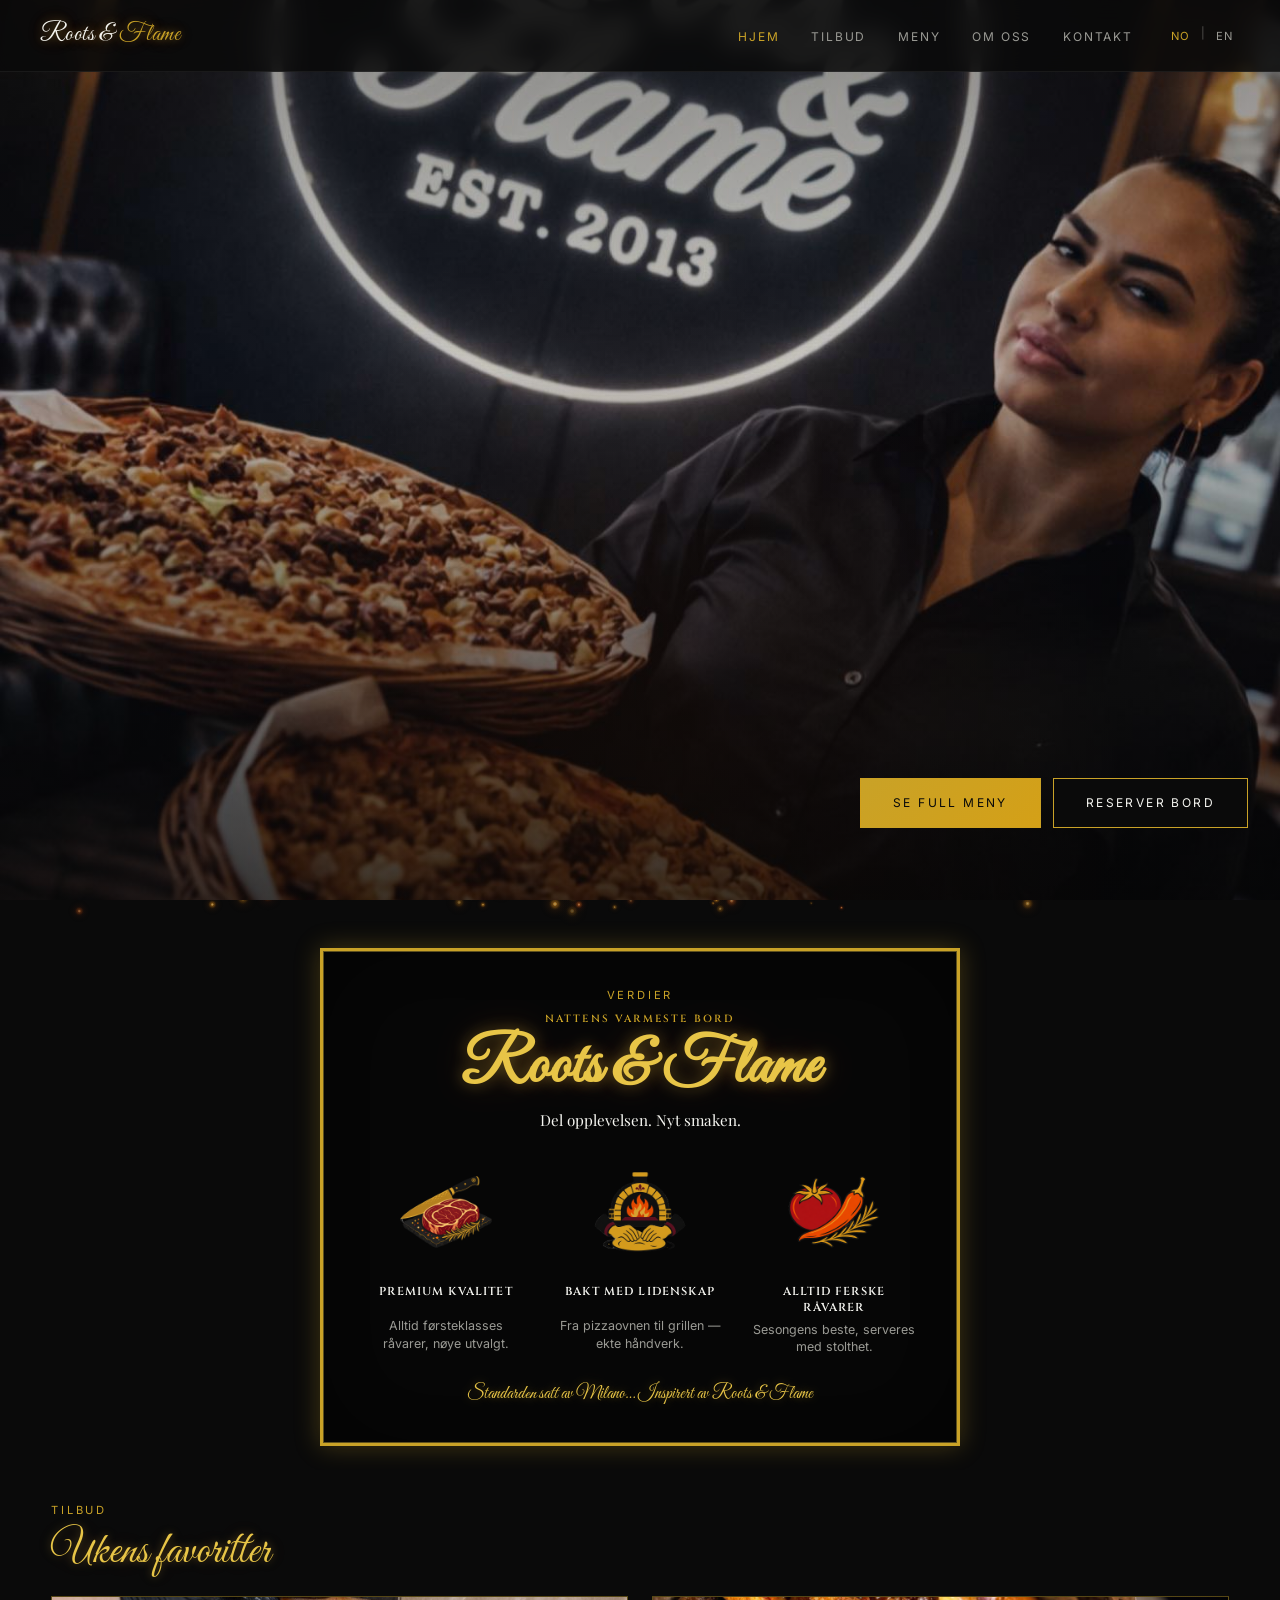
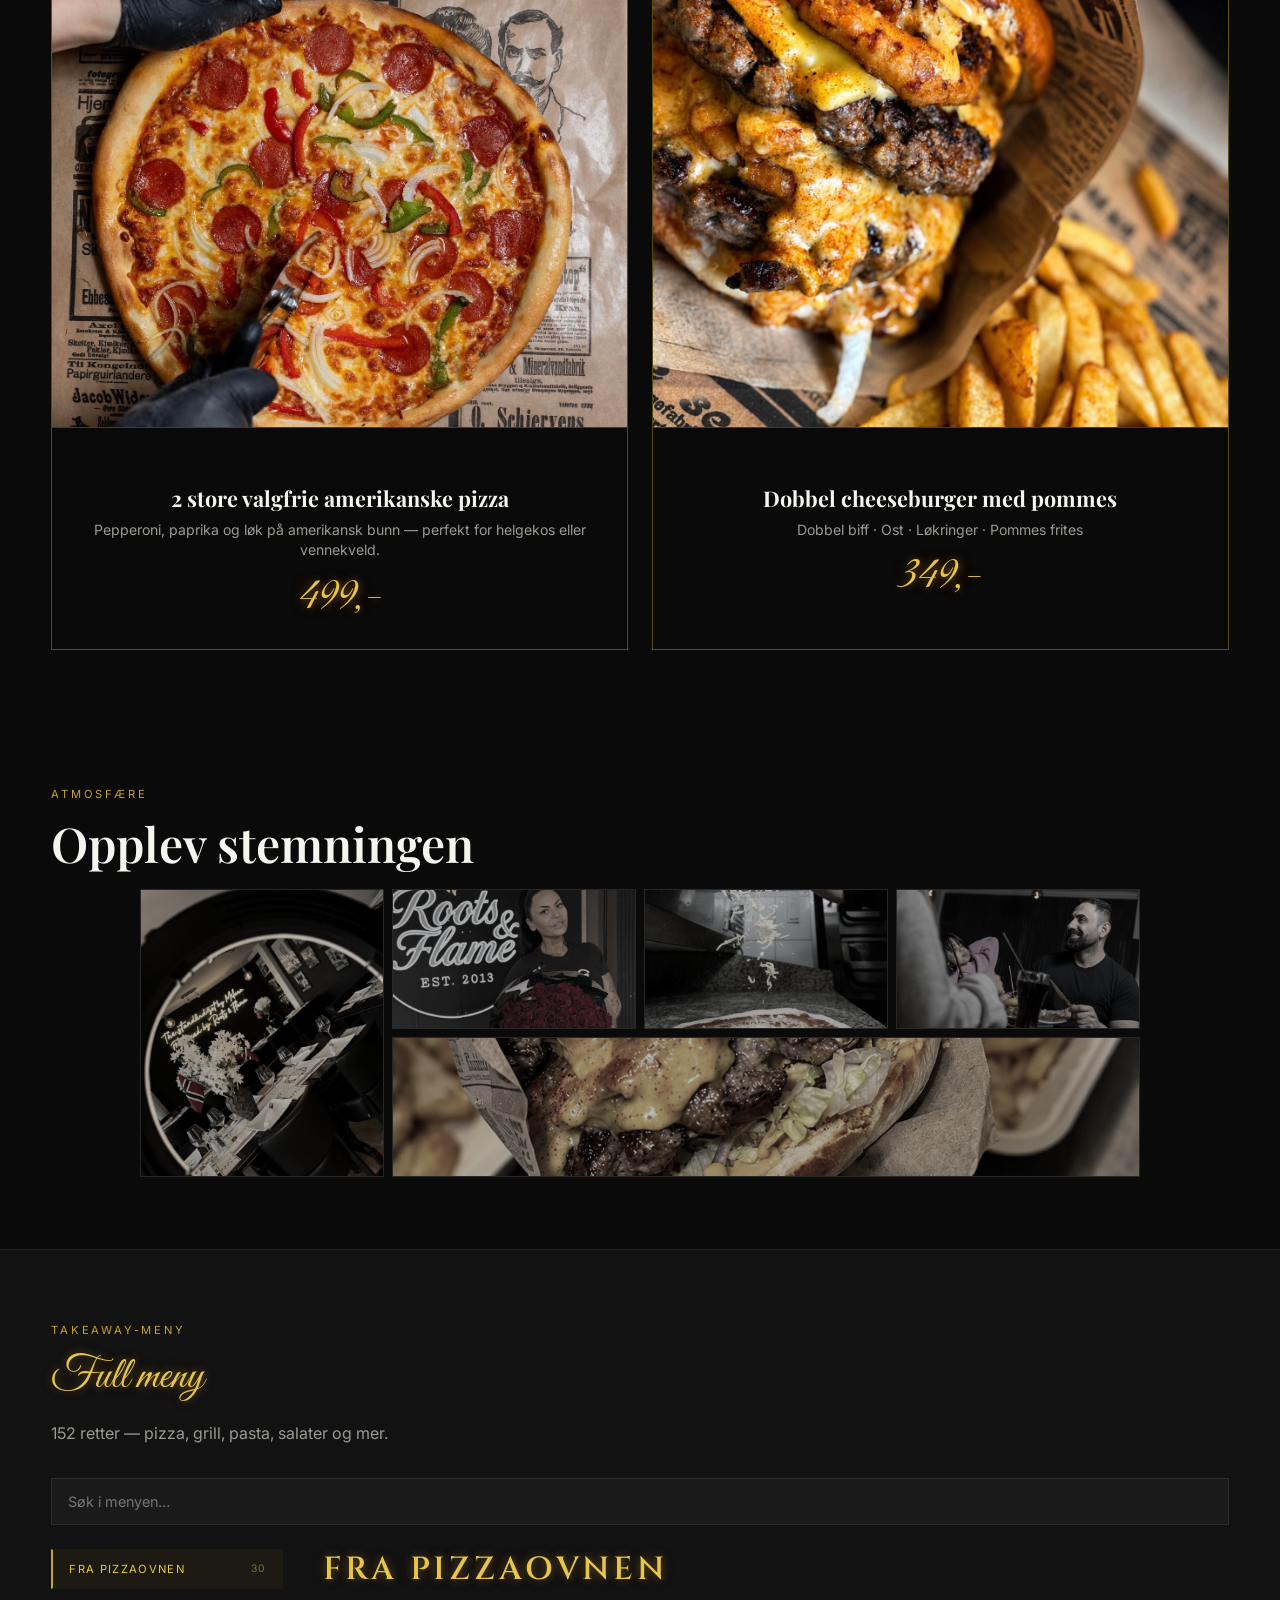
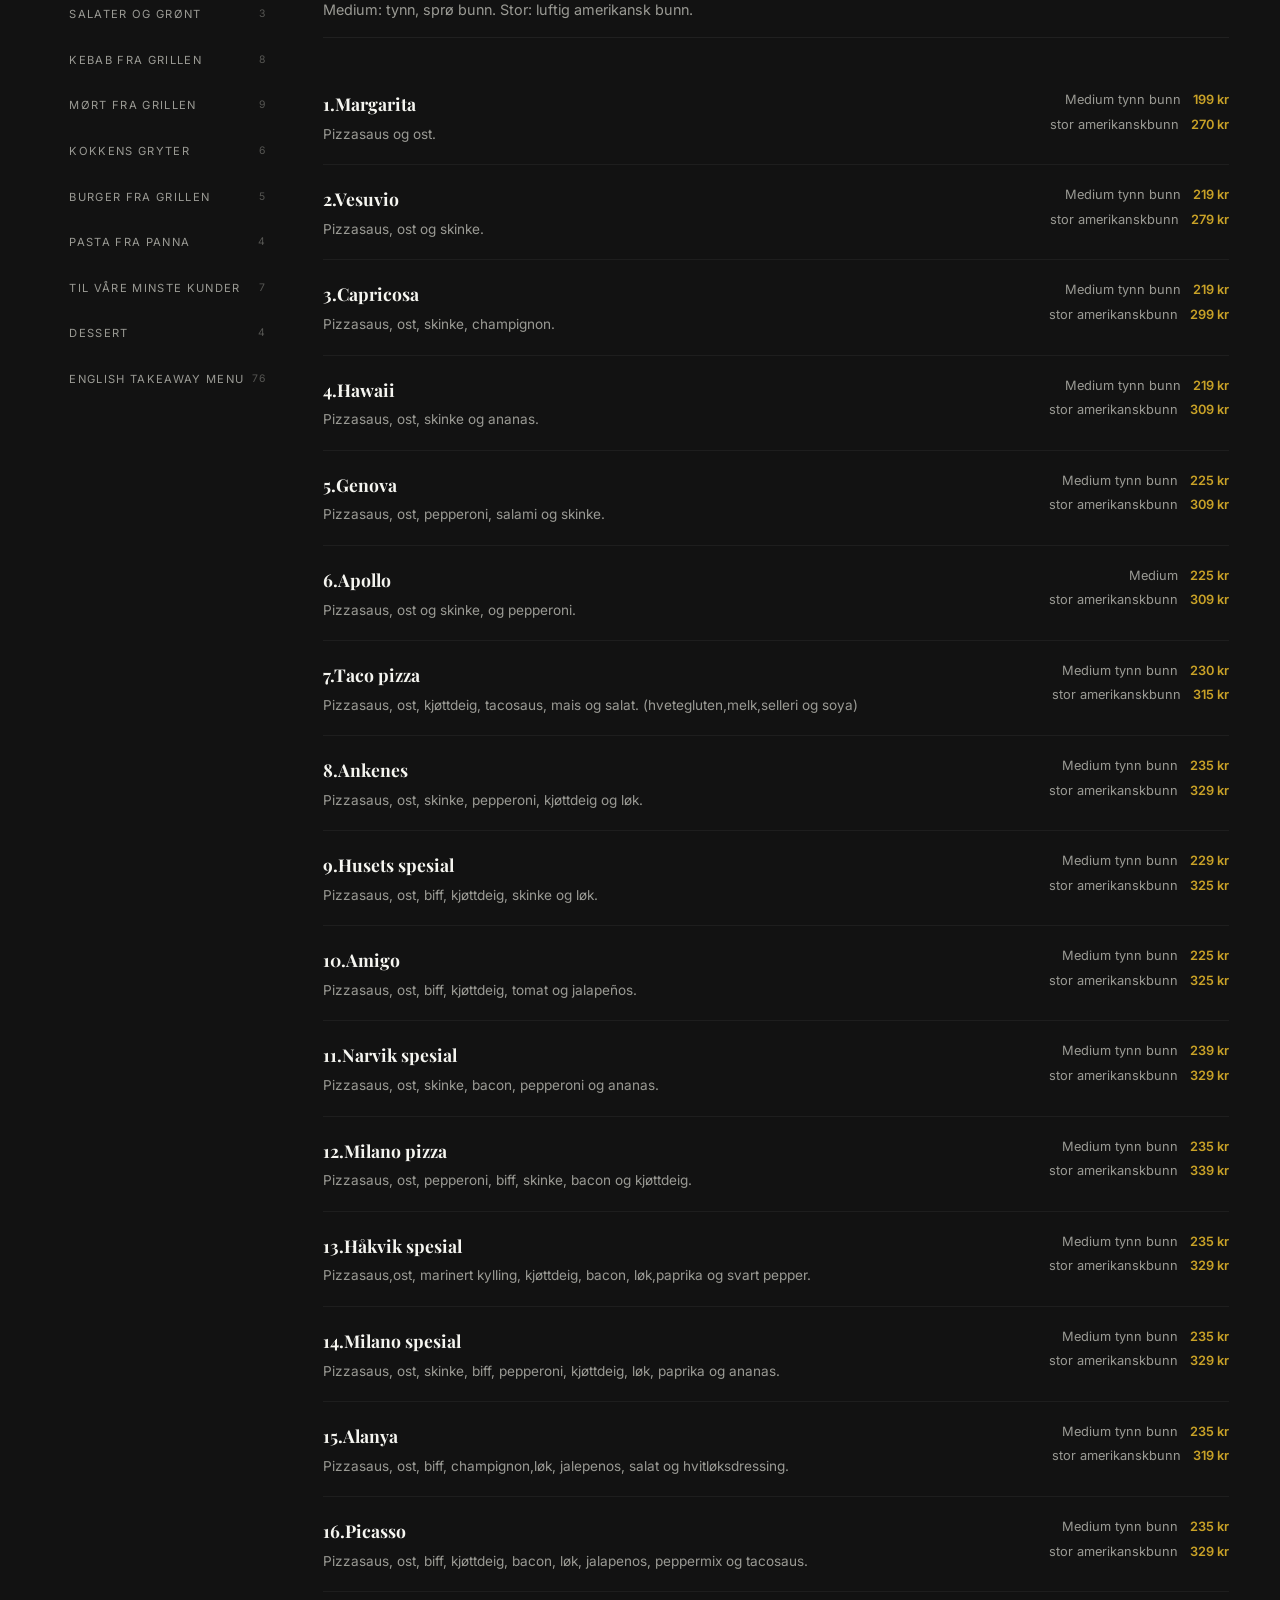
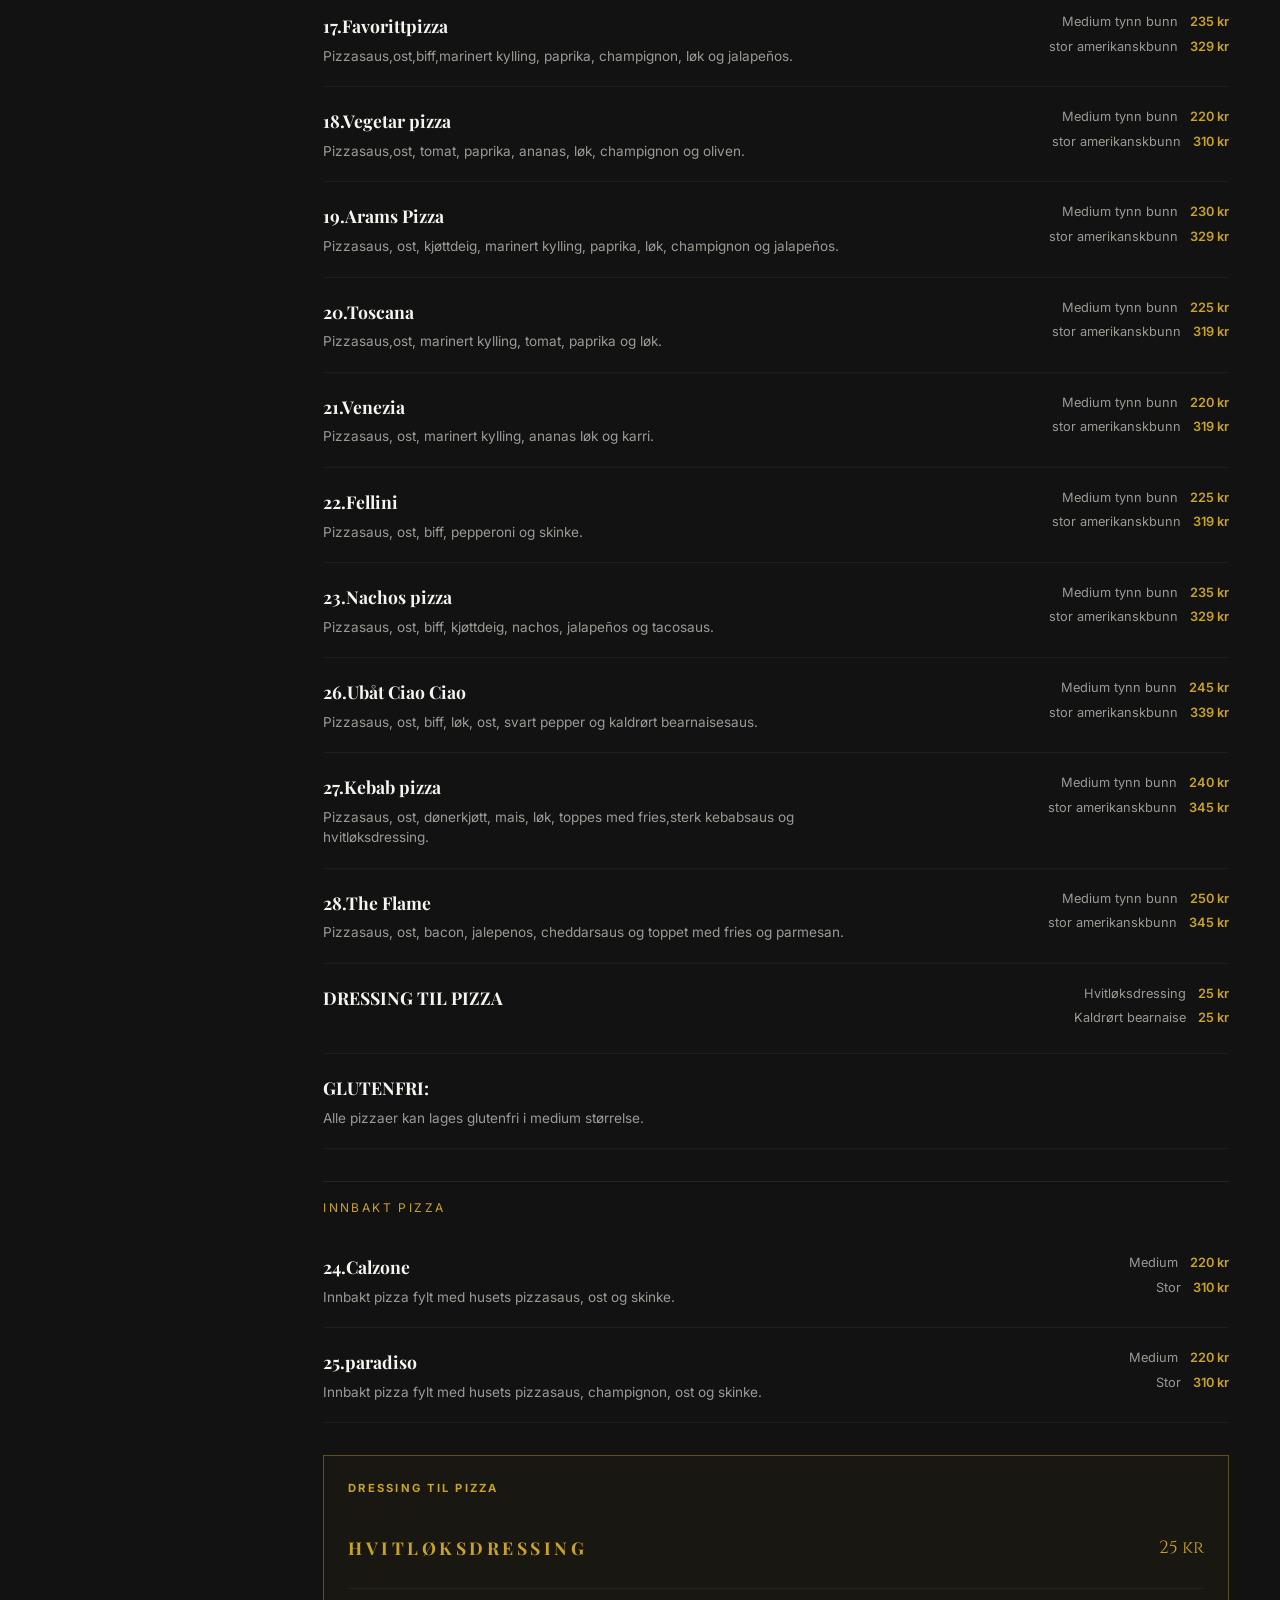
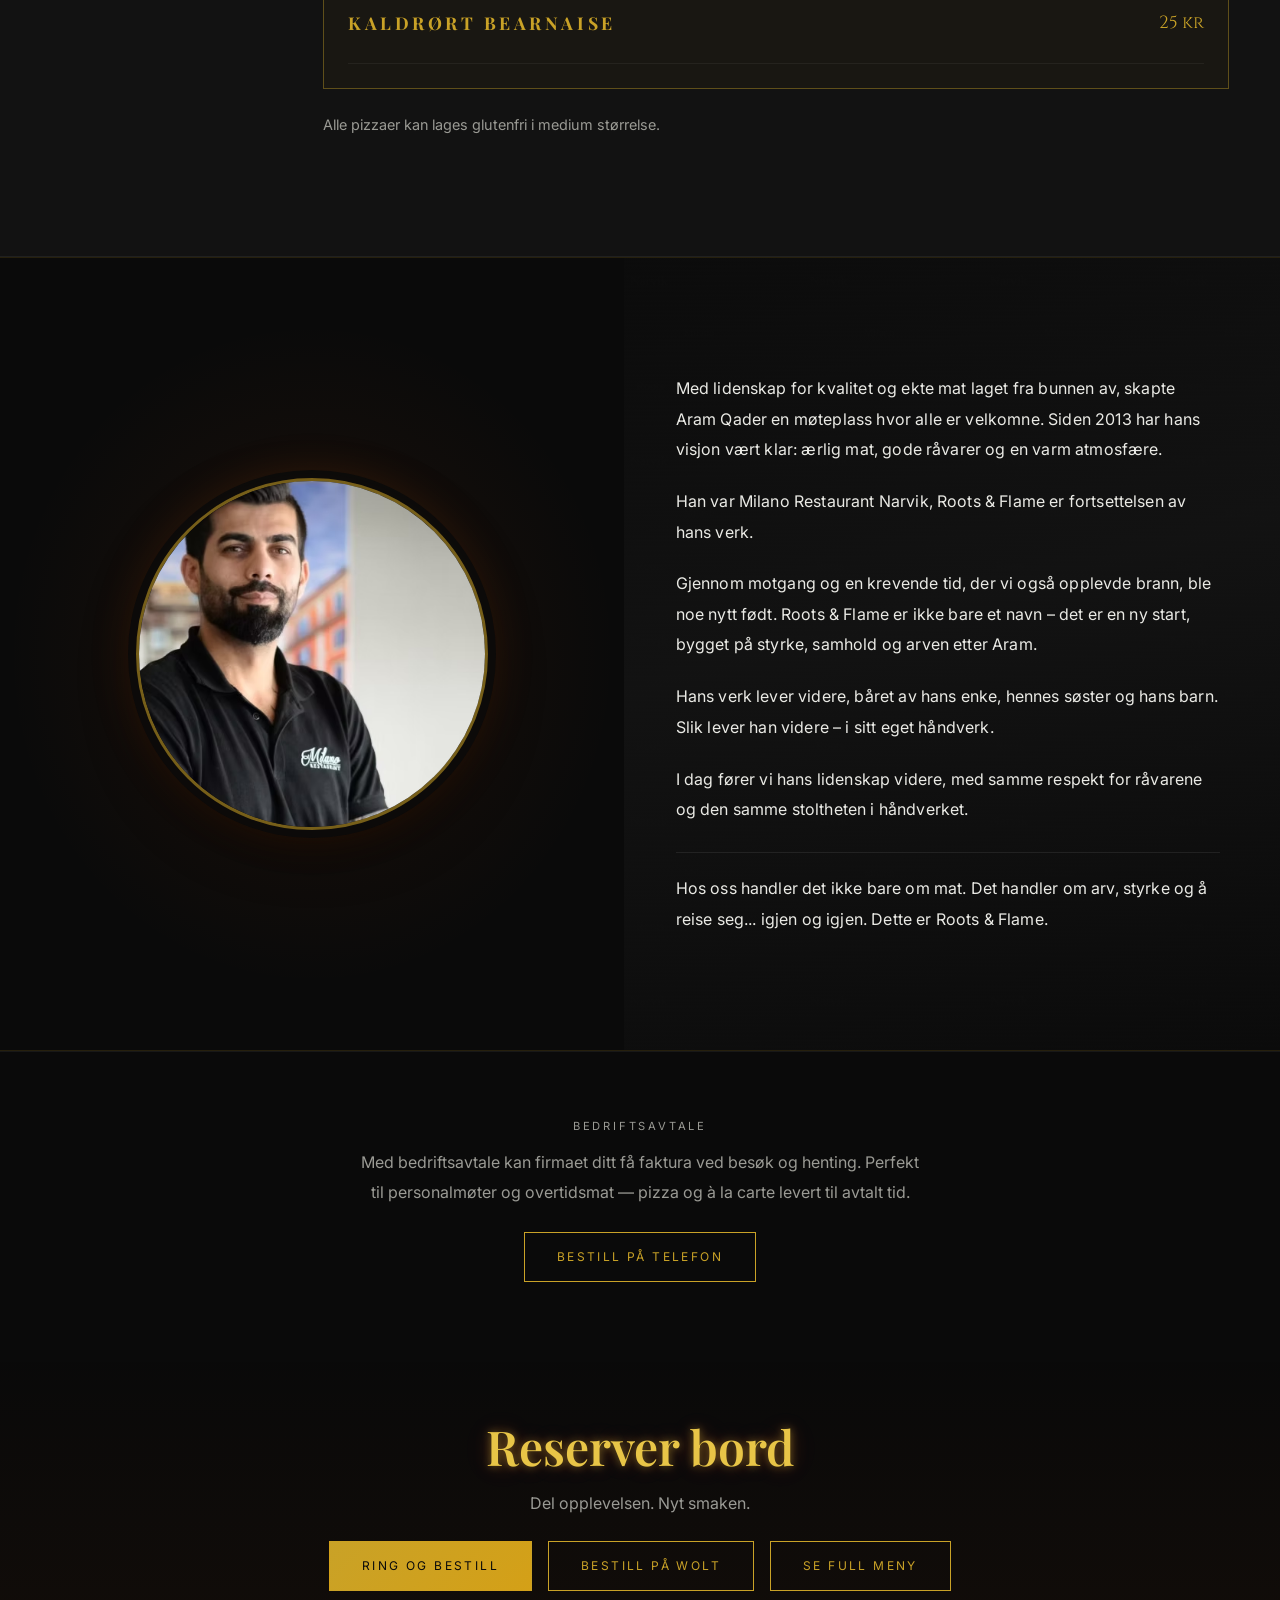
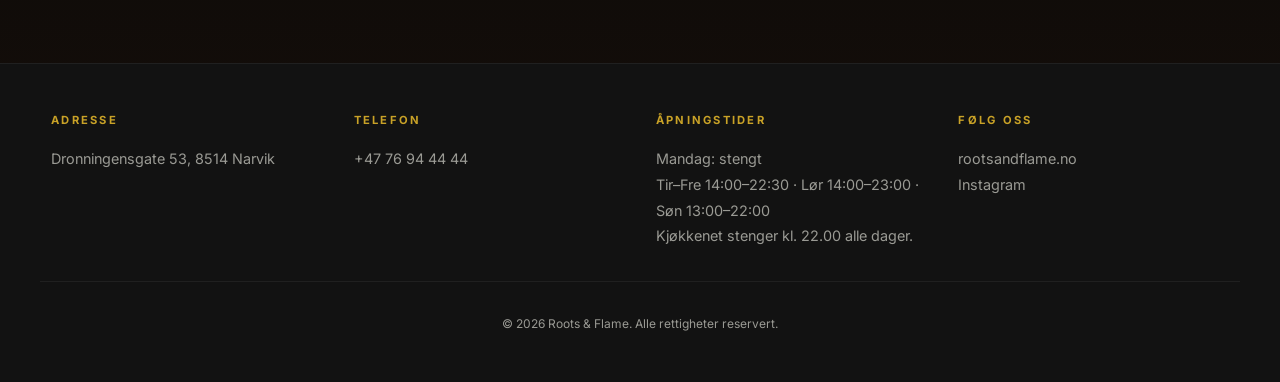
<file: index.html>
<!DOCTYPE html>
<html lang="no">
<head>
  <meta charset="UTF-8">
  <meta name="viewport" content="width=device-width, initial-scale=1.0">
  <meta name="description" content="Roots & Flame — restaurant og takeaway i Narvik. Pizza fra ovnen, grill, pasta og mer siden 2013.">
  <meta name="theme-color" content="#0a0a0a">
  <title>Roots & Flame — Restaurant & Takeaway · Narvik</title>
  <link rel="stylesheet" href="shared/css/base.css">
  <link rel="stylesheet" href="shared/css/flame.css">
  <link rel="stylesheet" href="shared/css/neon-site.css?v=15">
  <link rel="stylesheet" href="shared/css/menu-neon.css">
</head>
<body>
  <div id="global-embers" class="global-ember-layer" aria-hidden="true"></div>

  <div class="site-wrap">
    <nav class="site-nav" aria-label="Hovedmeny">
      <a href="#home" class="logo neon-text">Roots & <span>Flame</span></a>
      <button class="nav-toggle" type="button" aria-label="Meny">☰</button>
      <ul class="nav-links">
        <li><a href="#home" data-i18n="nav_home">Hjem</a></li>
        <li><a href="#offers" data-i18n="nav_offers">Tilbud</a></li>
        <li><a href="menu.html" data-i18n="nav_menu">Meny</a></li>
        <li><a href="#about" data-i18n="nav_about">Om oss</a></li>
        <li><a href="#contact" data-i18n="nav_contact">Kontakt</a></li>
        <li class="lang-toggle">
          <button type="button" data-lang="no" class="active">NO</button>
          <span class="sep">|</span>
          <button type="button" data-lang="en">EN</button>
        </li>
      </ul>
    </nav>

    <header id="home" class="m2-hero hero-with-embers">
      <div class="m2-hero__bg" aria-hidden="true">
        <img
          src="shared/assets/hero/hero.jpg"
          alt="Roots & Flame restaurant i Narvik"
          width="1320"
          height="1284"
          fetchpriority="high"
        >
      </div>
      <div class="m2-hero__overlay" aria-hidden="true"></div>
      <div class="m2-hero__content">
        <div class="m2-hero-cta">
          <a href="menu.html" class="btn btn-primary glow-pulse" data-i18n="cta_menu">Se meny</a>
          <a href="tel:+4776944444" class="btn" data-i18n="hero_cta_book">Reserver / bestill</a>
        </div>
      </div>
    </header>

    <section id="experience" class="section-neon centered reveal section-after-burn">
      <div class="flame-edge flame-edge--top" id="hero-flame-edge" aria-hidden="true"></div>
      <div class="container">
        <div class="values-frame">
          <p class="section-label" data-i18n="section_values">Verdier</p>
          <p class="values-frame__eyebrow" data-i18n="neon_tagline">Nattens varmeste bord</p>
          <h1 class="values-frame__title neon-text">Roots & Flame</h1>
          <p class="values-frame__tagline" data-i18n="tagline">Del opplevelsen. Nyt smaken.</p>
          <div class="values-grid values-grid--cards">
            <article class="value-card">
              <div class="value-card__visual">
                <img
                  src="shared/assets/values/value-premium-quality.png?v=3"
                  alt=""
                  width="480"
                  height="480"
                  loading="lazy"
                >
              </div>
              <div class="value-card__body">
                <h4 data-i18n="value_quality">Premium kvalitet</h4>
                <p data-i18n="value_quality_desc">Alltid førsteklasses råvarer, nøye utvalgt.</p>
              </div>
            </article>
            <article class="value-card">
              <div class="value-card__visual">
                <img
                  src="shared/assets/values/value-baked-passion.png?v=3"
                  alt=""
                  width="480"
                  height="480"
                  loading="lazy"
                >
              </div>
              <div class="value-card__body">
                <h4 data-i18n="value_passion">Bakt med lidenskap</h4>
                <p data-i18n="value_passion_desc">Fra pizzaovnen til grillen — ekte håndverk.</p>
              </div>
            </article>
            <article class="value-card">
              <div class="value-card__visual">
                <img
                  src="shared/assets/values/value-fresh-ingredients.png?v=3"
                  alt=""
                  width="480"
                  height="480"
                  loading="lazy"
                >
              </div>
              <div class="value-card__body">
                <h4 data-i18n="value_fresh">Alltid ferske råvarer</h4>
                <p data-i18n="value_fresh_desc">Sesongens beste, serveres med stolthet.</p>
              </div>
            </article>
          </div>
          <p class="values-frame__milano neon-text soft" data-i18n="about_milano">Standarden satt av Milano… Inspirert av Roots & Flame</p>
        </div>
      </div>
    </section>

    <section id="offers" class="section-neon reveal">
      <div class="container">
        <p class="section-label" data-i18n="section_offers">Tilbud</p>
        <h2 class="section-title neon-heading neon-text soft" data-i18n="section_offers_title">Ukens favoritter</h2>
        <div class="offers-grid">
          <article class="offer-card offer-card--media">
            <div class="offer-card__media">
              <img
                src="shared/assets/mat/690653828_122127241191159556_8176340201019546744_n.jpg"
                alt="Amerikansk pizza med pepperoni, paprika og løk"
                width="1080"
                height="1080"
                loading="lazy"
              >
            </div>
            <div class="offer-card__body">
              <div class="offer-card__copy">
                <h3 data-i18n="offer_499_title">2 store valgfrie amerikanske pizza</h3>
                <p data-i18n="offer_499_desc">Pepperoni, paprika og løk på amerikansk bunn — perfekt for helgekos eller vennekveld.</p>
              </div>
              <div class="offer-price neon-text">499,-</div>
            </div>
          </article>
          <article class="offer-card offer-card--media">
            <div class="offer-card__media">
              <img
                src="shared/assets/mat/690653765_122127137793159556_7290246797471391288_n.jpg"
                alt="Dobbel cheeseburger med pommes frites"
                width="1080"
                height="1080"
                loading="lazy"
              >
            </div>
            <div class="offer-card__body">
              <div class="offer-card__copy">
                <h3 data-i18n="offer_349_title">Dobbel cheeseburger med pommes</h3>
                <p data-i18n="offer_349_includes">Dobbel biff · Ost · Løkringer · Pommes frites</p>
              </div>
              <div class="offer-price neon-text">349,-</div>
            </div>
          </article>
        </div>
      </div>
    </section>

    <section id="gallery" class="section-neon reveal">
      <div class="container">
        <p class="section-label" data-i18n="section_gallery">Atmosfære</p>
        <h2 class="section-title" data-i18n="section_gallery_title">Opplev stemningen</h2>
        <div class="gallery-wall">
          <div class="g-cell">
            <img src="shared/assets/atmos/690652527_122127127659159556_106707579327465918_n.jpg" alt="" width="1080" height="1080" loading="lazy">
          </div>
          <div class="g-cell">
            <img src="shared/assets/atmos/676010189_122125367889159556_8914119513602479731_n.jpg" alt="" width="1080" height="1080" loading="lazy">
          </div>
          <div class="g-cell">
            <img src="shared/assets/atmos/670492078_122123845809159556_7054179735945329354_n.jpg" alt="" width="1080" height="1080" loading="lazy">
          </div>
          <div class="g-cell">
            <img src="shared/assets/atmos/674192878_122124971229159556_4194818851918240357_n.jpg" alt="" width="1080" height="1080" loading="lazy">
          </div>
          <div class="g-cell">
            <img src="shared/assets/atmos/706650542_122129149287159556_4411247177817037395_n.jpg" alt="" width="1080" height="1080" loading="lazy">
          </div>
        </div>
      </div>
    </section>

    <section id="menu" class="section-neon reveal">
      <div class="container">
        <p class="section-label" data-i18n="section_menu_full">Meny</p>
        <h2 class="section-title neon-heading neon-text soft" data-i18n="section_menu_full_title">Takeaway & à la carte</h2>
        <p class="menu-section-intro" data-i18n="menu_intro">152 retter — pizza, grill, pasta, salater og mer.</p>
        <input type="search" id="menu-search" class="menu-search" data-i18n="menu_search_placeholder" placeholder="Søk i menyen…" aria-label="Søk">
        <div class="menu-layout">
          <nav id="menu-sidebar" class="menu-sidebar" aria-label="Kategorier"></nav>
          <div id="menu-panels"></div>
        </div>
      </div>
    </section>

    <section id="about" class="about-story-section reveal" aria-labelledby="about-heading">
      <h2 id="about-heading" class="visually-hidden" data-i18n="section_about">Om oss</h2>
      <div class="about-story">
        <figure class="about-story__portrait">
          <img
            src="shared/assets/om%20oss/524e14_03e7c5ccead442f7bf6450d473de665c~mv2.jpeg.avif"
            alt="Aram Qader"
            data-i18n-alt="about_portrait_alt"
            loading="lazy"
            width="480"
            height="480"
          >
        </figure>
        <div class="about-story__panel">
          <div class="about-story__copy">
            <p data-i18n="about_p1">Med lidenskap for kvalitet og ekte mat laget fra bunnen av, skapte Aram Qader en møteplass hvor alle er velkomne. Siden 2013 har hans visjon vært klar: ærlig mat, gode råvarer og en varm atmosfære.</p>
            <p data-i18n="about_p2">Han var Milano Restaurant Narvik, Roots &amp; Flame er fortsettelsen av hans verk.</p>
            <p data-i18n="about_p3">Gjennom motgang og en krevende tid, der vi også opplevde brann, ble noe nytt født. Roots &amp; Flame er ikke bare et navn – det er en ny start, bygget på styrke, samhold og arven etter Aram.</p>
            <p data-i18n="about_p4">Hans verk lever videre, båret av hans enke, hennes søster og hans barn. Slik lever han videre – i sitt eget håndverk.</p>
            <p data-i18n="about_p5">I dag fører vi hans lidenskap videre, med samme respekt for råvarene og den samme stoltheten i håndverket.</p>
            <p class="about-story__closing" data-i18n="about_p6">Hos oss handler det ikke bare om mat. Det handler om arv, styrke og å reise seg... igjen og igjen. Dette er Roots &amp; Flame.</p>
          </div>
        </div>
      </div>
    </section>

    <section class="corporate-block reveal">
      <p class="section-label" data-i18n="corporate_title">Bedriftsavtale</p>
      <p data-i18n="corporate_text">Med bedriftsavtale kan firmaet ditt få faktura ved besøk og henting.</p>
      <a href="tel:+4776944444" class="btn" style="margin-top: 1.5rem; display: inline-flex;" data-i18n="order_phone">Bestill på telefon</a>
    </section>

    <section id="reserve" class="reserve-section reveal">
      <h2 class="section-title neon-heading neon-text" data-i18n="book_table">Reserver bord</h2>
      <p style="color: var(--muted);" data-i18n="tagline">Del opplevelsen. Nyt smaken.</p>
      <div class="btn-row">
        <a href="tel:+4776944444" class="btn btn-primary glow-pulse" data-i18n="cta_call">Ring og bestill</a>
        <a href="https://wolt.com/nb/nor/narvik/restaurant/milano-narvik" target="_blank" rel="noopener" class="btn" data-i18n="order_wolt">Wolt</a>
        <a href="menu.html" class="btn" data-i18n="cta_menu">Se meny</a>
      </div>
    </section>

    <footer class="site-footer" id="contact">
      <div class="footer-grid">
        <div>
          <h4 data-i18n="footer_address">Adresse</h4>
          <p><a href="https://maps.google.com/?q=Dronningensgate+53+8514+Narvik" target="_blank" rel="noopener" data-i18n="footer_address_val">Dronningensgate 53, 8514 Narvik</a></p>
        </div>
        <div>
          <h4 data-i18n="footer_phone">Telefon</h4>
          <p><a href="tel:+4776944444" data-i18n="footer_phone_val">+47 76 94 44 44</a></p>
        </div>
        <div>
          <h4 data-i18n="footer_hours">Åpningstider</h4>
          <p data-i18n="monday_closed">Mandag: stengt</p>
          <p data-i18n="hours_line">Tir–Fre 14:00–22:30</p>
          <p data-i18n="footer_kitchen">Kjøkkenet stenger kl. 22.00</p>
        </div>
        <div>
          <h4 data-i18n="footer_follow">Følg oss</h4>
          <p><a href="https://www.rootsandflame.no" target="_blank" rel="noopener">rootsandflame.no</a></p>
          <p><a href="https://www.instagram.com/rootsandflame" target="_blank" rel="noopener">Instagram</a></p>
        </div>
      </div>
      <p class="footer-bottom" data-i18n="footer_copy">© 2026 Roots & Flame</p>
    </footer>
  </div>

  <script src="shared/js/i18n.js"></script>
  <script src="shared/js/ember-canvas.js?v=5"></script>
  <script src="shared/js/menu-data.js"></script>
  <script src="shared/js/menu-render.js"></script>
  <script src="shared/js/app.js"></script>
</body>
</html>
</file>
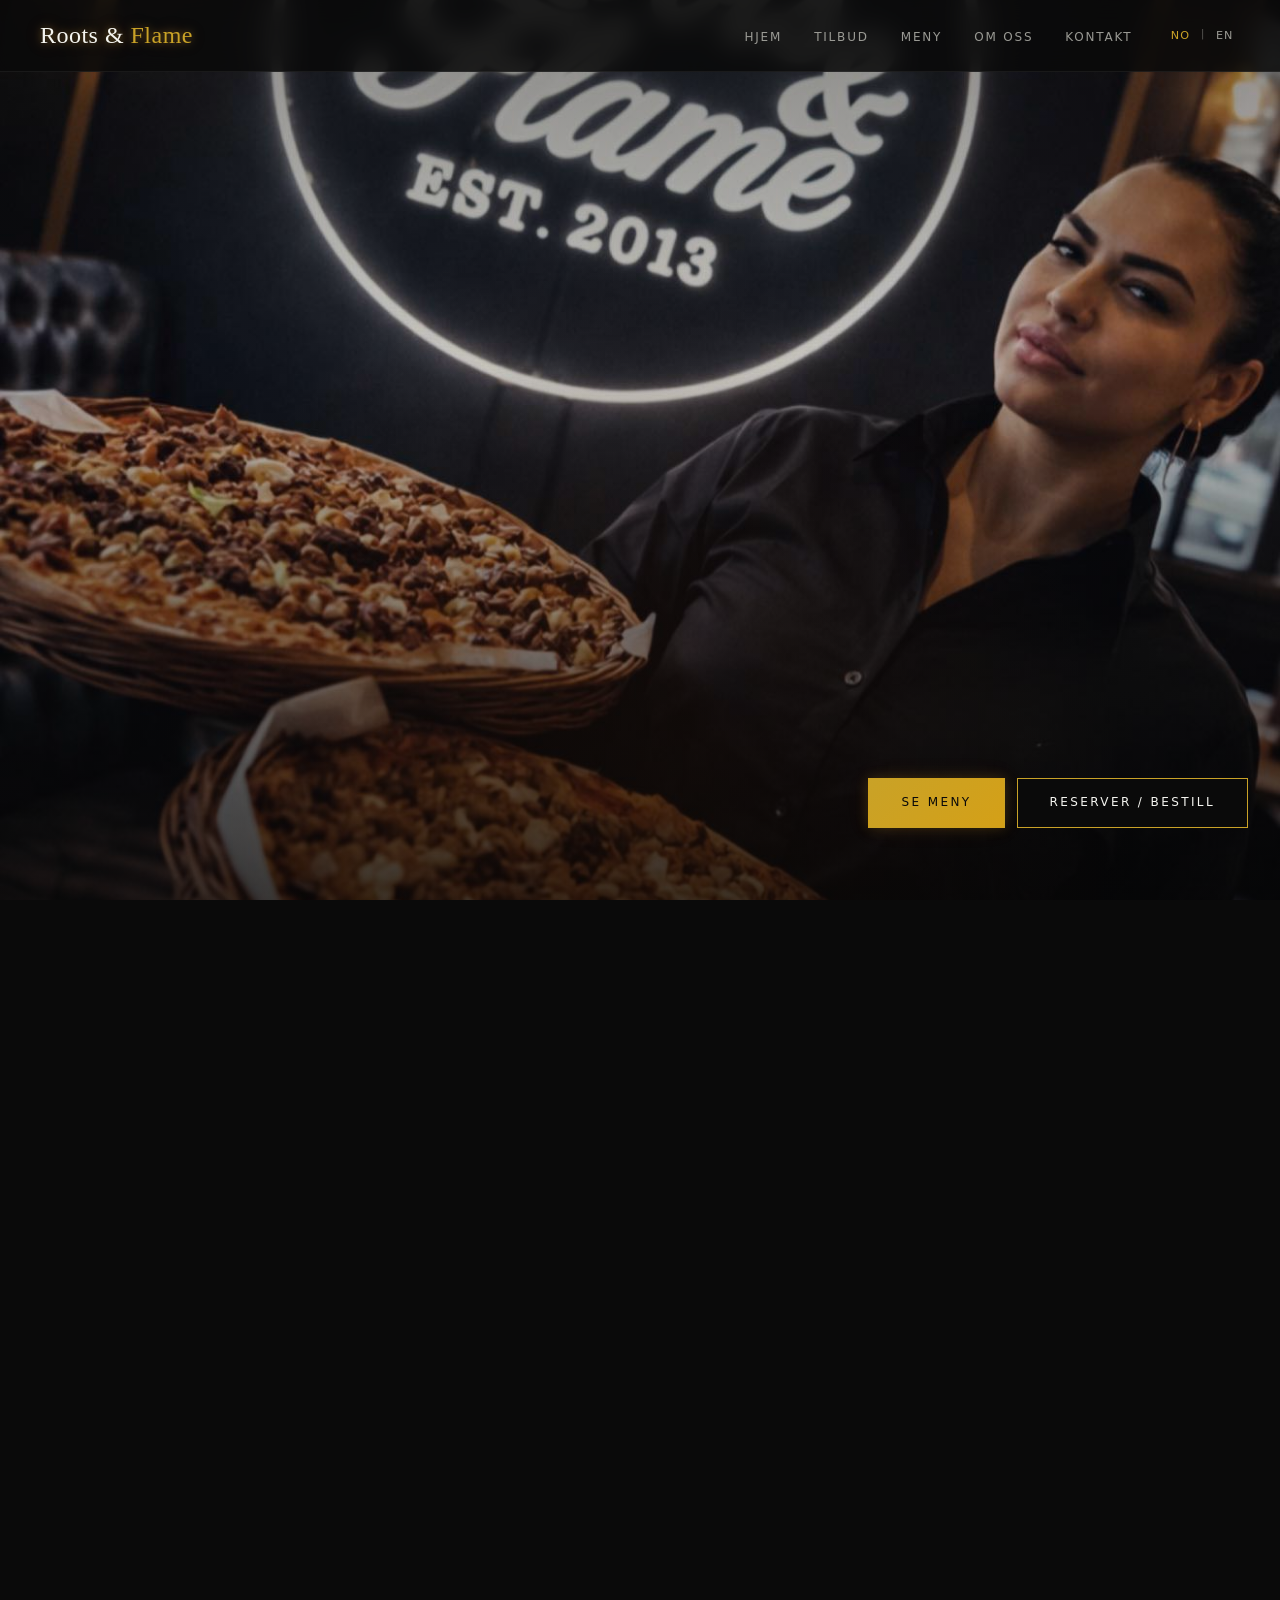
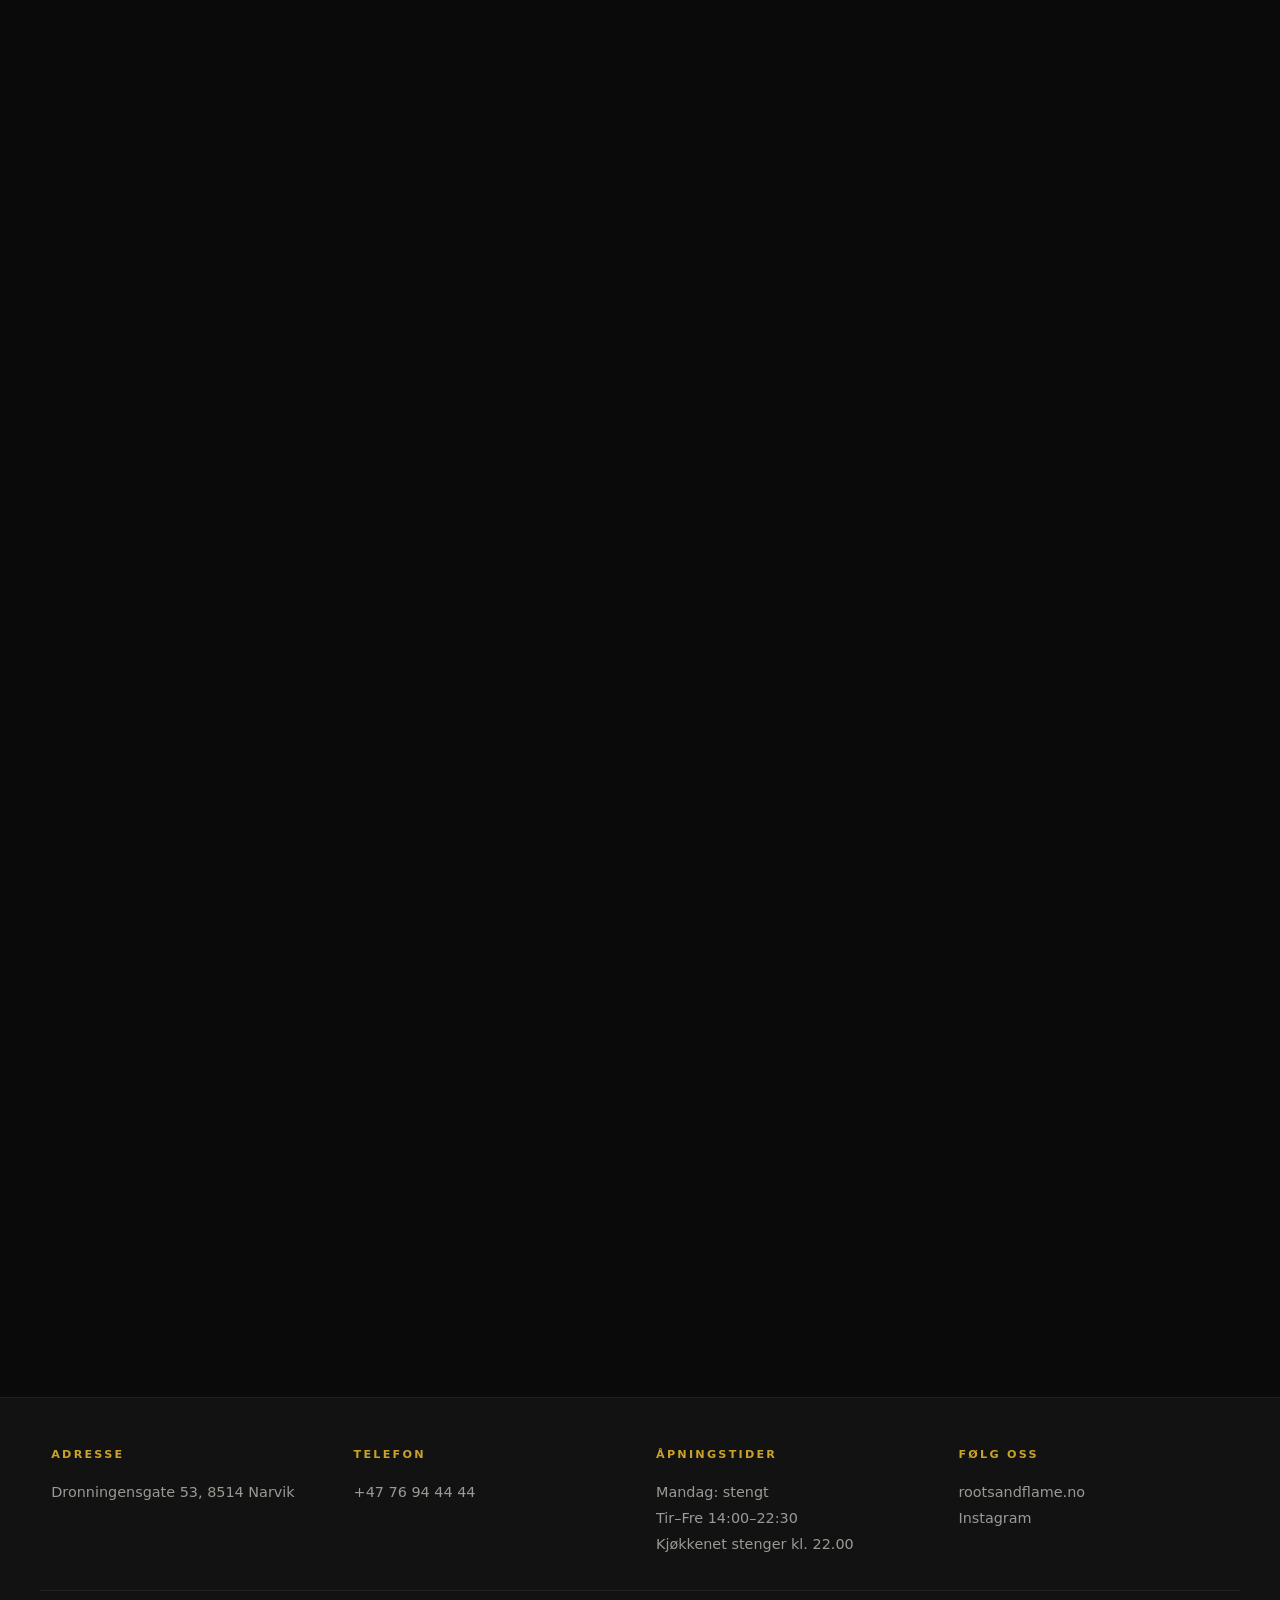
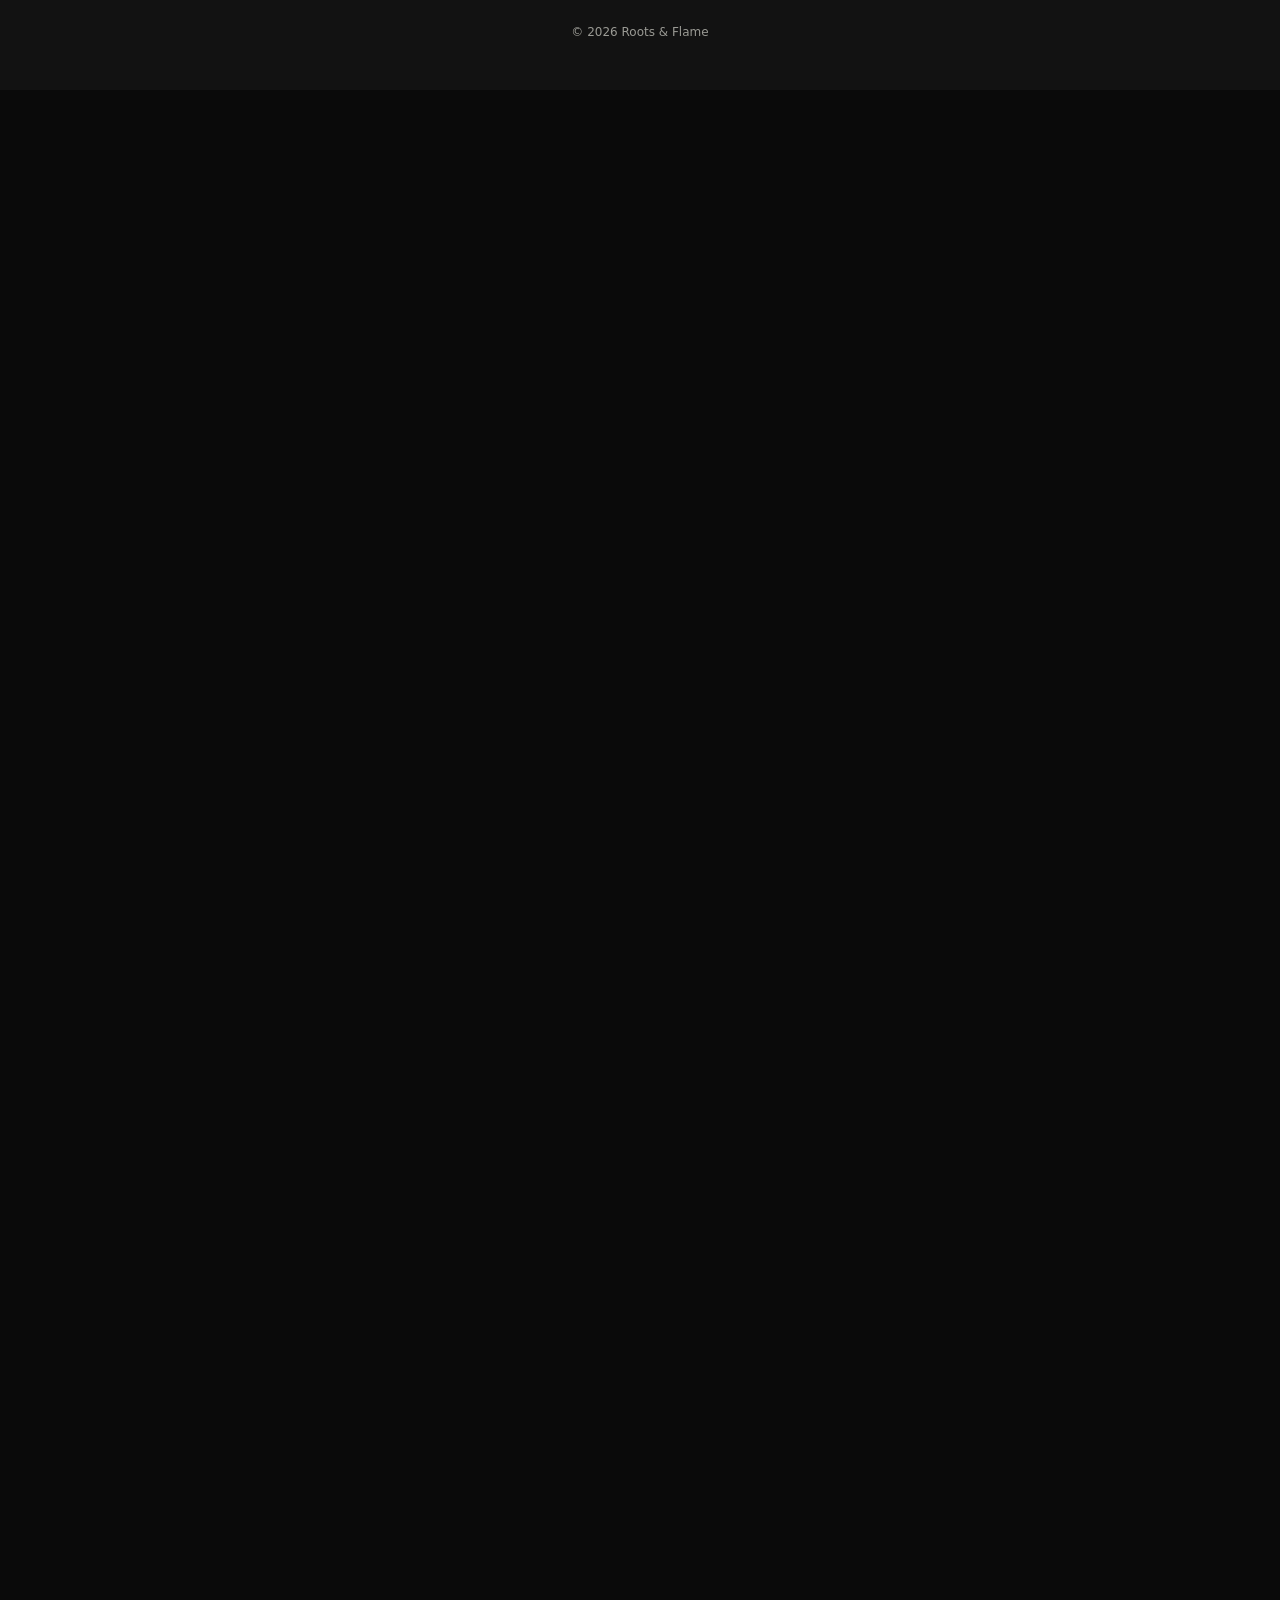
<file: mockups/index.html>
<!DOCTYPE html>
<html lang="no">
<head>
  <meta charset="UTF-8">
  <meta http-equiv="refresh" content="0; url=../index.html">
  <title>Roots & Flame</title>
</head>
<body>
  <p><a href="../index.html">Gå til nettsiden →</a></p>
</body>
</html>
</file>
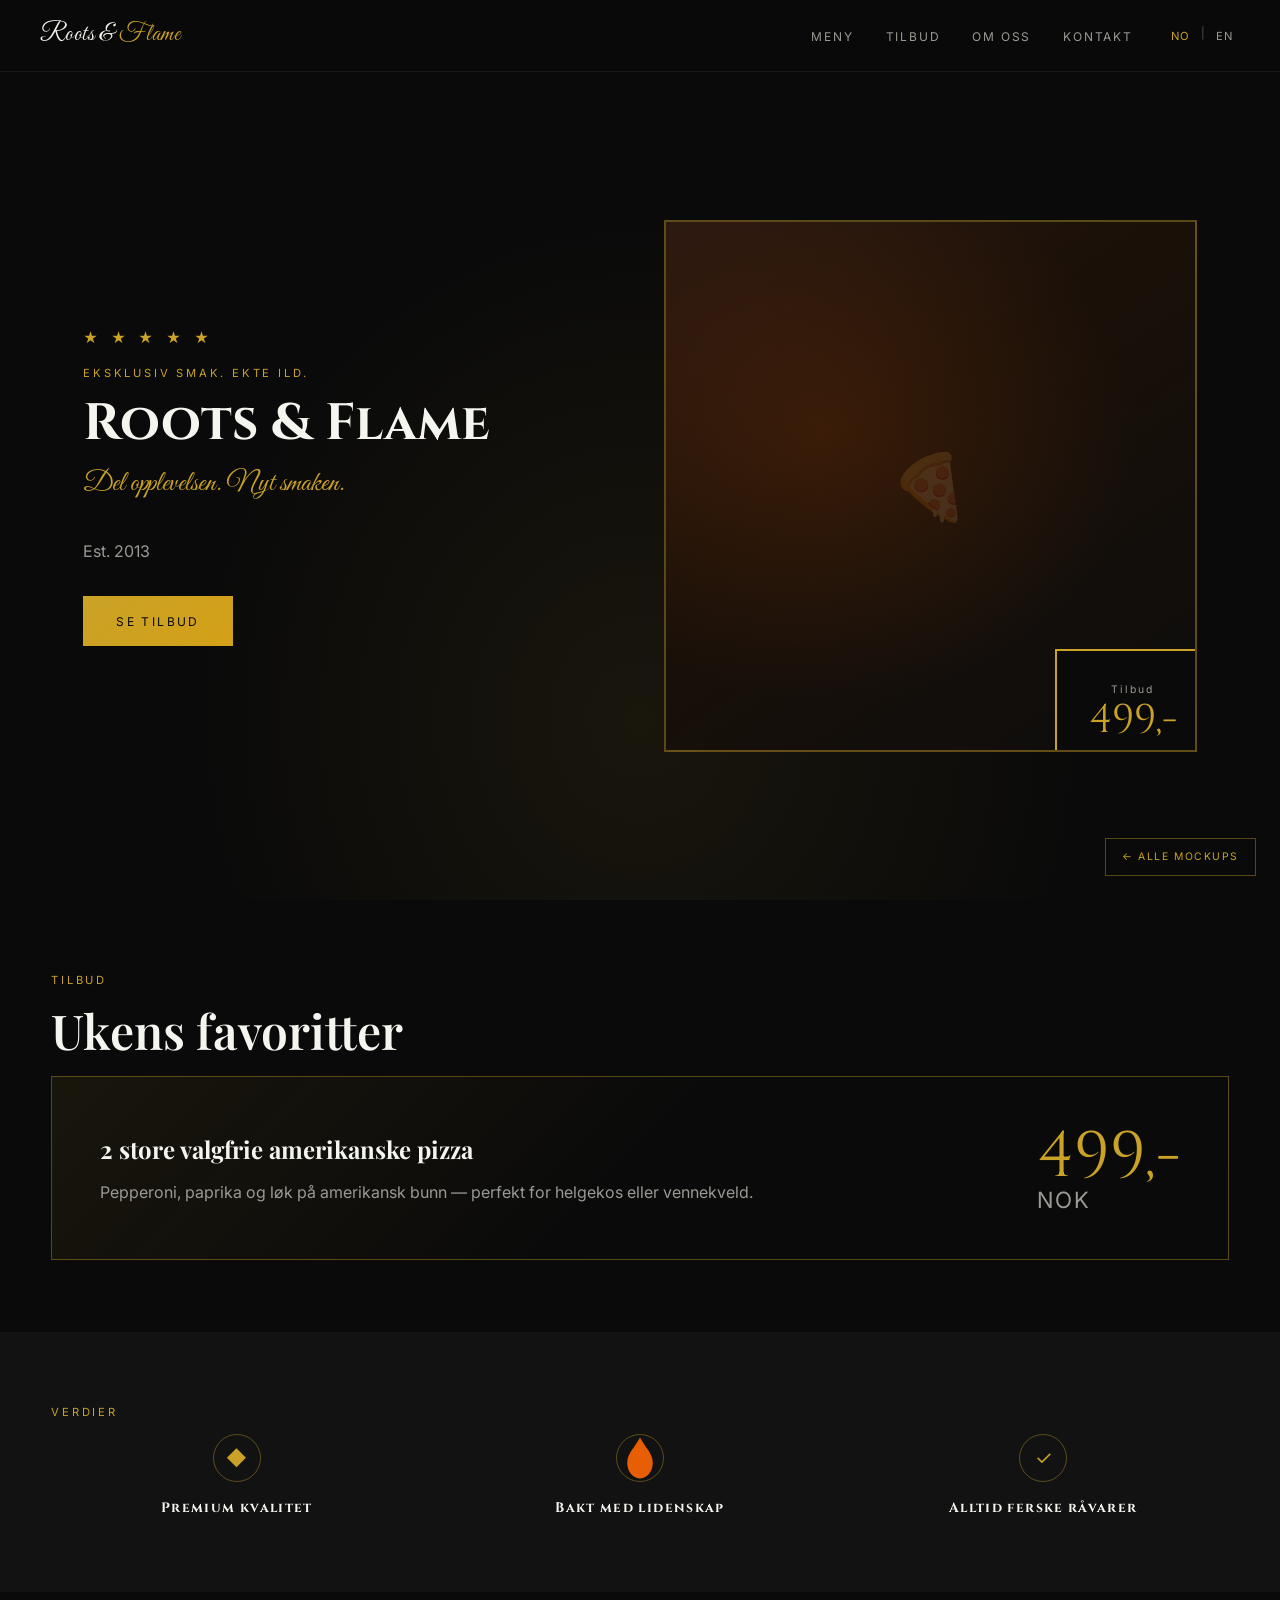
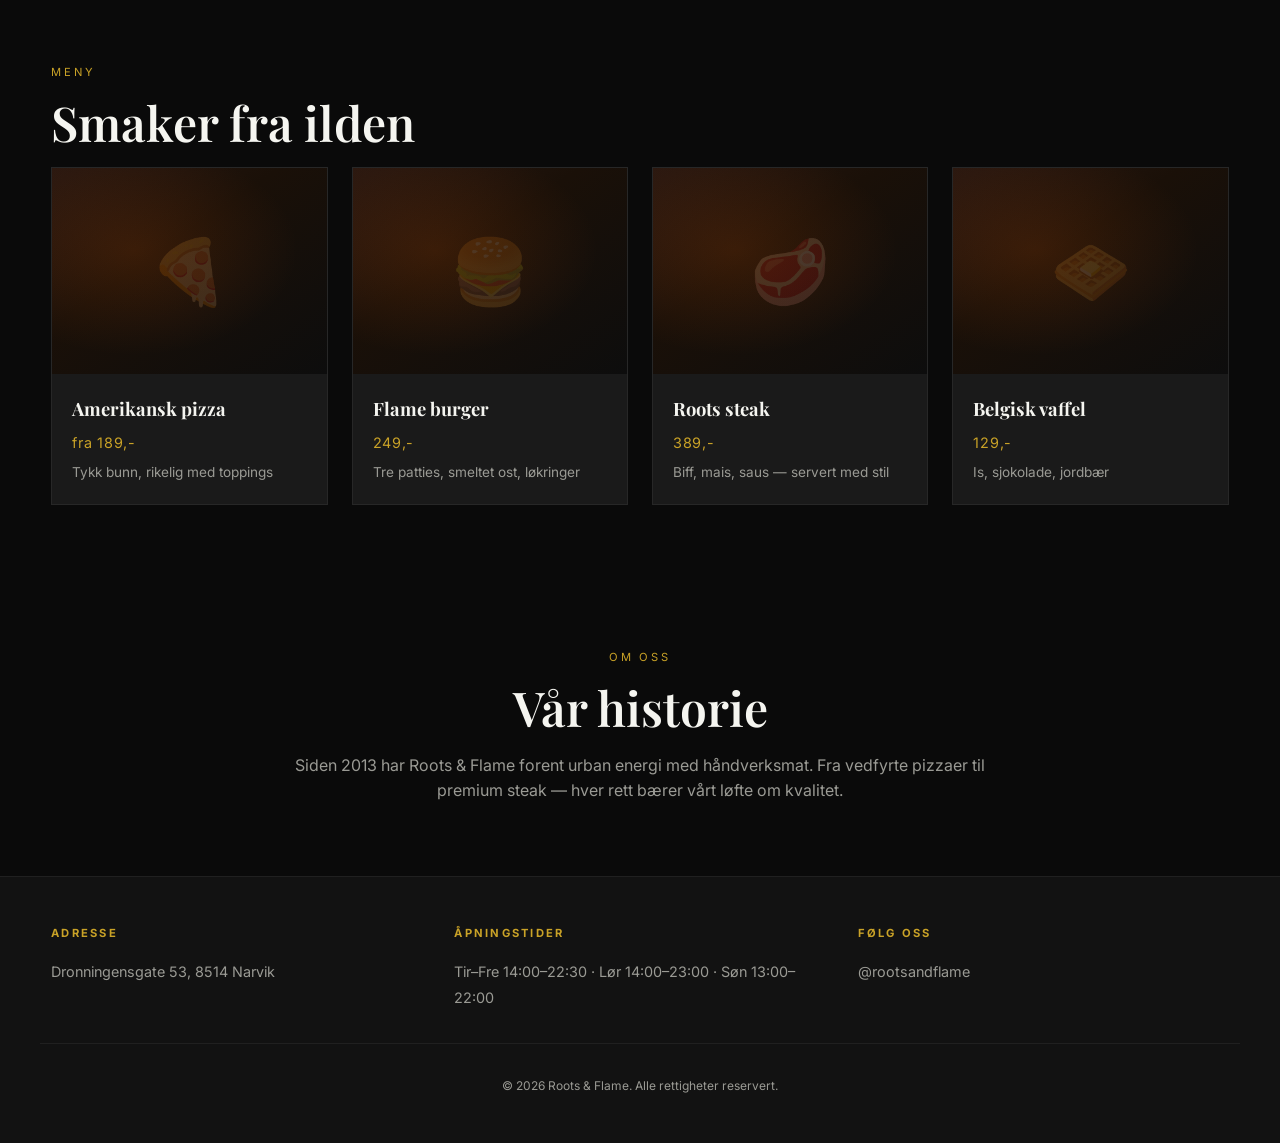
<file: mockups/01-gold-ember/index.html>
<!DOCTYPE html>
<html lang="no">
<head>
  <meta charset="UTF-8">
  <meta name="viewport" content="width=device-width, initial-scale=1.0">
  <title>Roots & Flame — Gold Ember</title>
  <link rel="stylesheet" href="../../shared/css/base.css">
  <link rel="stylesheet" href="../../shared/css/flame.css">
  <style>
    .m1-hero {
      min-height: 100vh;
      display: flex;
      align-items: center;
      padding-top: var(--nav-height);
      background: radial-gradient(ellipse at 50% 80%, rgba(201, 162, 39, 0.08) 0%, transparent 50%), var(--black);
    }
    .m1-hero-inner {
      display: grid;
      grid-template-columns: 1fr 1fr;
      gap: 3rem;
      align-items: center;
      width: var(--container);
      margin-inline: auto;
      padding: 4rem clamp(1rem, 4vw, 2rem);
    }
    .m1-hero .stars { color: var(--gold); letter-spacing: 0.3em; font-size: 0.9rem; margin-bottom: 1rem; }
    .m1-hero h1 {
      font-family: var(--font-display);
      font-size: clamp(2rem, 5vw, 3.2rem);
      line-height: 1.15;
      margin-bottom: 0.5rem;
    }
    .m1-hero .tagline {
      font-family: var(--font-script);
      font-size: clamp(1.25rem, 3vw, 1.75rem);
      color: var(--gold);
      margin-bottom: 2rem;
    }
    .m1-hero .sub { color: var(--muted); max-width: 400px; margin-bottom: 2rem; }
    .m1-pizza-visual {
      aspect-ratio: 1;
      border: 2px solid var(--border-gold);
      position: relative;
    }
    .m1-pizza-visual .badge {
      position: absolute;
      bottom: -1rem;
      right: -1rem;
      background: var(--black);
      border: 2px solid var(--gold);
      padding: 1.5rem 2rem;
      text-align: center;
    }
    .m1-pizza-visual .badge .price {
      font-family: var(--font-display);
      font-size: 2.5rem;
      color: var(--gold);
      line-height: 1;
    }
    .m1-pizza-visual .badge span { font-size: 0.65rem; letter-spacing: 0.2em; color: var(--muted); }
    .values-grid {
      display: grid;
      grid-template-columns: repeat(3, 1fr);
      gap: 2rem;
      text-align: center;
    }
    .values-grid .icon {
      width: 48px;
      height: 48px;
      margin: 0 auto 1rem;
      border: 1px solid var(--border-gold);
      border-radius: 50%;
      display: flex;
      align-items: center;
      justify-content: center;
      color: var(--gold);
      font-size: 1.25rem;
    }
    .values-grid h4 {
      font-family: var(--font-display);
      font-size: 0.85rem;
      letter-spacing: 0.1em;
    }
    @media (max-width: 768px) {
      .m1-hero-inner { grid-template-columns: 1fr; text-align: center; }
      .m1-hero-inner .sub { margin-inline: auto; }
      .values-grid { grid-template-columns: 1fr; gap: 1.5rem; }
      .offer-card { grid-template-columns: 1fr; text-align: center; }
    }
  </style>
</head>
<body>
  <nav class="site-nav">
    <a href="../../index.html" class="logo">Roots & <span>Flame</span></a>
    <button class="nav-toggle" aria-label="Meny">☰</button>
    <ul class="nav-links">
      <li><a href="#menu" data-i18n="nav_menu">Meny</a></li>
      <li><a href="#offers" data-i18n="nav_offers">Tilbud</a></li>
      <li><a href="#about" data-i18n="nav_about">Om oss</a></li>
      <li><a href="#contact" data-i18n="nav_contact">Kontakt</a></li>
      <li class="lang-toggle">
        <button type="button" data-lang="no" class="active">NO</button>
        <span class="sep">|</span>
        <button type="button" data-lang="en">EN</button>
      </li>
    </ul>
  </nav>

  <header class="m1-hero hero-with-embers">
    <div class="m1-hero-inner hero-content">
      <div>
        <p class="stars">★ ★ ★ ★ ★</p>
        <p class="section-label" data-i18n="gold_tagline">Eksklusiv smak. Ekte ild.</p>
        <h1>Roots & Flame</h1>
        <p class="tagline" data-i18n="tagline">Del opplevelsen. Nyt smaken.</p>
        <p class="sub" data-i18n="est">Est. 2013</p>
        <a href="#offers" class="btn btn-primary glow-pulse" data-i18n="hero_cta">Se tilbud</a>
      </div>
      <div class="m1-pizza-visual food-placeholder pizza">
        <div class="badge">
          <span data-i18n="offer_499_banner">TILBUD</span>
          <div class="price">499,-</div>
        </div>
      </div>
    </div>
  </header>

  <section id="offers">
    <div class="container">
      <p class="section-label" data-i18n="section_offers">Tilbud</p>
      <h2 class="section-title" data-i18n="section_offers_title">Ukens favoritter</h2>
      <div class="offer-card">
        <div>
          <h3 style="font-family: var(--font-serif); font-size: 1.5rem; margin-bottom: 0.75rem;" data-i18n="offer_499_title">2 store valgfrie amerikanske pizza</h3>
          <p style="color: var(--muted);" data-i18n="offer_499_desc">Perfekt for helgekos eller vennekveld.</p>
        </div>
        <div class="offer-price">499,-<small>NOK</small></div>
      </div>
    </div>
  </section>

  <section id="values" style="background: var(--charcoal);">
    <div class="container">
      <p class="section-label" data-i18n="section_values">Verdier</p>
      <div class="values-grid">
        <div>
          <div class="icon">◆</div>
          <h4 data-i18n="value_quality">Premium kvalitet</h4>
        </div>
        <div>
          <div class="icon flame-icon">
            <svg viewBox="0 0 28 36"><defs><linearGradient id="fg1" x1="14" y1="36" x2="14" y2="0"><stop offset="0%" stop-color="#c9a227"/><stop offset="100%" stop-color="#e85d04"/></linearGradient></defs><path class="flame-body" d="M14 2C10 10 4 14 4 22c0 6 4 12 10 12s10-6 10-12c0-8-6-12-10-20z" fill="url(#fg1)"/></svg>
          </div>
          <h4 data-i18n="value_passion">Bakt med lidenskap</h4>
        </div>
        <div>
          <div class="icon">✓</div>
          <h4 data-i18n="value_fresh">Alltid ferske råvarer</h4>
        </div>
      </div>
    </div>
  </section>

  <section id="menu">
    <div class="container">
      <p class="section-label" data-i18n="section_menu">Meny</p>
      <h2 class="section-title" data-i18n="section_menu_title">Smaker fra ilden</h2>
      <div class="menu-grid">
        <article class="menu-card"><div class="thumb food-placeholder pizza"></div><div class="info"><h3 data-i18n="menu_pizza">Amerikansk pizza</h3><p class="price">fra 189,-</p><p data-i18n="menu_pizza_desc">Tykk bunn, rikelig med toppings</p></div></article>
        <article class="menu-card"><div class="thumb food-placeholder burger"></div><div class="info"><h3 data-i18n="menu_burger">Flame burger</h3><p class="price">249,-</p><p data-i18n="menu_burger_desc">Tre patties, smeltet ost</p></div></article>
        <article class="menu-card"><div class="thumb food-placeholder steak"></div><div class="info"><h3 data-i18n="menu_steak">Roots steak</h3><p class="price">389,-</p><p data-i18n="menu_steak_desc">Biff, mais, saus</p></div></article>
        <article class="menu-card"><div class="thumb food-placeholder dessert"></div><div class="info"><h3 data-i18n="menu_dessert">Belgisk vaffel</h3><p class="price">129,-</p><p data-i18n="menu_dessert_desc">Is, sjokolade, jordbær</p></div></article>
      </div>
    </div>
  </section>

  <section id="about">
    <div class="container" style="max-width: 700px; text-align: center;">
      <p class="section-label" data-i18n="section_about">Om oss</p>
      <h2 class="section-title" data-i18n="section_about_title">Vår historie</h2>
      <p style="color: var(--muted);" data-i18n="about_text">Siden 2013 har Roots & Flame forent urban energi med håndverksmat.</p>
    </div>
  </section>

  <footer class="site-footer" id="contact">
    <div class="footer-grid">
      <div><h4 data-i18n="footer_address">Adresse</h4><p data-i18n="footer_address_val">Storgata 1, 0000 Oslo</p></div>
      <div><h4 data-i18n="footer_hours">Åpningstider</h4><p data-i18n="footer_hours_val">Man–Tor 11–22</p></div>
      <div><h4 data-i18n="footer_follow">Følg oss</h4><p>@rootsandflame</p></div>
    </div>
    <p class="footer-bottom" data-i18n="footer_copy">© 2026 Roots & Flame</p>
  </footer>

  <a href="../../index.html" class="mockup-switcher">← Alle mockups</a>
  <script src="../../shared/js/i18n.js"></script>
  <script src="../../shared/js/ember-canvas.js"></script>
</body>
</html>
</file>
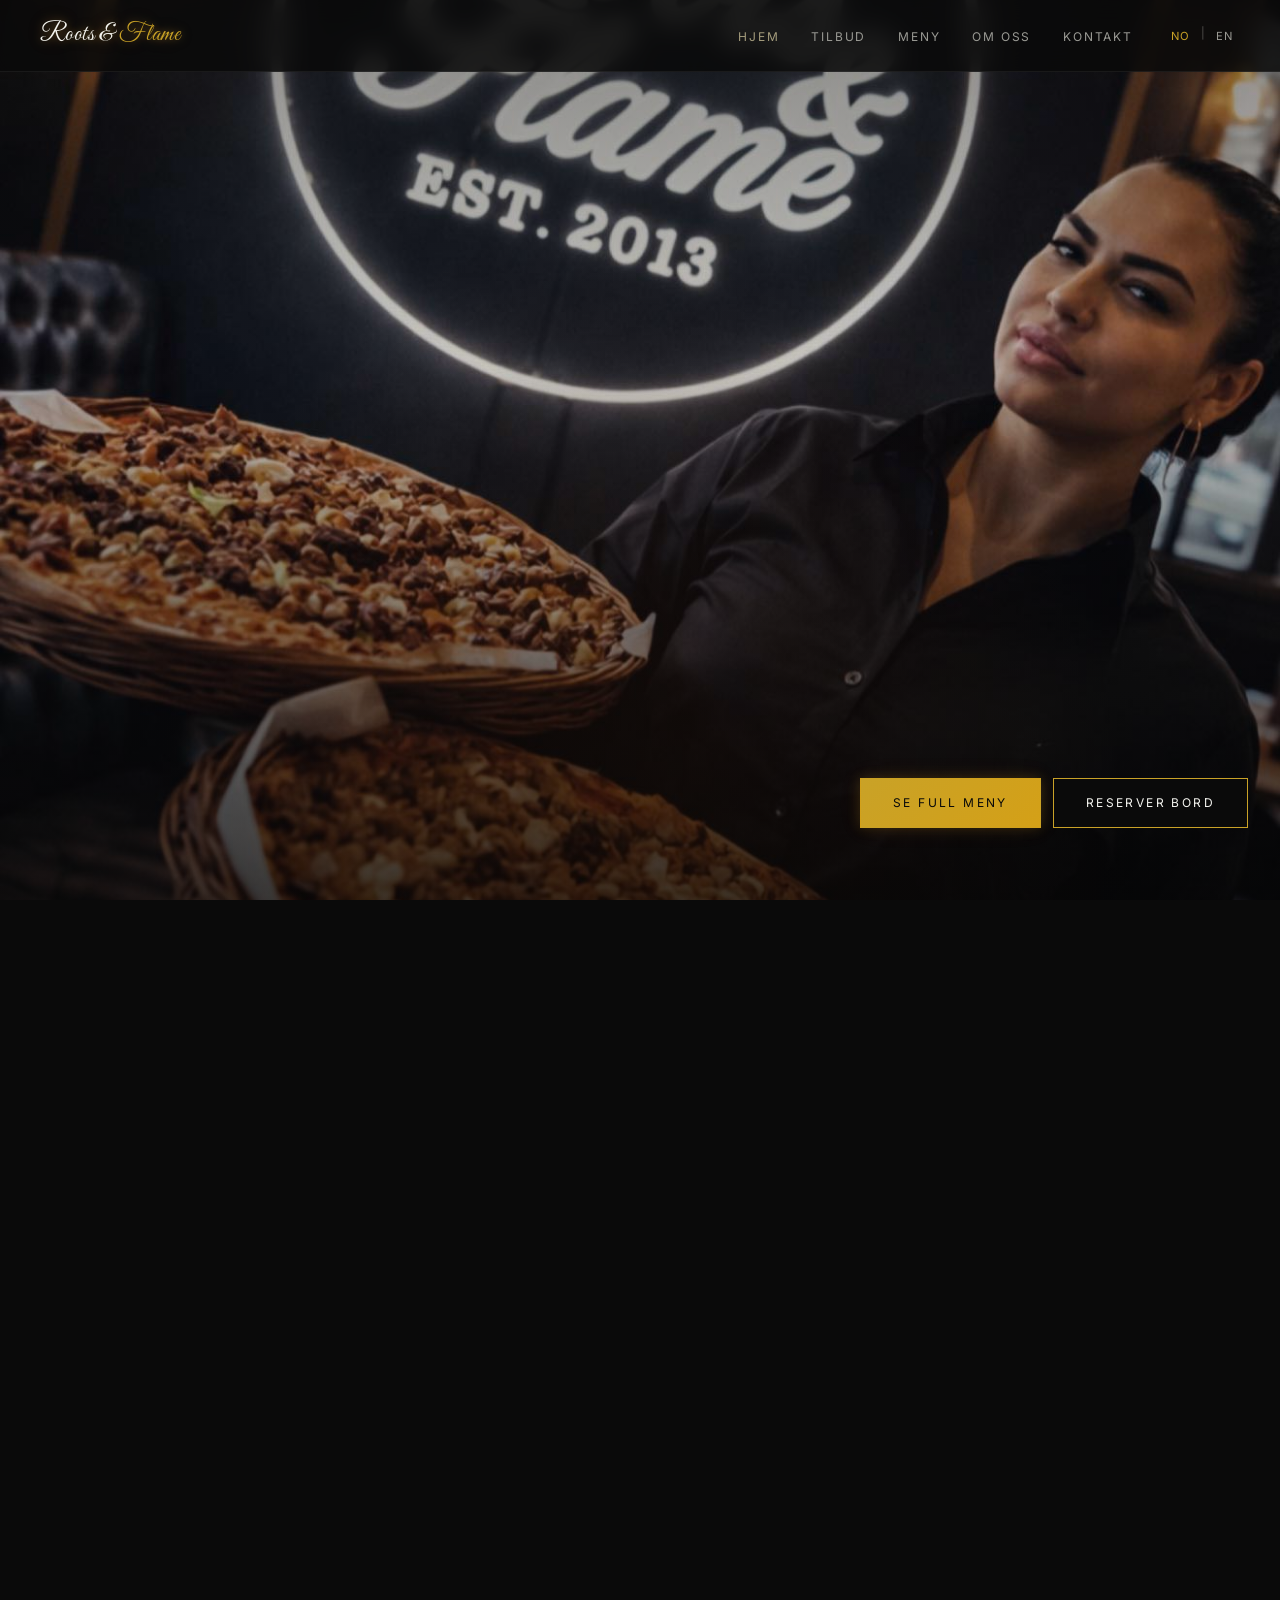
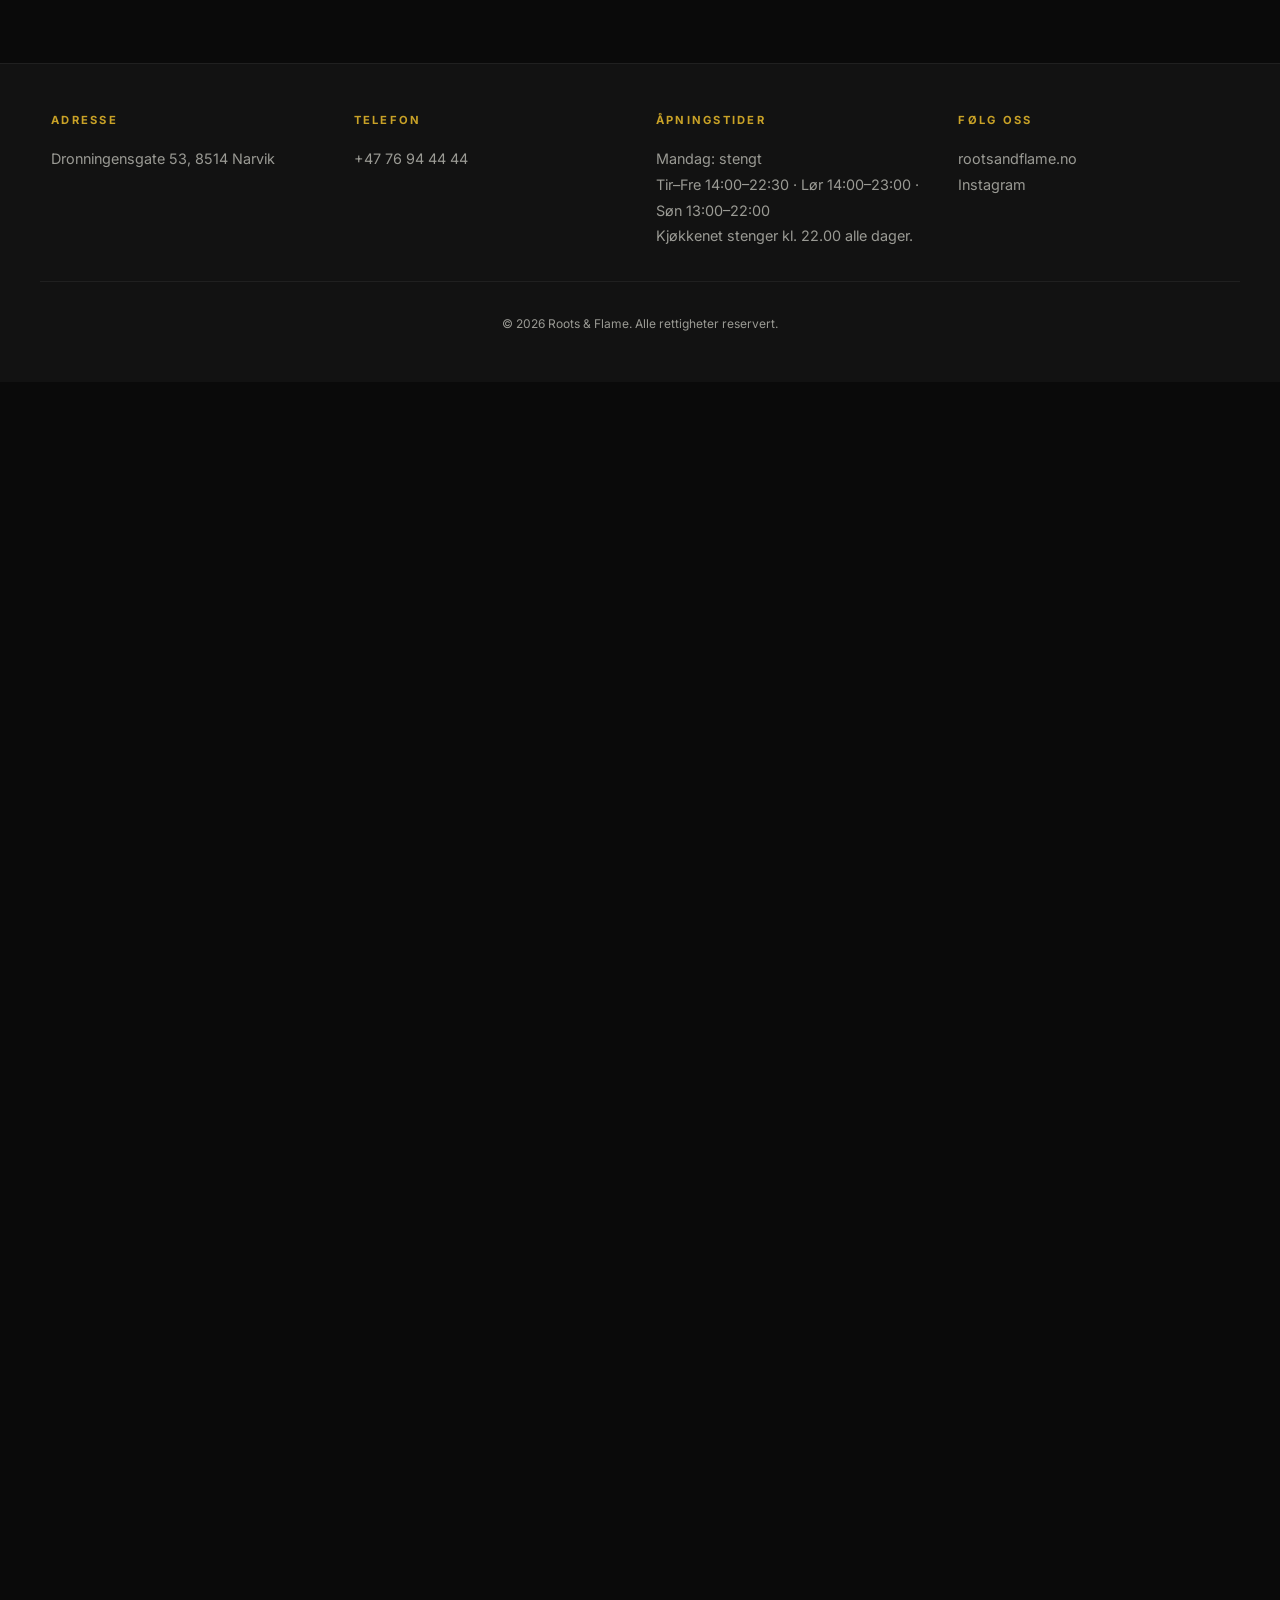
<file: mockups/02-neon-roots/index.html>
<!DOCTYPE html>
<html lang="no">
<head>
  <meta charset="UTF-8">
  <meta http-equiv="refresh" content="0;url=../../index.html">
  <title>Roots & Flame</title>
  <link rel="canonical" href="../../index.html">
</head>
<body>
  <p><a href="../../index.html">Gå til Roots & Flame →</a></p>
</body>
</html>
</file>
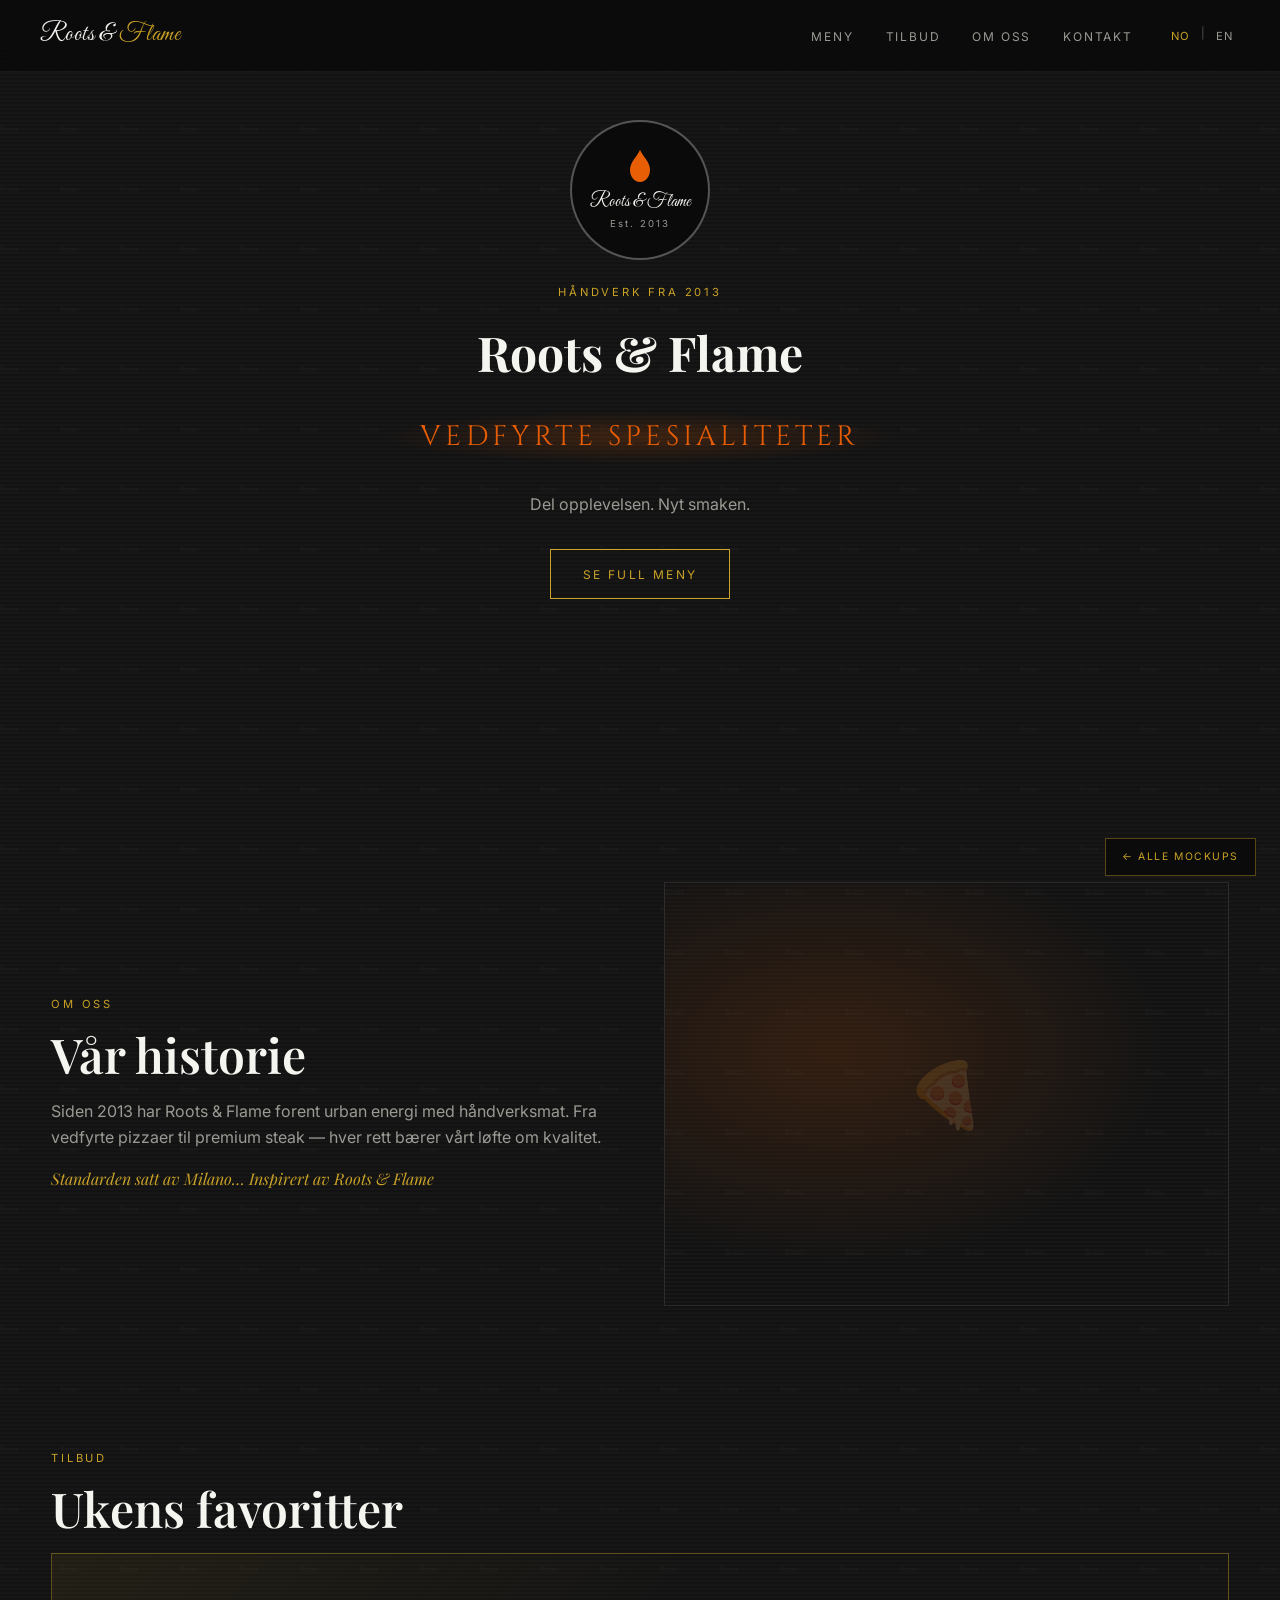
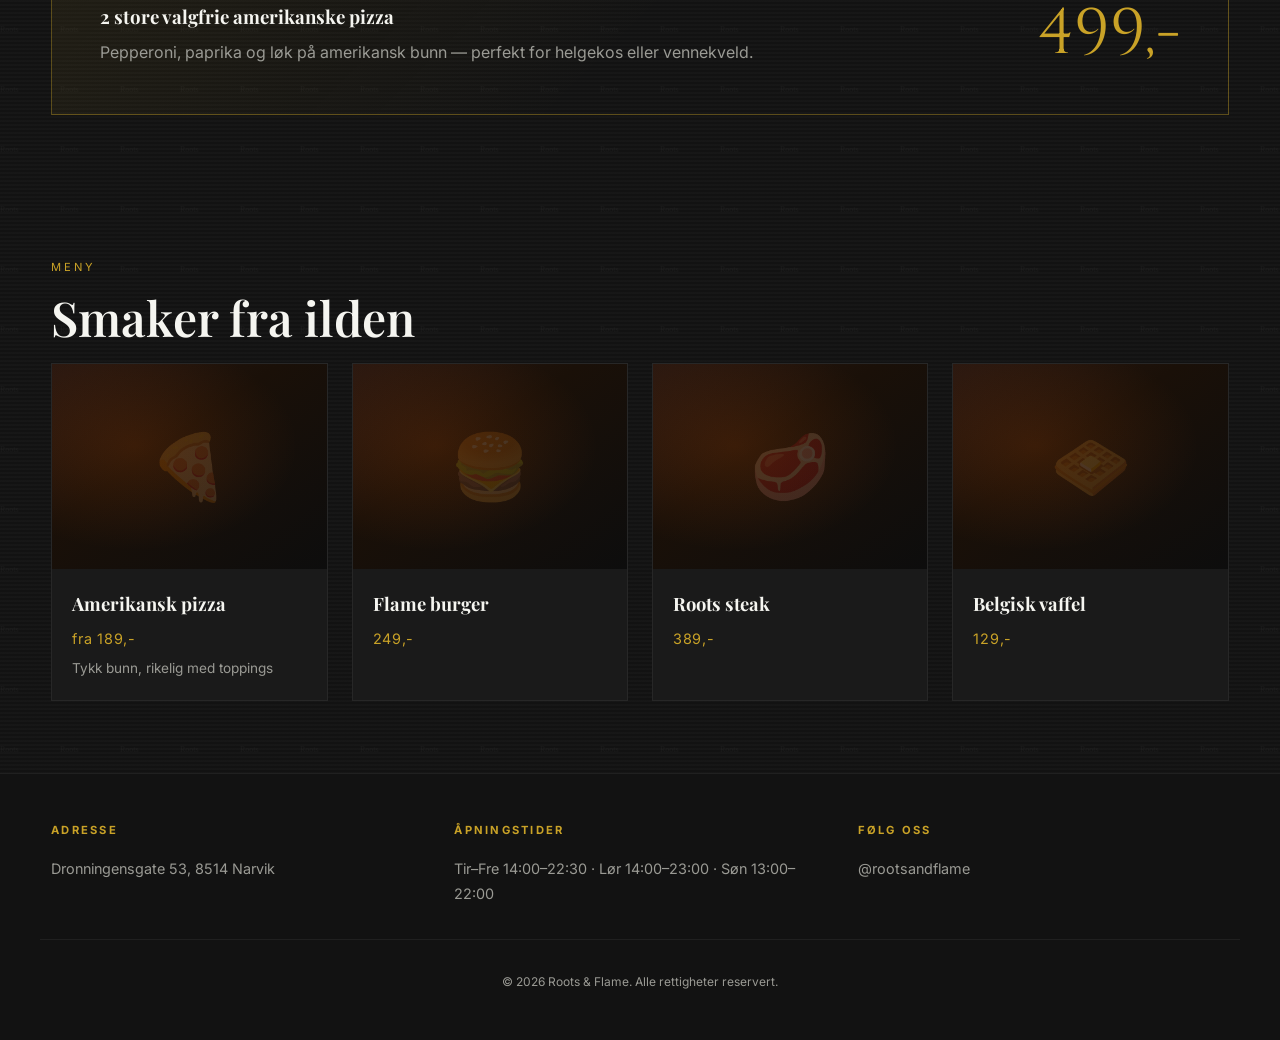
<file: mockups/03-heritage-flame/index.html>
<!DOCTYPE html>
<html lang="no">
<head>
  <meta charset="UTF-8">
  <meta name="viewport" content="width=device-width, initial-scale=1.0">
  <title>Roots & Flame — Heritage Flame</title>
  <link rel="stylesheet" href="../../shared/css/base.css">
  <link rel="stylesheet" href="../../shared/css/flame.css">
  <style>
    body { background: var(--charcoal); }
    .m3-hero {
      min-height: 90vh;
      padding: calc(var(--nav-height) + 3rem) 1.5rem 4rem;
      text-align: center;
      position: relative;
    }
    .m3-logo-ring {
      width: 140px;
      height: 140px;
      border: 2px solid rgba(255,255,255,0.3);
      border-radius: 50%;
      margin: 0 auto 1.5rem;
      display: flex;
      flex-direction: column;
      align-items: center;
      justify-content: center;
      background: var(--black);
    }
    .m3-logo-ring .flame-icon { margin-bottom: 0.25rem; }
    .m3-logo-ring .name {
      font-family: var(--font-script);
      font-size: 1.1rem;
      color: var(--white);
    }
    .m3-logo-ring .est { font-size: 0.6rem; letter-spacing: 0.2em; color: var(--muted); }
    .m3-hero h1 {
      font-family: var(--font-serif);
      font-size: clamp(2rem, 5vw, 3rem);
      margin-bottom: 0.5rem;
    }
    .wood-fired-title {
      font-family: var(--font-display);
      font-size: clamp(1.25rem, 3vw, 1.75rem);
      letter-spacing: 0.15em;
      text-transform: uppercase;
      color: var(--orange);
      display: inline-block;
      margin: 1rem 0 2rem;
    }
    .m3-story {
      display: grid;
      grid-template-columns: 1fr 1fr;
      gap: 3rem;
      align-items: center;
    }
    .m3-pizza-paper {
      aspect-ratio: 4/3;
      border: 1px solid rgba(255,255,255,0.1);
      position: relative;
    }
    .m3-pizza-paper::before {
      content: '';
      position: absolute;
      inset: 8%;
      background: repeating-linear-gradient(0deg, transparent, transparent 4px, rgba(0,0,0,0.03) 4px);
      opacity: 0.5;
      pointer-events: none;
    }
    @media (max-width: 768px) {
      .m3-story { grid-template-columns: 1fr; }
    }
  </style>
</head>
<body class="newsprint-bg">
  <nav class="site-nav">
    <a href="../../index.html" class="logo">Roots & <span>Flame</span></a>
    <button class="nav-toggle" aria-label="Meny">☰</button>
    <ul class="nav-links">
      <li><a href="#menu" data-i18n="nav_menu">Meny</a></li>
      <li><a href="#offers" data-i18n="nav_offers">Tilbud</a></li>
      <li><a href="#about" data-i18n="nav_about">Om oss</a></li>
      <li><a href="#contact" data-i18n="nav_contact">Kontakt</a></li>
      <li class="lang-toggle">
        <button type="button" data-lang="no" class="active">NO</button>
        <span class="sep">|</span>
        <button type="button" data-lang="en">EN</button>
      </li>
    </ul>
  </nav>

  <header class="m3-hero">
    <div class="m3-logo-ring">
      <span class="flame-icon">
        <svg viewBox="0 0 28 36"><defs><linearGradient id="fg3" x1="14" y1="36" x2="14" y2="0"><stop offset="0%" stop-color="#c9a227"/><stop offset="100%" stop-color="#e85d04"/></linearGradient></defs><path class="flame-body" d="M14 2C10 10 4 14 4 22c0 6 4 12 10 12s10-6 10-12c0-8-6-12-10-20z" fill="url(#fg3)"/></svg>
      </span>
      <span class="name">Roots & Flame</span>
      <span class="est" data-i18n="est">Est. 2013</span>
    </div>
    <p class="section-label" data-i18n="heritage_tagline">Håndverk fra 2013</p>
    <h1>Roots & Flame</h1>
    <p class="wood-fired-title wood-fired-glow" data-i18n="wood_fired">Vedfyrte spesialiteter</p>
    <p style="color: var(--muted); max-width: 500px; margin-inline: auto;" data-i18n="tagline">Del opplevelsen. Nyt smaken.</p>
    <a href="#menu" class="btn" style="margin-top: 2rem;" data-i18n="view_menu">Se full meny</a>
  </header>

  <section id="about">
    <div class="container m3-story">
      <div>
        <p class="section-label" data-i18n="section_about">Om oss</p>
        <h2 class="section-title" data-i18n="section_about_title">Vår historie</h2>
        <p style="color: var(--muted); margin-bottom: 1rem;" data-i18n="about_text">Siden 2013 har Roots & Flame forent urban energi med håndverksmat. Fra vedfyrte pizzaer til premium steak.</p>
        <p style="font-family: var(--font-serif); font-style: italic; color: var(--gold);" data-i18n="about_milano">Standarden satt av Milano… Inspirert av Roots & Flame</p>
      </div>
      <div class="m3-pizza-paper food-placeholder pizza newsprint-bg"></div>
    </div>
  </section>

  <section id="offers">
    <div class="container">
      <p class="section-label" data-i18n="section_offers">Tilbud</p>
      <h2 class="section-title" data-i18n="section_offers_title">Ukens favoritter</h2>
      <div class="offer-card">
        <div>
          <h3 style="font-family: var(--font-serif);" data-i18n="offer_499_title">2 store valgfrie amerikanske pizza</h3>
          <p style="color: var(--muted); margin-top: 0.5rem;" data-i18n="offer_499_desc">Perfekt for helgekos.</p>
        </div>
        <div class="offer-price">499,-</div>
      </div>
    </div>
  </section>

  <section id="menu">
    <div class="container">
      <p class="section-label" data-i18n="section_menu">Meny</p>
      <h2 class="section-title" data-i18n="section_menu_title">Smaker fra ilden</h2>
      <div class="menu-grid">
        <article class="menu-card"><div class="thumb food-placeholder pizza"></div><div class="info"><h3 data-i18n="menu_pizza">Amerikansk pizza</h3><p class="price">fra 189,-</p><p data-i18n="menu_pizza_desc">Tykk bunn</p></div></article>
        <article class="menu-card"><div class="thumb food-placeholder burger"></div><div class="info"><h3 data-i18n="menu_burger">Flame burger</h3><p class="price">249,-</p></div></article>
        <article class="menu-card"><div class="thumb food-placeholder steak"></div><div class="info"><h3 data-i18n="menu_steak">Roots steak</h3><p class="price">389,-</p></div></article>
        <article class="menu-card"><div class="thumb food-placeholder dessert"></div><div class="info"><h3 data-i18n="menu_dessert">Belgisk vaffel</h3><p class="price">129,-</p></div></article>
      </div>
    </div>
  </section>

  <footer class="site-footer" id="contact">
    <div class="footer-grid">
      <div><h4 data-i18n="footer_address">Adresse</h4><p data-i18n="footer_address_val">Storgata 1, 0000 Oslo</p></div>
      <div><h4 data-i18n="footer_hours">Åpningstider</h4><p data-i18n="footer_hours_val">Man–Tor 11–22</p></div>
      <div><h4 data-i18n="footer_follow">Følg oss</h4><p>@rootsandflame</p></div>
    </div>
    <p class="footer-bottom" data-i18n="footer_copy">© 2026 Roots & Flame</p>
  </footer>

  <a href="../../index.html" class="mockup-switcher">← Alle mockups</a>
  <script src="../../shared/js/i18n.js"></script>
</body>
</html>
</file>
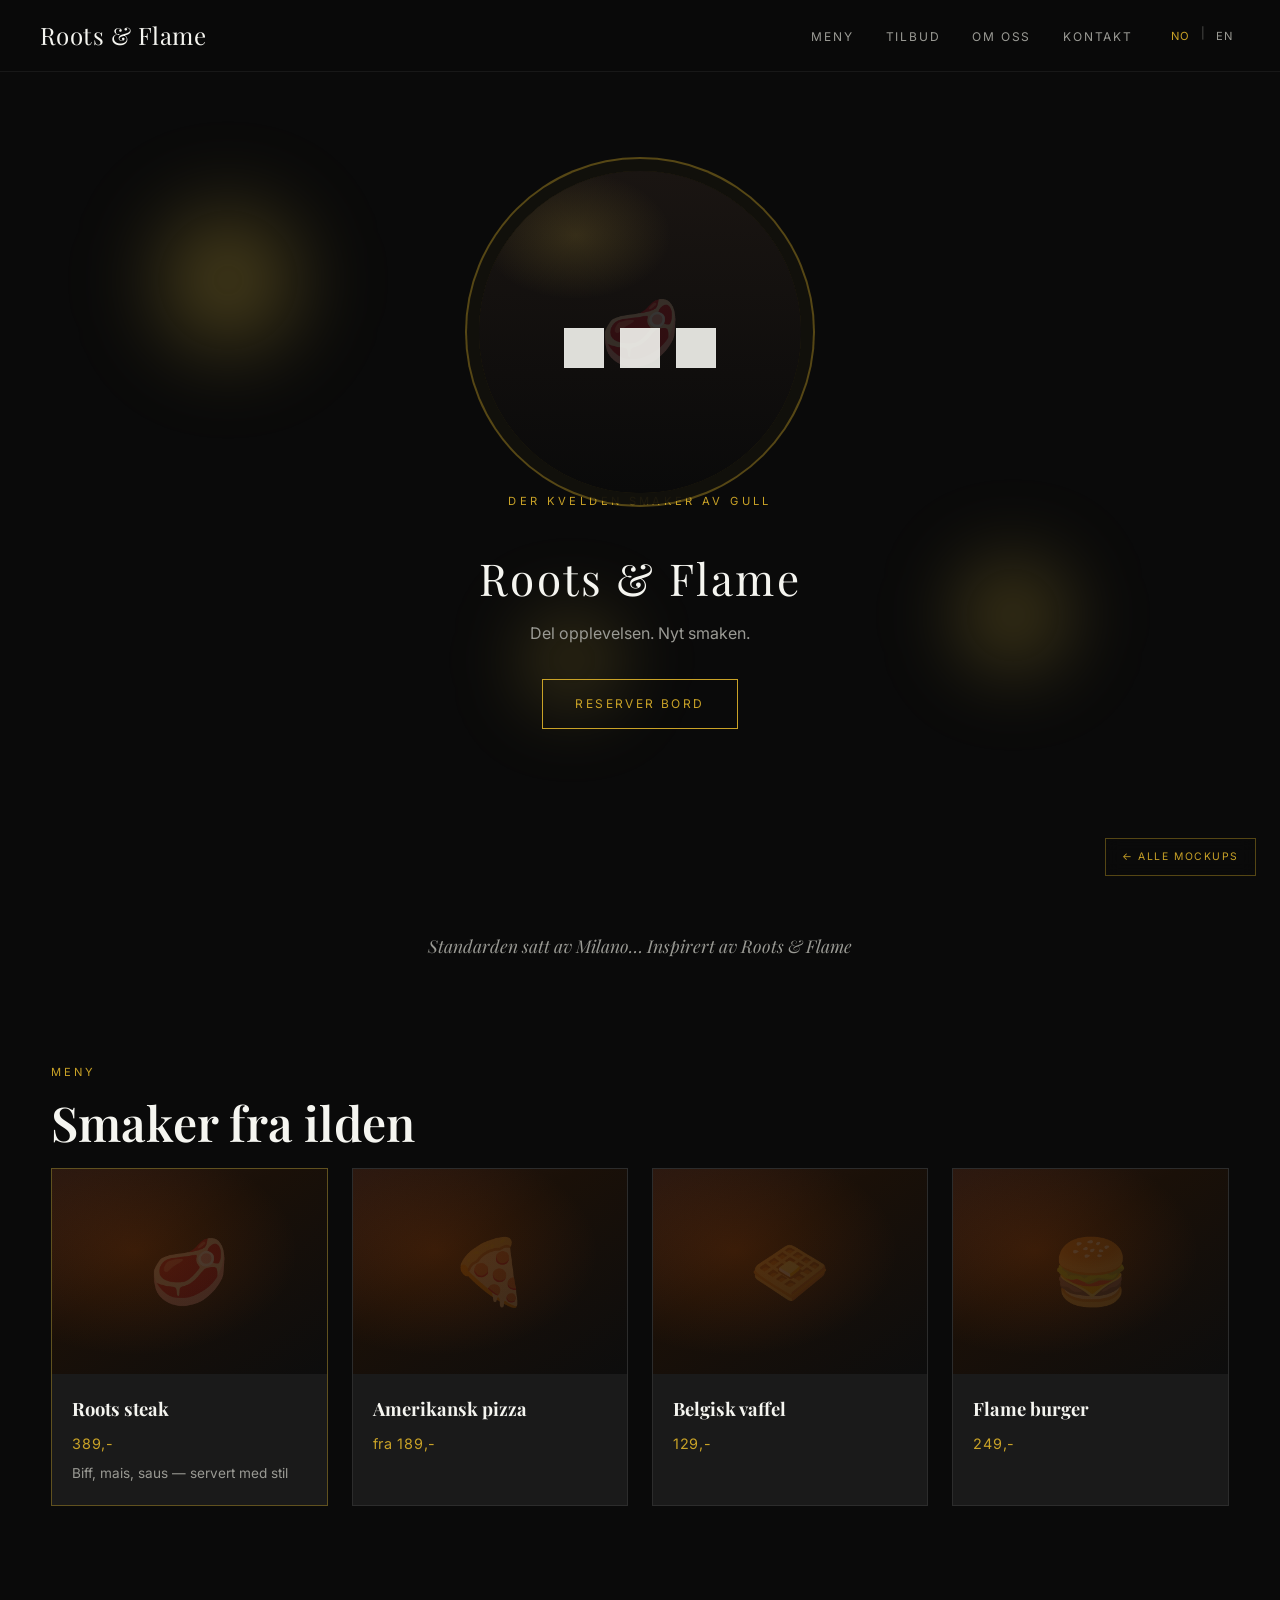
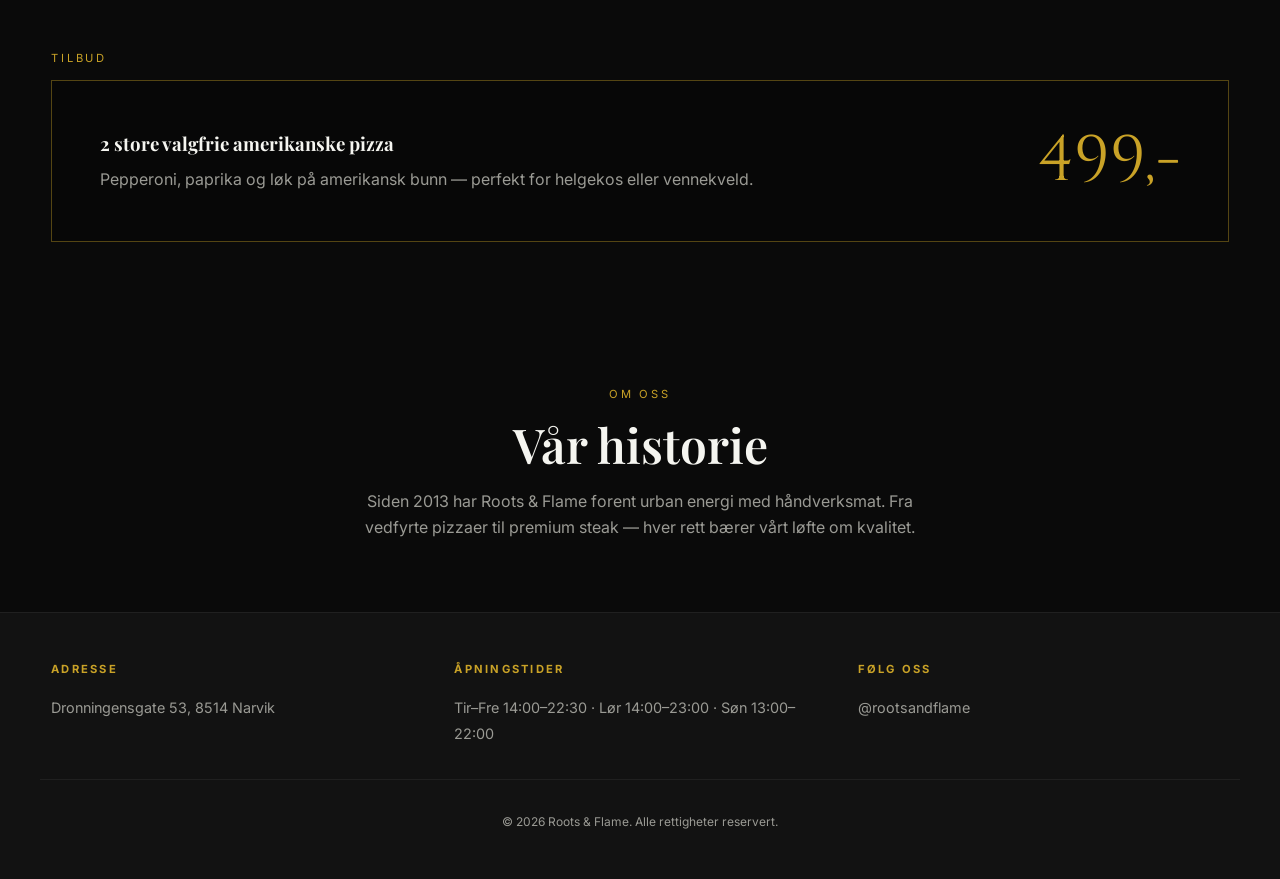
<file: mockups/04-club-noir/index.html>
<!DOCTYPE html>
<html lang="no">
<head>
  <meta charset="UTF-8">
  <meta name="viewport" content="width=device-width, initial-scale=1.0">
  <title>Roots & Flame — Club Noir</title>
  <link rel="stylesheet" href="../../shared/css/base.css">
  <link rel="stylesheet" href="../../shared/css/flame.css">
  <style>
    .m4-hero {
      min-height: 100vh;
      display: flex;
      flex-direction: column;
      align-items: center;
      justify-content: center;
      padding: calc(var(--nav-height) + 2rem) 1.5rem;
      position: relative;
      overflow: hidden;
    }
    .m4-hero .amber-bokeh-wrap {
      position: absolute;
      inset: 0;
      pointer-events: none;
    }
    .m4-hero-content {
      position: relative;
      z-index: 2;
      text-align: center;
    }
    .m4-hero h1 {
      font-family: var(--font-serif);
      font-size: clamp(2rem, 5vw, 2.75rem);
      font-weight: 400;
      letter-spacing: 0.05em;
      margin-top: 2rem;
    }
    .m4-hero .club-tag {
      font-size: 0.7rem;
      letter-spacing: 0.3em;
      text-transform: uppercase;
      color: var(--gold);
      margin-bottom: 1rem;
    }
    .m4-interior {
      aspect-ratio: 1;
      width: 100%;
      height: 100%;
      background: linear-gradient(180deg, #1a1512 0%, #0a0a0a 100%);
      display: flex;
      align-items: center;
      justify-content: center;
    }
    .m4-interior::after {
      content: '';
      position: absolute;
      width: 60%;
      height: 40%;
      background: radial-gradient(ellipse, rgba(232, 197, 71, 0.15) 0%, transparent 70%);
      bottom: 20%;
    }
    .table-setting {
      display: flex;
      gap: 1rem;
      justify-content: center;
      margin-top: 2rem;
      flex-wrap: wrap;
    }
    .table-setting span {
      width: 40px;
      height: 40px;
      border: 1px solid rgba(255,255,255,0.2);
      background: var(--white);
      opacity: 0.9;
    }
    .m4-menu-focus .menu-card {
      border-color: rgba(255,255,255,0.08);
    }
    .m4-menu-focus .menu-card:first-child {
      grid-column: span 1;
      border-color: var(--border-gold);
    }
    .wine-note {
      text-align: center;
      padding: 2rem;
      font-family: var(--font-serif);
      font-style: italic;
      color: var(--muted);
      font-size: 1.1rem;
    }
    @media (max-width: 768px) {
      .m1-hero-inner, .values-grid { grid-template-columns: 1fr; }
    }
  </style>
</head>
<body>
  <nav class="site-nav">
    <a href="../../index.html" class="logo" style="font-family: var(--font-serif); font-weight: 400;">Roots & Flame</a>
    <button class="nav-toggle" aria-label="Meny">☰</button>
    <ul class="nav-links">
      <li><a href="#menu" data-i18n="nav_menu">Meny</a></li>
      <li><a href="#offers" data-i18n="nav_offers">Tilbud</a></li>
      <li><a href="#about" data-i18n="nav_about">Om oss</a></li>
      <li><a href="#contact" data-i18n="nav_contact">Kontakt</a></li>
      <li class="lang-toggle">
        <button type="button" data-lang="no" class="active">NO</button>
        <span class="sep">|</span>
        <button type="button" data-lang="en">EN</button>
      </li>
    </ul>
  </nav>

  <header class="m4-hero">
    <div class="amber-bokeh-wrap">
      <span class="amber-bokeh"></span>
      <span class="amber-bokeh"></span>
      <span class="amber-bokeh"></span>
    </div>
    <div class="m4-hero-content">
      <div class="vignette-ring">
        <div class="m4-interior food-placeholder steak">
          <div class="table-setting">
            <span></span><span></span><span></span>
          </div>
        </div>
      </div>
      <p class="club-tag" data-i18n="club_tagline">Der kvelden smaker av gull</p>
      <h1>Roots & Flame</h1>
      <p style="color: var(--muted); margin-top: 0.5rem;" data-i18n="tagline">Del opplevelsen. Nyt smaken.</p>
      <a href="#menu" class="btn glow-pulse" style="margin-top: 2rem;" data-i18n="hero_cta_book">Reserver bord</a>
    </div>
  </header>

  <section class="wine-note">
    <p data-i18n="about_milano">Standarden satt av Milano… Inspirert by Roots & Flame</p>
  </section>

  <section id="menu" class="m4-menu-focus">
    <div class="container">
      <p class="section-label" data-i18n="section_menu">Meny</p>
      <h2 class="section-title" data-i18n="section_menu_title">Smaker fra ilden</h2>
      <div class="menu-grid">
        <article class="menu-card">
          <div class="thumb food-placeholder steak"></div>
          <div class="info">
            <h3 data-i18n="menu_steak">Roots steak</h3>
            <p class="price">389,-</p>
            <p data-i18n="menu_steak_desc">Biff, mais, saus — servert med stil</p>
          </div>
        </article>
        <article class="menu-card">
          <div class="thumb food-placeholder pizza"></div>
          <div class="info"><h3 data-i18n="menu_pizza">Amerikansk pizza</h3><p class="price">fra 189,-</p></div>
        </article>
        <article class="menu-card">
          <div class="thumb food-placeholder dessert"></div>
          <div class="info"><h3 data-i18n="menu_dessert">Belgisk vaffel</h3><p class="price">129,-</p></div>
        </article>
        <article class="menu-card">
          <div class="thumb food-placeholder burger"></div>
          <div class="info"><h3 data-i18n="menu_burger">Flame burger</h3><p class="price">249,-</p></div>
        </article>
      </div>
    </div>
  </section>

  <section id="offers">
    <div class="container">
      <p class="section-label" data-i18n="section_offers">Tilbud</p>
      <div class="offer-card" style="background: rgba(0,0,0,0.3);">
        <div>
          <h3 style="font-family: var(--font-serif);" data-i18n="offer_499_title">2 store valgfrie amerikanske pizza</h3>
          <p style="color: var(--muted); margin-top: 0.5rem;" data-i18n="offer_499_desc">Perfekt for helgekos.</p>
        </div>
        <div class="offer-price">499,-</div>
      </div>
    </div>
  </section>

  <section id="about">
    <div class="container" style="max-width: 600px; text-align: center;">
      <p class="section-label" data-i18n="section_about">Om oss</p>
      <h2 class="section-title" data-i18n="section_about_title">Vår historie</h2>
      <p style="color: var(--muted);" data-i18n="about_text">Siden 2013 — eksklusiv matopplevelse i hjertet av byen.</p>
    </div>
  </section>

  <footer class="site-footer" id="contact">
    <div class="footer-grid">
      <div><h4 data-i18n="footer_address">Adresse</h4><p data-i18n="footer_address_val">Storgata 1, 0000 Oslo</p></div>
      <div><h4 data-i18n="footer_hours">Åpningstider</h4><p data-i18n="footer_hours_val">Man–Tor 11–22</p></div>
      <div><h4 data-i18n="footer_follow">Følg oss</h4><p>@rootsandflame</p></div>
    </div>
    <p class="footer-bottom" data-i18n="footer_copy">© 2026 Roots & Flame</p>
  </footer>

  <a href="../../index.html" class="mockup-switcher">← Alle mockups</a>
  <script src="../../shared/js/i18n.js"></script>
</body>
</html>
</file>
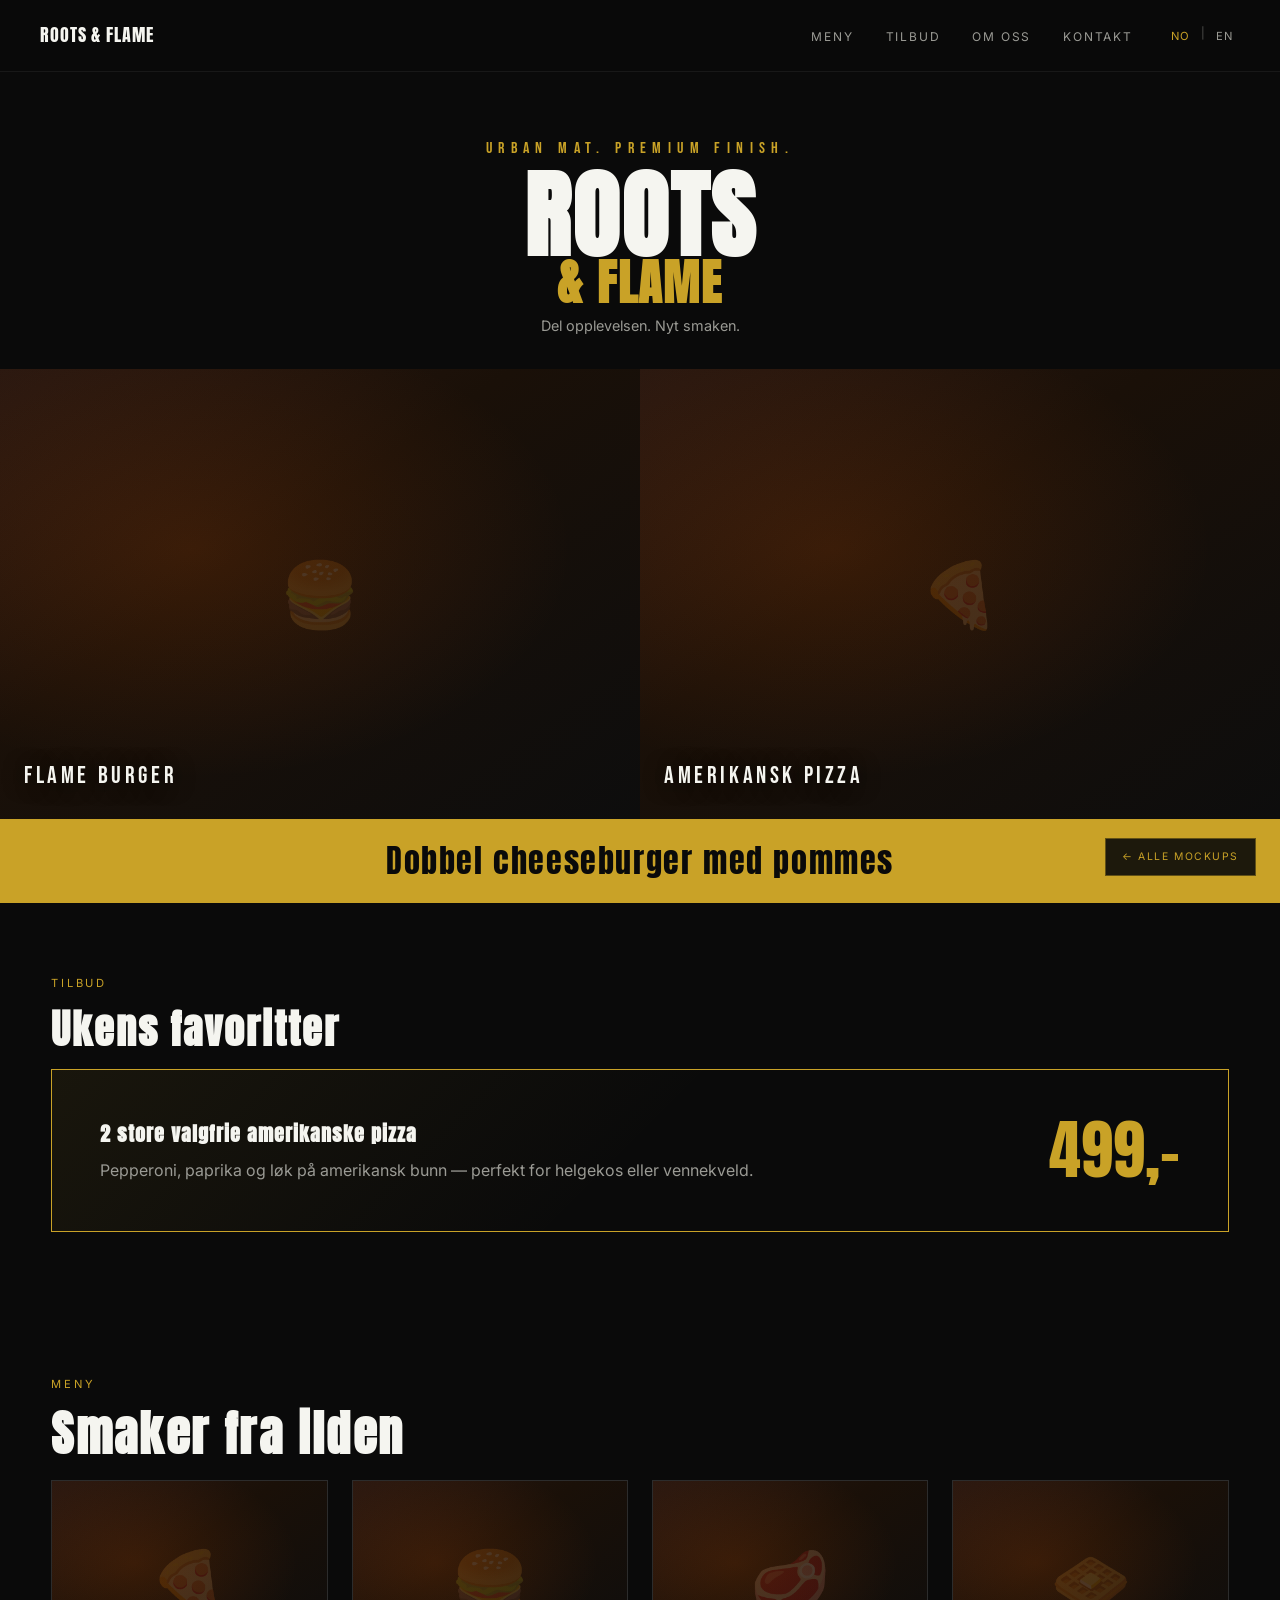
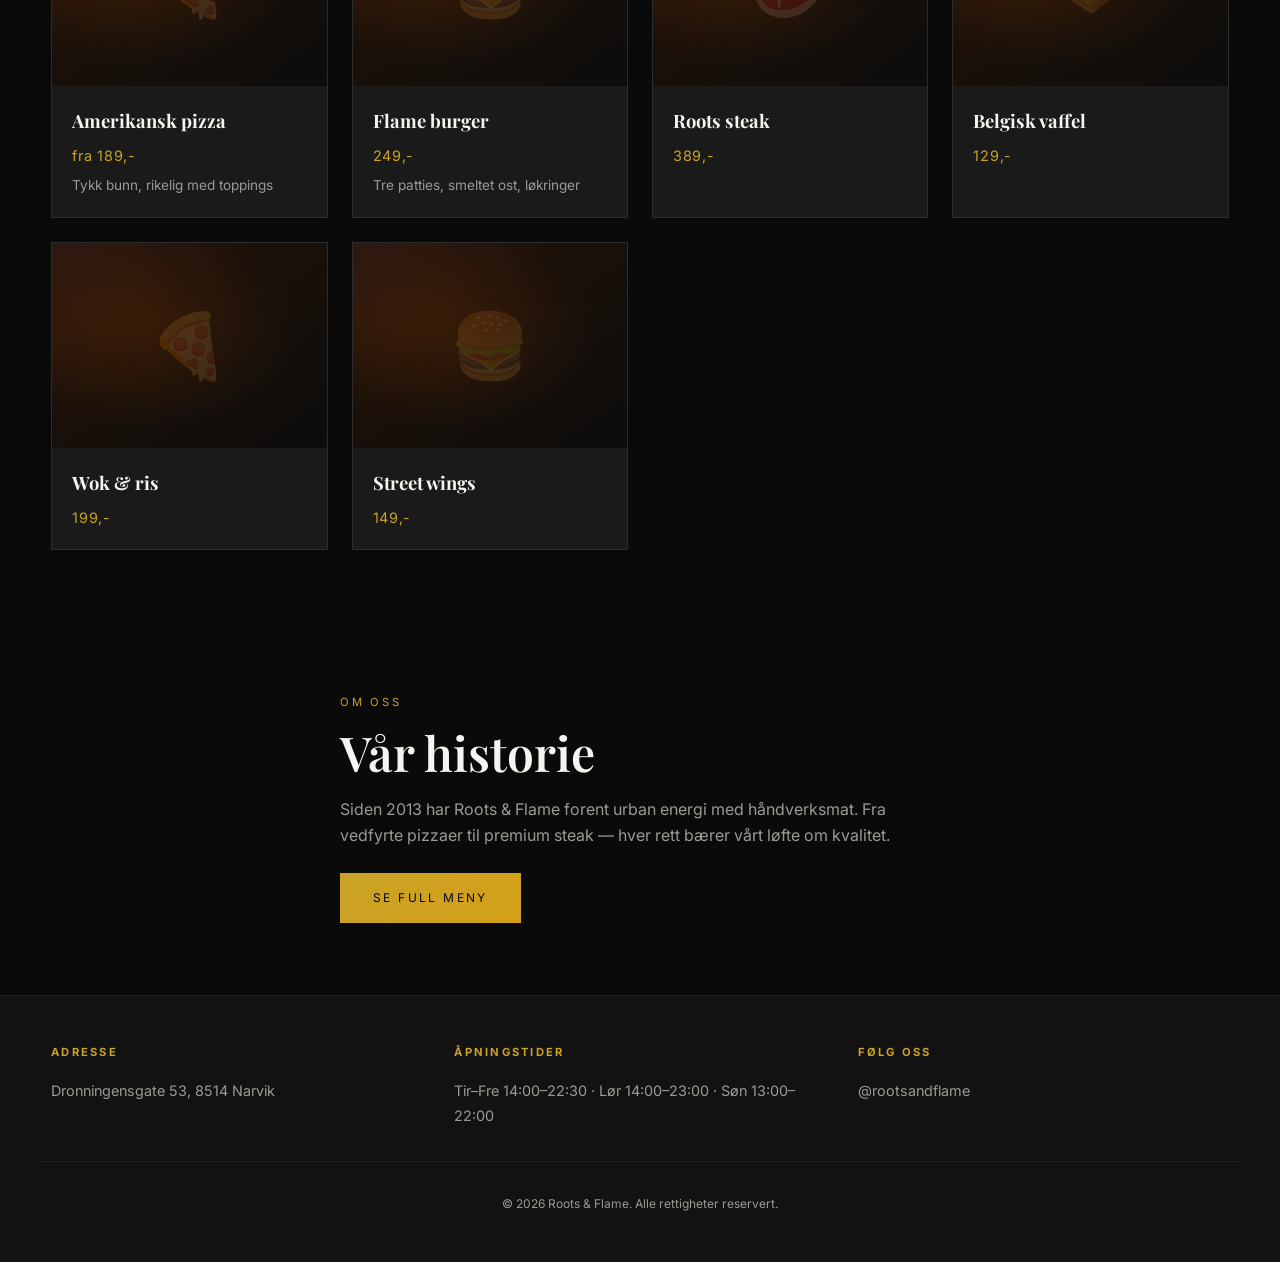
<file: mockups/05-street-luxe/index.html>
<!DOCTYPE html>
<html lang="no">
<head>
  <meta charset="UTF-8">
  <meta name="viewport" content="width=device-width, initial-scale=1.0">
  <title>Roots & Flame — Street Luxe</title>
  <link rel="stylesheet" href="../../shared/css/base.css">
  <link rel="stylesheet" href="../../shared/css/flame.css">
  <style>
    .m5-hero {
      min-height: 100vh;
      padding: calc(var(--nav-height) + 2rem) 0 0;
      background: var(--black);
    }
    .m5-hero-top {
      text-align: center;
      padding: 2rem 1.5rem;
    }
    .m5-hero-top .label {
      font-family: var(--font-condensed);
      font-size: 1rem;
      letter-spacing: 0.4em;
      color: var(--gold);
    }
    .m5-hero-top h1 {
      font-family: var(--font-bold);
      font-size: clamp(3rem, 12vw, 6rem);
      line-height: 0.95;
      letter-spacing: 0.02em;
      margin: 0.5rem 0;
    }
    .m5-hero-top h1 span { color: var(--gold); display: block; font-size: 0.5em; }
    .m5-split {
      display: grid;
      grid-template-columns: 1fr 1fr;
      min-height: 50vh;
    }
    .m5-split > div {
      position: relative;
      min-height: 280px;
    }
    .m5-split .label-overlay {
      position: absolute;
      bottom: 1.5rem;
      left: 1.5rem;
      font-family: var(--font-condensed);
      font-size: 1.5rem;
      letter-spacing: 0.15em;
      color: var(--white);
      text-shadow: 0 2px 20px rgba(0,0,0,0.8);
    }
    .m5-offer-banner {
      background: var(--gold);
      color: var(--black);
      text-align: center;
      padding: 1rem;
      font-family: var(--font-bold);
      font-size: clamp(1.25rem, 4vw, 2rem);
      letter-spacing: 0.05em;
    }
    .m5-menu .menu-card {
      border: 1px solid rgba(255,255,255,0.08);
    }
    .m5-menu .menu-card.flame-hover {
      border-radius: 0;
    }
    @media (max-width: 768px) {
      .m5-split { grid-template-columns: 1fr; }
      .m1-hero-inner { grid-template-columns: 1fr; }
    }
  </style>
</head>
<body>
  <nav class="site-nav">
    <a href="../../index.html" class="logo" style="font-family: var(--font-bold); font-size: 1.1rem; letter-spacing: 0.05em;">ROOTS & FLAME</a>
    <button class="nav-toggle" aria-label="Meny">☰</button>
    <ul class="nav-links">
      <li><a href="#menu" data-i18n="nav_menu">Meny</a></li>
      <li><a href="#offers" data-i18n="nav_offers">Tilbud</a></li>
      <li><a href="#about" data-i18n="nav_about">Om oss</a></li>
      <li><a href="#contact" data-i18n="nav_contact">Kontakt</a></li>
      <li class="lang-toggle">
        <button type="button" data-lang="no" class="active">NO</button>
        <span class="sep">|</span>
        <button type="button" data-lang="en">EN</button>
      </li>
    </ul>
  </nav>

  <header class="m5-hero">
    <div class="m5-hero-top">
      <p class="label" data-i18n="street_tagline">URBAN MAT · PREMIUM FINISH</p>
      <h1>ROOTS<span>& FLAME</span></h1>
      <p style="color: var(--muted); font-size: 0.9rem;" data-i18n="tagline">Del opplevelsen. Nyt smaken.</p>
    </div>
    <div class="m5-split">
      <div class="food-placeholder burger">
        <span class="label-overlay" data-i18n="menu_burger">FLAME BURGER</span>
      </div>
      <div class="food-placeholder pizza">
        <span class="label-overlay" data-i18n="menu_pizza">AMERIKANSK PIZZA</span>
      </div>
    </div>
    <div class="m5-offer-banner" data-i18n="offer_349_title">VALGFRI PIZZA — KUN 349,-</div>
  </header>

  <section id="offers">
    <div class="container">
      <p class="section-label" data-i18n="section_offers">Tilbud</p>
      <h2 class="section-title" style="font-family: var(--font-bold); font-size: 2.5rem; letter-spacing: 0.05em;" data-i18n="section_offers_title">UKENS FAVORITTER</h2>
      <div class="offer-card" style="border-color: var(--gold);">
        <div>
          <h3 style="font-family: var(--font-bold); font-size: 1.25rem; letter-spacing: 0.05em;" data-i18n="offer_499_title">2 STORE PIZZA — 499,-</h3>
          <p style="color: var(--muted); margin-top: 0.5rem;" data-i18n="offer_499_desc">Perfekt for vennekveld.</p>
        </div>
        <div class="offer-price" style="font-family: var(--font-bold);">499,-</div>
      </div>
    </div>
  </section>

  <section id="menu" class="m5-menu">
    <div class="container">
      <p class="section-label" data-i18n="section_menu">Meny</p>
      <h2 class="section-title" style="font-family: var(--font-bold); letter-spacing: 0.05em;" data-i18n="section_menu_title">SMAKER FRA ILDEN</h2>
      <div class="menu-grid">
        <article class="menu-card flame-hover">
          <div class="thumb food-placeholder pizza"></div>
          <div class="info"><h3 data-i18n="menu_pizza">Amerikansk pizza</h3><p class="price">fra 189,-</p><p data-i18n="menu_pizza_desc">Tykk bunn</p></div>
        </article>
        <article class="menu-card flame-hover">
          <div class="thumb food-placeholder burger"></div>
          <div class="info"><h3 data-i18n="menu_burger">Flame burger</h3><p class="price">249,-</p><p data-i18n="menu_burger_desc">Tre patties</p></div>
        </article>
        <article class="menu-card flame-hover">
          <div class="thumb food-placeholder steak"></div>
          <div class="info"><h3 data-i18n="menu_steak">Roots steak</h3><p class="price">389,-</p></div>
        </article>
        <article class="menu-card flame-hover">
          <div class="thumb food-placeholder dessert"></div>
          <div class="info"><h3 data-i18n="menu_dessert">Belgisk vaffel</h3><p class="price">129,-</p></div>
        </article>
        <article class="menu-card flame-hover">
          <div class="thumb food-placeholder pizza"></div>
          <div class="info"><h3 data-i18n="menu_stirfry">Wok & ris</h3><p class="price">199,-</p></div>
        </article>
        <article class="menu-card flame-hover">
          <div class="thumb food-placeholder burger"></div>
          <div class="info"><h3 data-i18n="menu_wings">Street wings</h3><p class="price">149,-</p></div>
        </article>
      </div>
    </div>
  </section>

  <section id="about">
    <div class="container" style="max-width: 600px;">
      <p class="section-label" data-i18n="section_about">Om oss</p>
      <h2 class="section-title" data-i18n="section_about_title">Vår historie</h2>
      <p style="color: var(--muted);" data-i18n="about_text">Siden 2013 — urban energi møter håndverksmat.</p>
      <a href="#contact" class="btn btn-primary glow-pulse" style="margin-top: 1.5rem;" data-i18n="view_menu">Se full meny</a>
    </div>
  </section>

  <footer class="site-footer" id="contact">
    <div class="footer-grid">
      <div><h4 data-i18n="footer_address">Adresse</h4><p data-i18n="footer_address_val">Storgata 1, 0000 Oslo</p></div>
      <div><h4 data-i18n="footer_hours">Åpningstider</h4><p data-i18n="footer_hours_val">Man–Tor 11–22</p></div>
      <div><h4 data-i18n="footer_follow">Følg oss</h4><p>@rootsandflame</p></div>
    </div>
    <p class="footer-bottom" data-i18n="footer_copy">© 2026 Roots & Flame</p>
  </footer>

  <a href="../../index.html" class="mockup-switcher">← Alle mockups</a>
  <script src="../../shared/js/i18n.js"></script>
</body>
</html>
</file>
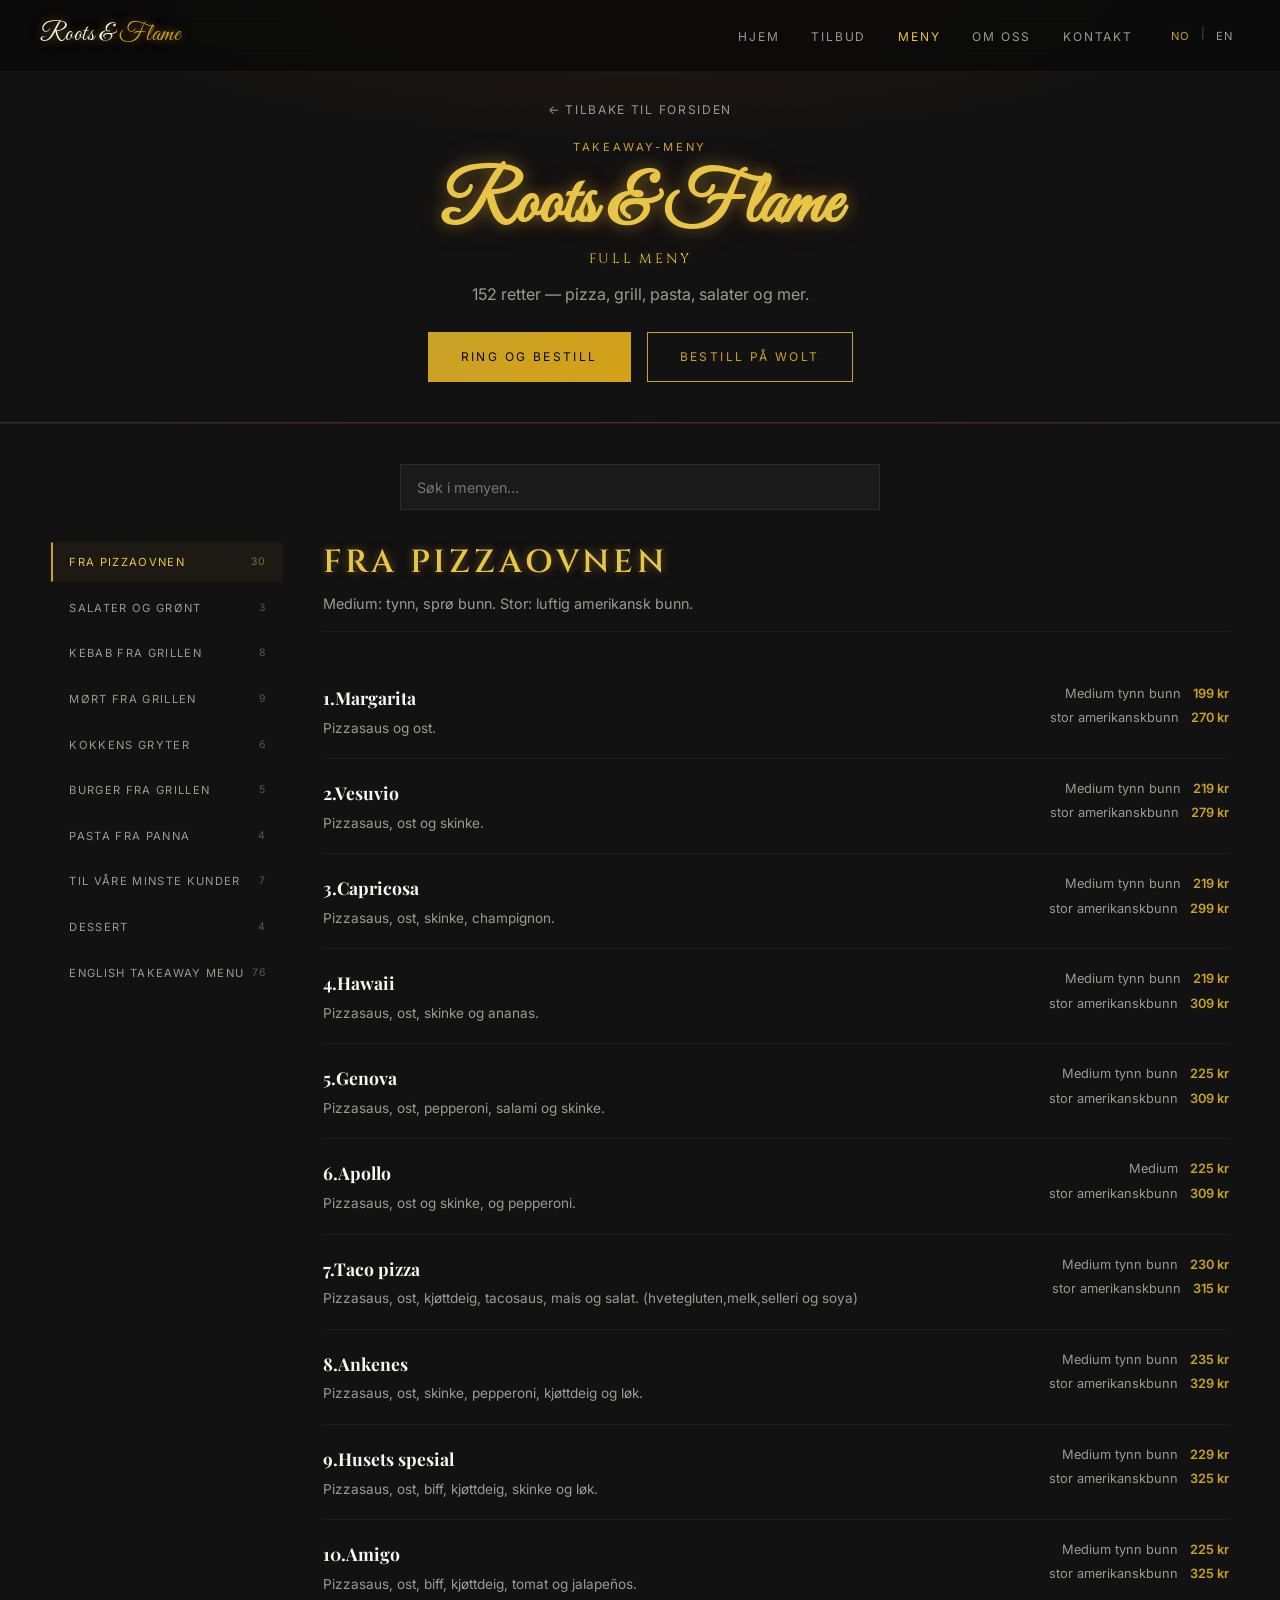
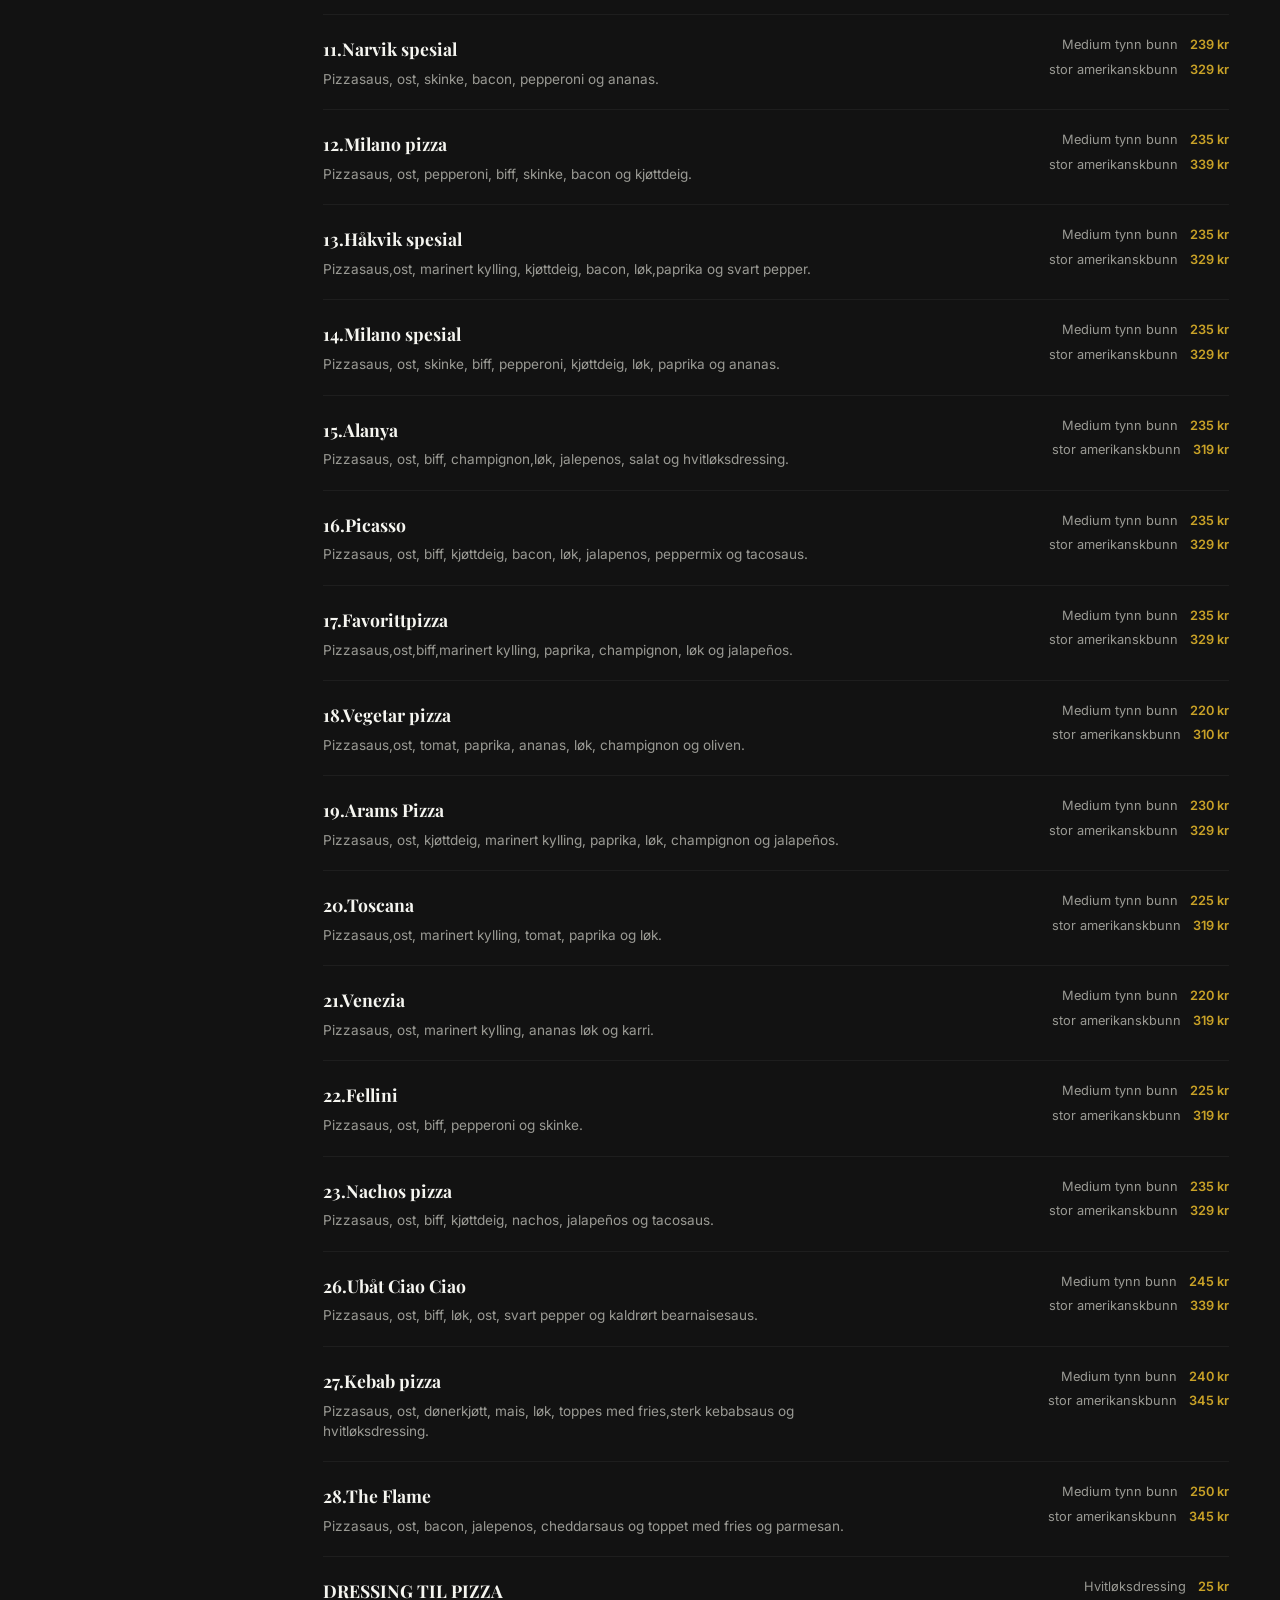
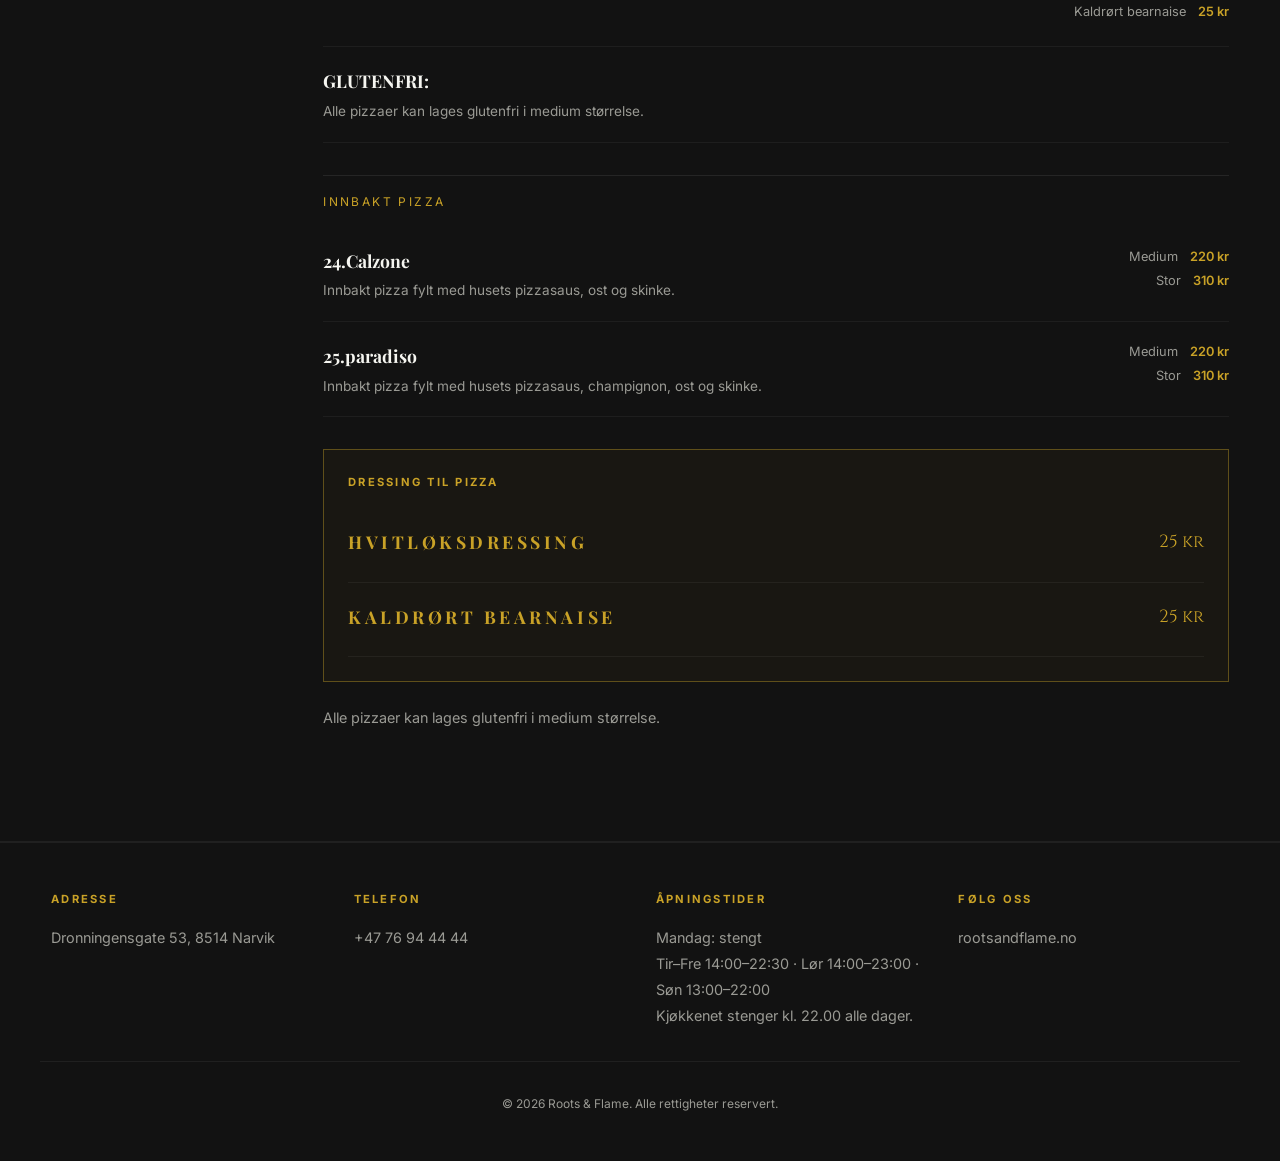
<file: menu.html>
<!DOCTYPE html>
<html lang="no">
<head>
  <meta charset="UTF-8">
  <meta name="viewport" content="width=device-width, initial-scale=1.0">
  <meta name="description" content="Full meny — Roots & Flame Narvik. Pizza, grill, pasta, burger og mer.">
  <meta name="theme-color" content="#0a0a0a">
  <title>Meny — Roots & Flame · Narvik</title>
  <link rel="stylesheet" href="shared/css/base.css">
  <link rel="stylesheet" href="shared/css/flame.css">
  <link rel="stylesheet" href="shared/css/neon-site.css">
  <link rel="stylesheet" href="shared/css/menu-neon.css">
  <link rel="stylesheet" href="shared/css/menu-page.css">
</head>
<body class="menu-page-body">
  <div id="global-embers" class="global-ember-layer" aria-hidden="true"></div>

  <div class="site-wrap">
    <nav class="site-nav" aria-label="Hovedmeny">
      <a href="index.html#home" class="logo neon-text">Roots & <span>Flame</span></a>
      <button class="nav-toggle" type="button" aria-label="Meny">☰</button>
      <ul class="nav-links">
        <li><a href="index.html#home" data-i18n="nav_home">Hjem</a></li>
        <li><a href="index.html#offers" data-i18n="nav_offers">Tilbud</a></li>
        <li><a href="menu.html" class="active" data-i18n="nav_menu">Meny</a></li>
        <li><a href="index.html#about" data-i18n="nav_about">Om oss</a></li>
        <li><a href="index.html#contact" data-i18n="nav_contact">Kontakt</a></li>
        <li class="lang-toggle">
          <button type="button" data-lang="no" class="active">NO</button>
          <span class="sep">|</span>
          <button type="button" data-lang="en">EN</button>
        </li>
      </ul>
    </nav>

    <header class="menu-page-hero">
      <div class="container menu-page-hero__inner">
        <a href="index.html" class="menu-page-back" data-i18n="menu_page_back">← Tilbake til forsiden</a>
        <p class="section-label" data-i18n="section_menu_full">Meny</p>
        <h1 class="neon-text">Roots & Flame</h1>
        <p class="menu-page-sub neon-text soft" data-i18n="section_menu_full_title">Full meny</p>
        <p class="menu-section-intro" data-i18n="menu_intro">152 retter — pizza, grill, pasta, salater og mer.</p>
        <div class="menu-page-cta">
          <a href="tel:+4776944444" class="btn btn-primary glow-pulse" data-i18n="cta_call">Ring og bestill</a>
          <a href="https://wolt.com/nb/nor/narvik/restaurant/milano-narvik" target="_blank" rel="noopener" class="btn" data-i18n="order_wolt">Wolt</a>
        </div>
      </div>
    </header>

    <main id="menu" class="menu-page-main section-neon">
      <div class="container">
        <input
          type="search"
          id="menu-search"
          class="menu-search"
          data-i18n="menu_search_placeholder"
          placeholder="Søk i menyen…"
          aria-label="Søk"
        >
        <div class="menu-layout">
          <nav id="menu-sidebar" class="menu-sidebar" aria-label="Kategorier"></nav>
          <div id="menu-panels"></div>
        </div>
      </div>
    </main>

    <footer class="site-footer" id="contact">
      <div class="footer-grid">
        <div>
          <h4 data-i18n="footer_address">Adresse</h4>
          <p><a href="https://maps.google.com/?q=Dronningensgate+53+8514+Narvik" target="_blank" rel="noopener" data-i18n="footer_address_val">Dronningensgate 53, 8514 Narvik</a></p>
        </div>
        <div>
          <h4 data-i18n="footer_phone">Telefon</h4>
          <p><a href="tel:+4776944444" data-i18n="footer_phone_val">+47 76 94 44 44</a></p>
        </div>
        <div>
          <h4 data-i18n="footer_hours">Åpningstider</h4>
          <p data-i18n="monday_closed">Mandag: stengt</p>
          <p data-i18n="hours_line">Tir–Fre 14:00–22:30</p>
          <p data-i18n="footer_kitchen">Kjøkkenet stenger kl. 22.00</p>
        </div>
        <div>
          <h4 data-i18n="footer_follow">Følg oss</h4>
          <p><a href="https://www.rootsandflame.no" target="_blank" rel="noopener">rootsandflame.no</a></p>
        </div>
      </div>
      <p class="footer-bottom" data-i18n="footer_copy">© 2026 Roots & Flame</p>
    </footer>
  </div>

  <script src="shared/js/i18n.js"></script>
  <script src="shared/js/ember-canvas.js"></script>
  <script src="shared/js/menu-data.js"></script>
  <script src="shared/js/menu-render.js" data-menu-base="shared/data/"></script>
  <script src="shared/js/app.js"></script>
</body>
</html>
</file>
<file: shared/css/base.css>
/* Roots & Flame — shared base */
@import url('https://fonts.googleapis.com/css2?family=Cinzel:wght@400;600;700&family=Inter:wght@300;400;500;600&family=Playfair+Display:ital,wght@0,400;0,600;0,700;1,400&family=Anton&family=Bebas+Neue&family=Great+Vibes&family=Montserrat:wght@300;400;500;600&display=swap');

:root {
  --black: #0a0a0a;
  --charcoal: #121212;
  --dark: #1a1a1a;
  --gold: #c9a227;
  --gold-light: #e8c547;
  --amber: #d4a017;
  --orange: #e85d04;
  --white: #f5f5f0;
  --muted: #9a9a94;
  --border-gold: rgba(201, 162, 39, 0.4);
  --font-serif: 'Playfair Display', Georgia, serif;
  --font-display: 'Cinzel', serif;
  --font-sans: 'Inter', system-ui, sans-serif;
  --font-script: 'Great Vibes', cursive;
  --font-bold: 'Anton', sans-serif;
  --font-condensed: 'Bebas Neue', sans-serif;
  --nav-height: 72px;
  --section-pad: clamp(2.5rem, 6vw, 4.5rem);
  --container: min(1200px, 92vw);
}

*, *::before, *::after { box-sizing: border-box; margin: 0; padding: 0; }

html { scroll-behavior: smooth; }

body {
  font-family: var(--font-sans);
  background: var(--black);
  color: var(--white);
  line-height: 1.6;
  -webkit-font-smoothing: antialiased;
}

img { max-width: 100%; display: block; }

a { color: inherit; text-decoration: none; }

.container { width: var(--container); margin-inline: auto; }

/* Nav */
.site-nav {
  position: fixed;
  top: 0;
  left: 0;
  right: 0;
  z-index: 1000;
  height: var(--nav-height);
  display: flex;
  align-items: center;
  justify-content: space-between;
  padding-inline: clamp(1rem, 4vw, 2.5rem);
  background: rgba(10, 10, 10, 0.85);
  backdrop-filter: blur(12px);
  border-bottom: 1px solid rgba(255, 255, 255, 0.06);
}

.site-nav .logo {
  font-family: var(--font-script);
  font-size: 1.5rem;
  color: var(--white);
  letter-spacing: 0.02em;
}

.site-nav .logo span { color: var(--gold); }

.nav-links {
  display: flex;
  align-items: center;
  gap: clamp(1rem, 3vw, 2rem);
  list-style: none;
}

.nav-links a {
  font-size: 0.75rem;
  letter-spacing: 0.15em;
  text-transform: uppercase;
  color: var(--muted);
  transition: color 0.3s;
}

.nav-links a:hover,
.nav-links a.active { color: var(--gold); }

.site-nav.scrolled {
  background: rgba(10, 10, 10, 0.95);
  border-bottom-color: rgba(255, 255, 255, 0.08);
}

.lang-toggle {
  display: flex;
  gap: 0.25rem;
  font-size: 0.7rem;
  letter-spacing: 0.1em;
}

.lang-toggle button {
  background: none;
  border: none;
  color: var(--muted);
  cursor: pointer;
  padding: 0.25rem 0.4rem;
  font-family: inherit;
  font-size: inherit;
  letter-spacing: inherit;
  transition: color 0.3s;
}

.lang-toggle button.active,
.lang-toggle button:hover { color: var(--gold); }

.lang-toggle .sep { color: var(--muted); opacity: 0.5; }

.nav-toggle {
  display: none;
  background: none;
  border: none;
  color: var(--white);
  font-size: 1.5rem;
  cursor: pointer;
}

/* Sections */
section { padding-block: var(--section-pad); }

.section-label {
  font-size: 0.7rem;
  letter-spacing: 0.25em;
  text-transform: uppercase;
  color: var(--gold);
  margin-bottom: 0.75rem;
}

.section-title {
  font-family: var(--font-serif);
  font-size: clamp(2rem, 5vw, 3rem);
  font-weight: 600;
  margin-bottom: 1rem;
  line-height: 1.2;
}

/* Buttons */
.btn {
  display: inline-flex;
  align-items: center;
  justify-content: center;
  gap: 0.5rem;
  padding: 0.9rem 2rem;
  font-size: 0.75rem;
  letter-spacing: 0.2em;
  text-transform: uppercase;
  border: 1px solid var(--gold);
  color: var(--gold);
  background: transparent;
  cursor: pointer;
  transition: all 0.4s ease;
  font-family: inherit;
}

.btn:hover {
  background: var(--gold);
  color: var(--black);
}

.btn-primary {
  background: linear-gradient(135deg, var(--gold) 0%, var(--amber) 100%);
  color: var(--black);
  border-color: transparent;
}

.btn-primary:hover {
  filter: brightness(1.1);
  color: var(--black);
}

/* Footer */
.site-footer {
  padding: 3rem clamp(1rem, 4vw, 2.5rem);
  border-top: 1px solid rgba(255, 255, 255, 0.06);
  background: var(--charcoal);
}

.footer-grid {
  display: grid;
  grid-template-columns: repeat(auto-fit, minmax(200px, 1fr));
  gap: 2rem;
  max-width: var(--container);
  margin-inline: auto;
}

.footer-grid h4 {
  font-size: 0.7rem;
  letter-spacing: 0.2em;
  text-transform: uppercase;
  color: var(--gold);
  margin-bottom: 1rem;
}

.footer-grid p, .footer-grid a {
  font-size: 0.9rem;
  color: var(--muted);
  line-height: 1.8;
}

.footer-grid a:hover { color: var(--gold); }

.footer-bottom {
  text-align: center;
  margin-top: 2rem;
  padding-top: 2rem;
  border-top: 1px solid rgba(255, 255, 255, 0.06);
  font-size: 0.75rem;
  color: var(--muted);
}

.mockup-switcher {
  position: fixed;
  bottom: 1.5rem;
  right: 1.5rem;
  z-index: 999;
  background: rgba(10, 10, 10, 0.9);
  border: 1px solid var(--border-gold);
  padding: 0.6rem 1rem;
  font-size: 0.65rem;
  letter-spacing: 0.15em;
  text-transform: uppercase;
  color: var(--gold);
  backdrop-filter: blur(8px);
}

.mockup-switcher:hover { background: var(--gold); color: var(--black); }

/* Food placeholders */
.food-placeholder {
  background: linear-gradient(145deg, #2a1810 0%, #1a1008 40%, #0d0d0d 100%);
  position: relative;
  overflow: hidden;
}

.food-placeholder::after {
  content: '';
  position: absolute;
  inset: 0;
  background: radial-gradient(ellipse at 30% 40%, rgba(232, 93, 4, 0.15) 0%, transparent 60%);
}

.food-placeholder.pizza::before {
  content: '🍕';
  position: absolute;
  inset: 0;
  display: flex;
  align-items: center;
  justify-content: center;
  font-size: 4rem;
  opacity: 0.15;
}

.food-placeholder.burger::before {
  content: '🍔';
  position: absolute;
  inset: 0;
  display: flex;
  align-items: center;
  justify-content: center;
  font-size: 4rem;
  opacity: 0.15;
}

.food-placeholder.steak::before {
  content: '🥩';
  position: absolute;
  inset: 0;
  display: flex;
  align-items: center;
  justify-content: center;
  font-size: 4rem;
  opacity: 0.15;
}

.food-placeholder.dessert::before {
  content: '🧇';
  position: absolute;
  inset: 0;
  display: flex;
  align-items: center;
  justify-content: center;
  font-size: 4rem;
  opacity: 0.15;
}

/* Menu grid */
.menu-grid {
  display: grid;
  grid-template-columns: repeat(auto-fill, minmax(260px, 1fr));
  gap: 1.5rem;
}

.menu-card {
  background: var(--dark);
  border: 1px solid rgba(255, 255, 255, 0.06);
  overflow: hidden;
  transition: transform 0.4s, border-color 0.4s;
}

.menu-card:hover {
  transform: translateY(-4px);
  border-color: var(--border-gold);
}

.menu-card .thumb {
  aspect-ratio: 4/3;
}

.menu-card .info {
  padding: 1.25rem;
}

.menu-card h3 {
  font-family: var(--font-serif);
  font-size: 1.15rem;
  margin-bottom: 0.35rem;
}

.menu-card .price {
  color: var(--gold);
  font-size: 0.9rem;
  letter-spacing: 0.05em;
}

.menu-card p {
  font-size: 0.85rem;
  color: var(--muted);
  margin-top: 0.5rem;
}

/* Offer card */
.offer-card {
  display: grid;
  grid-template-columns: 1fr auto;
  gap: 2rem;
  align-items: center;
  padding: clamp(2rem, 5vw, 3rem);
  border: 1px solid var(--border-gold);
  background: linear-gradient(135deg, rgba(201, 162, 39, 0.08) 0%, transparent 50%);
}

.offer-price {
  font-family: var(--font-display);
  font-size: clamp(2.5rem, 6vw, 4rem);
  color: var(--gold);
  line-height: 1;
}

.offer-price small {
  display: block;
  font-size: 0.35em;
  color: var(--muted);
  font-family: var(--font-sans);
  letter-spacing: 0.1em;
}

/* Mobile nav */
@media (max-width: 768px) {
  .offer-card:not(.offer-card--media) {
    grid-template-columns: 1fr !important;
    text-align: center;
  }
  .nav-toggle { display: block; }

  .nav-links {
    position: fixed;
    top: var(--nav-height);
    left: 0;
    right: 0;
    flex-direction: column;
    background: var(--black);
    padding: 2rem;
    gap: 1.5rem;
    transform: translateY(-120%);
    opacity: 0;
    transition: transform 0.4s, opacity 0.4s;
    border-bottom: 1px solid rgba(255, 255, 255, 0.06);
  }

  .nav-links.open {
    transform: translateY(0);
    opacity: 1;
  }
}

@media (prefers-reduced-motion: reduce) {
  html { scroll-behavior: auto; }
  *, *::before, *::after {
    animation-duration: 0.01ms !important;
    animation-iteration-count: 1 !important;
    transition-duration: 0.01ms !important;
  }
}
</file>
<file: shared/css/flame.css>
/* Flame & ember effects */

.ember-canvas {
  position: absolute;
  inset: 0;
  width: 100%;
  height: 100%;
  pointer-events: none;
  z-index: 2;
}

.ember-canvas-global {
  display: block;
  width: 100%;
  height: 100%;
}

.hero-with-embers {
  position: relative;
  overflow: hidden;
}

.hero-with-embers > .hero-content,
.hero-with-embers > .hero-cinema__content,
.hero-with-embers > .m2-hero__content {
  position: relative;
  z-index: 4;
}

.hero-with-embers .hero-cinema__overlay {
  z-index: 1;
}

.hero-with-embers .hero-cinema__bg {
  z-index: 0;
}

/* Bottom flame glow wash */
.hero-flame-wash {
  position: absolute;
  inset: auto 0 0;
  height: 45%;
  z-index: 2;
  pointer-events: none;
  background:
    radial-gradient(ellipse 80% 100% at 50% 100%, rgba(232, 93, 4, 0.35) 0%, rgba(196, 92, 26, 0.12) 40%, transparent 70%);
  animation: flameWash 5s ease-in-out infinite alternate;
}

@keyframes flameWash {
  0% { opacity: 0.7; transform: scaleY(1); }
  100% { opacity: 1; transform: scaleY(1.05); }
}

/* Glow pulse on CTA — subtil */
.glow-pulse {
  animation: glowPulse 4s ease-in-out infinite;
}

@keyframes glowPulse {
  0%, 100% {
    box-shadow: 0 0 12px rgba(201, 162, 39, 0.2), 0 0 24px rgba(232, 93, 4, 0.08);
  }
  50% {
    box-shadow: 0 0 18px rgba(201, 162, 39, 0.35), 0 0 36px rgba(232, 93, 4, 0.12);
  }
}

/* SVG flame icon */
.flame-icon {
  display: inline-block;
  width: 28px;
  height: 36px;
  vertical-align: middle;
}

.flame-icon svg {
  width: 100%;
  height: 100%;
}

.flame-icon .flame-body {
  animation: flameFlicker 2s ease-in-out infinite alternate;
  transform-origin: center bottom;
}

@keyframes flameFlicker {
  0% { transform: scaleY(1) scaleX(1); opacity: 1; }
  100% { transform: scaleY(1.08) scaleX(0.95); opacity: 0.9; }
}

/* Neon flicker */
.neon-text {
  color: var(--gold-light, #e8c547);
  text-shadow:
    0 0 8px rgba(232, 197, 71, 0.45),
    0 0 18px rgba(232, 93, 4, 0.25),
    0 0 32px rgba(232, 93, 4, 0.12);
  animation: neonFlicker 5s ease-in-out infinite;
}

@keyframes neonFlicker {
  0%, 100% { opacity: 1; filter: brightness(1); }
  92% { opacity: 1; }
  93% { opacity: 0.85; }
  94% { opacity: 1; }
  96% { opacity: 0.9; }
  97% { opacity: 1; }
}

/* Amber bokeh */
.amber-bokeh {
  position: absolute;
  border-radius: 50%;
  background: radial-gradient(circle, rgba(232, 197, 71, 0.4) 0%, transparent 70%);
  filter: blur(40px);
  pointer-events: none;
  animation: bokehFloat 8s ease-in-out infinite;
}

.amber-bokeh:nth-child(1) { width: 200px; height: 200px; top: 20%; left: 10%; animation-delay: 0s; }
.amber-bokeh:nth-child(2) { width: 150px; height: 150px; top: 60%; right: 15%; animation-delay: -2s; }
.amber-bokeh:nth-child(3) { width: 120px; height: 120px; bottom: 20%; left: 40%; animation-delay: -4s; }

@keyframes bokehFloat {
  0%, 100% { transform: translate(0, 0) scale(1); opacity: 0.6; }
  50% { transform: translate(20px, -15px) scale(1.1); opacity: 0.8; }
}

/* Flame border hover */
.flame-hover {
  position: relative;
  transition: box-shadow 0.4s, border-color 0.4s;
}

.flame-hover::before {
  content: '';
  position: absolute;
  inset: -2px;
  border-radius: inherit;
  background: linear-gradient(135deg, var(--gold), var(--orange), var(--gold));
  opacity: 0;
  z-index: -1;
  transition: opacity 0.4s;
  filter: blur(8px);
}

.flame-hover:hover {
  border-color: var(--gold) !important;
  box-shadow: 0 0 25px rgba(232, 93, 4, 0.25), 0 0 50px rgba(201, 162, 39, 0.15);
}

.flame-hover:hover::before { opacity: 0.6; }

/* Wood-fired glow */
.wood-fired-glow {
  position: relative;
}

.wood-fired-glow::after {
  content: '';
  position: absolute;
  inset: -20%;
  background: radial-gradient(ellipse at center, rgba(232, 93, 4, 0.2) 0%, transparent 60%);
  z-index: -1;
  animation: woodGlow 4s ease-in-out infinite alternate;
}

@keyframes woodGlow {
  0% { opacity: 0.5; transform: scale(1); }
  100% { opacity: 0.8; transform: scale(1.05); }
}

/* Edison bulbs */
.edison-bulbs {
  display: flex;
  gap: 2rem;
  justify-content: center;
  flex-wrap: wrap;
  padding: 2rem 0;
}

.edison-bulb {
  width: 10px;
  height: 10px;
  border-radius: 50%;
  background: var(--gold-light);
  box-shadow: 0 0 10px rgba(232, 197, 71, 0.5), 0 0 20px rgba(232, 93, 4, 0.2);
  animation: bulbGlow 3s ease-in-out infinite;
}

.edison-bulb:nth-child(2) { animation-delay: -0.5s; }
.edison-bulb:nth-child(3) { animation-delay: -1s; }
.edison-bulb:nth-child(4) { animation-delay: -1.5s; }
.edison-bulb:nth-child(5) { animation-delay: -2s; }

@keyframes bulbGlow {
  0%, 100% { opacity: 0.8; transform: scale(1); }
  50% { opacity: 1; transform: scale(1.2); }
}

/* Circular vignette */
.vignette-ring {
  position: relative;
  border-radius: 50%;
  overflow: hidden;
  aspect-ratio: 1;
  max-width: min(90vw, 600px);
  margin-inline: auto;
  box-shadow:
    0 0 0 12px rgba(10, 10, 10, 0.9),
    0 0 0 14px var(--border-gold),
    inset 0 0 80px rgba(0, 0, 0, 0.6);
}

/* Newspaper texture */
.newsprint-bg {
  background-color: var(--charcoal);
  background-image:
    repeating-linear-gradient(
      0deg,
      transparent,
      transparent 2px,
      rgba(255, 255, 255, 0.02) 2px,
      rgba(255, 255, 255, 0.02) 4px
    ),
    url("data:image/svg+xml,%3Csvg width='60' height='60' xmlns='http://www.w3.org/2000/svg'%3E%3Ctext x='0' y='12' font-size='8' fill='%23ffffff' opacity='0.03' font-family='serif'%3ERoots%3C/text%3E%3C/svg%3E");
}

@media (prefers-reduced-motion: reduce) {
  .glow-pulse,
  .neon-text,
  .flame-icon .flame-body,
  .amber-bokeh,
  .edison-bulb,
  .wood-fired-glow::after,
  .hero-flame-wash {
    animation: none !important;
  }
  .ember-canvas,
  .ember-canvas-global { display: none; }
  body::after { display: none; }
}
</file>
<file: shared/css/neon-site.css>
/* Neon Roots — layout & typografi (forrige stil) */

body {
  position: relative;
  background: var(--black);
}

/* Alt innhold over subtil ild */
.site-wrap {
  position: relative;
  z-index: 1;
}

.global-ember-layer {
  position: fixed;
  inset: 0;
  z-index: 0;
  pointer-events: none;
  opacity: 1;
}

.global-ember-layer canvas {
  width: 100%;
  height: 100%;
  display: block;
}

/* Svak varme over hele bakgrunnen */
body::after {
  content: '';
  position: fixed;
  inset: 0;
  z-index: 0;
  pointer-events: none;
  background:
    radial-gradient(ellipse 120% 80% at 50% 100%, rgba(196, 92, 26, 0.06) 0%, transparent 55%),
    radial-gradient(ellipse 80% 50% at 20% 80%, rgba(232, 93, 4, 0.04) 0%, transparent 45%),
    radial-gradient(ellipse 80% 50% at 80% 70%, rgba(201, 162, 39, 0.04) 0%, transparent 45%);
}

/* ——— Hero (sentrert neon + bilde) ——— */
.m2-hero {
  width: 100%;
  /* Kun svh — dvh/vh endres ved scroll på mobil og zoomer bildet */
  height: 100svh;
  min-height: 100svh;
  max-height: 100svh;
  position: relative;
  overflow: hidden;
  display: flex;
  align-items: stretch;
  justify-content: center;
  text-align: center;
  background: var(--black);
  z-index: 2;
}

.m2-hero__bg {
  position: absolute;
  inset: 0;
  z-index: 0;
  overflow: hidden;
  background: var(--black);
}

.m2-hero__bg img {
  position: absolute;
  inset: 0;
  width: 100%;
  height: 100%;
  object-fit: cover;
  object-position: 58% 42%;
  transform: none;
  will-change: auto;
}

.m2-hero__overlay {
  position: absolute;
  inset: 0;
  z-index: 2;
  background:
    linear-gradient(180deg, rgba(5, 5, 5, 0.45) 0%, rgba(5, 5, 5, 0.2) 40%, rgba(5, 5, 5, 0.75) 100%),
    radial-gradient(ellipse at 50% 100%, rgba(232, 93, 4, 0.12) 0%, transparent 55%);
  transition: opacity 0.7s ease, visibility 0.7s ease;
  pointer-events: none;
}

.m2-hero.overlay-dismissed .m2-hero__overlay {
  opacity: 0;
  visibility: hidden;
}

.m2-hero__content {
  position: relative;
  z-index: 3;
  display: grid;
  grid-template-rows: 1fr auto;
  align-items: center;
  justify-items: center;
  min-height: 100%;
  height: 100%;
  padding: calc(var(--nav-height) + 0.5rem) clamp(1rem, 4vw, 2rem) clamp(1.25rem, 4vw, 2rem);
  width: 100%;
  max-width: none;
  gap: 0;
}

/* Gullramme — Verdier */
.values-frame {
  position: relative;
  width: 100%;
  max-width: 40rem;
  margin-inline: auto;
  padding: clamp(1.5rem, 4vw, 2.25rem);
  border: 3px solid var(--gold);
  box-shadow:
    inset 0 0 0 1px rgba(232, 197, 71, 0.4),
    inset 0 0 100px rgba(0, 0, 0, 0.5),
    0 0 24px rgba(201, 162, 39, 0.3);
  background: rgba(0, 0, 0, 0.35);
  text-align: center;
}

.values-frame .section-label {
  margin-bottom: 0.35rem;
}

.values-frame__eyebrow {
  font-family: var(--font-display);
  font-size: 0.65rem;
  font-weight: 600;
  letter-spacing: 0.2em;
  text-transform: uppercase;
  color: var(--gold);
  margin-bottom: 0.5rem;
}

.values-frame__title {
  font-family: var(--font-script);
  font-size: clamp(2.5rem, 8vw, 4rem);
  line-height: 1.05;
  margin: 0 0 0.35rem;
}

.values-frame__tagline {
  font-family: var(--font-serif);
  font-size: 0.95rem;
  color: var(--white);
  margin-bottom: 1.25rem;
}

.values-frame__milano {
  font-family: var(--font-script);
  font-size: clamp(0.9rem, 2.5vw, 1.15rem);
  margin-top: 1.5rem;
  line-height: 1.5;
}

.values-frame .values-grid--cards {
  max-width: none;
  margin-top: 0;
}

/* Ildkuler — kun øverst i Verdier */
.flame-edge {
  position: absolute;
  left: 0;
  right: 0;
  z-index: 3;
  width: 100%;
  height: clamp(48px, 8vw, 96px);
  pointer-events: none;
  overflow: hidden;
}

.flame-edge--top {
  top: 0;
}

.flame-edge--bottom {
  bottom: 0;
}

/* Verdier */
.section-after-burn {
  position: relative;
  z-index: 1;
  margin-top: 0;
  background: transparent;
  overflow: hidden;
}

#experience.section-after-burn {
  padding-block: clamp(2rem, 5vw, 3rem) clamp(1rem, 2.5vw, 1.5rem);
}

#offers.section-neon {
  padding-block: clamp(1.25rem, 3vw, 2rem) clamp(2.5rem, 6vw, 4rem);
}

#offers .section-label {
  margin-bottom: 0.4rem;
}

#offers .section-title {
  margin-bottom: 0.5rem;
}

#experience .container {
  position: relative;
  z-index: 2;
}

.flame-edge canvas {
  display: block;
  width: 100%;
  height: 100%;
}

.m2-hero-cta {
  display: flex;
  flex-direction: column;
  flex-wrap: nowrap;
  gap: 0.75rem;
  justify-content: center;
  align-self: end;
  width: min(100%, 20rem);
  margin: 0;
  padding: 0;
}

.m2-hero-cta .btn {
  width: 100%;
  justify-content: center;
}

.m2-hero-cta .btn:not(.btn-primary) {
  background: var(--black);
  color: var(--white);
  border-color: var(--gold);
}

.m2-hero-cta .btn:not(.btn-primary):hover {
  background: var(--gold);
  color: var(--black);
}

@media (min-width: 769px) {
  .m2-hero__bg img {
    object-position: center 40%;
  }

  .m2-hero__content {
    display: flex;
    flex-direction: column;
    justify-content: flex-start;
    padding-bottom: clamp(2rem, 5vw, 3rem);
  }

  .m2-hero-cta {
    flex-direction: row;
    flex-wrap: wrap;
    width: auto;
    margin-top: auto;
    padding-bottom: clamp(0.5rem, 3vw, 1.5rem);
  }

  .m2-hero-cta .btn {
    width: auto;
  }
}

@media (max-width: 768px) {
  .m2-hero__bg img {
    object-fit: cover;
    object-position: 72% 36%;
  }

  .values-frame {
    padding: 1.15rem 1rem 1.25rem;
  }

  .values-frame__title {
    font-size: clamp(2.1rem, 8vw, 2.75rem);
  }

  .values-frame__eyebrow {
    font-size: 0.58rem;
  }

  .values-frame__tagline {
    font-size: 0.85rem;
    margin-bottom: 1rem;
  }

  .values-frame__milano {
    font-size: 0.8rem;
    margin-top: 1rem;
  }

  .m2-hero__overlay {
    background:
      linear-gradient(180deg, rgba(5, 5, 5, 0.55) 0%, rgba(5, 5, 5, 0.15) 38%, rgba(5, 5, 5, 0.65) 100%);
  }
}

/* ——— Seksjoner ——— */
.section-neon h2.section-title.neon-heading {
  font-family: var(--font-script);
  font-size: clamp(2rem, 5vw, 2.75rem);
  font-weight: 400;
}

.section-neon.centered {
  text-align: center;
}

.section-neon.centered .section-title {
  margin-inline: auto;
}

/* Verdier — små ikoner på linje */
.values-grid {
  display: grid;
  grid-template-columns: repeat(3, minmax(0, 1fr));
  gap: 1rem 1.25rem;
  margin-top: 0.75rem;
  align-items: start;
}

.values-grid--cards {
  max-width: 720px;
  margin-inline: auto;
}

.value-card {
  display: grid;
  grid-template-rows: 120px auto;
  justify-items: center;
  width: 100%;
  background: transparent;
  text-align: center;
}

.value-card__visual {
  display: flex;
  align-items: center;
  justify-content: center;
  width: 100%;
  height: 120px;
  margin: 0;
}

.value-card__visual img {
  width: auto;
  height: auto;
  max-width: 100px;
  max-height: 100px;
  object-fit: contain;
  object-position: center;
  display: block;
}

.value-card__body {
  background: transparent;
  padding: 0.75rem 0.35rem 0;
  width: 100%;
}

.value-card__body h4 {
  font-family: var(--font-display);
  font-size: 0.72rem;
  font-weight: 600;
  letter-spacing: 0.1em;
  text-transform: uppercase;
  color: var(--cream);
  line-height: 1.35;
  min-height: 2.4em;
}

.value-card__body p {
  font-size: 0.78rem;
  color: var(--muted);
  margin-top: 0.35rem;
  line-height: 1.4;
}

/* Tilbud — bilde inne i kortet */
.offers-grid {
  display: grid;
  grid-template-columns: repeat(2, minmax(0, 1fr));
  gap: clamp(1rem, 2.5vw, 1.5rem);
  margin-top: 1rem;
  align-items: stretch;
}

.offer-card.offer-card--media {
  display: flex;
  flex-direction: column;
  align-items: stretch;
  padding: 0;
  overflow: hidden;
  text-align: center;
  background: linear-gradient(
    180deg,
    rgba(201, 162, 39, 0.1) 0%,
    rgba(10, 10, 10, 0.95) 35%
  );
}

.offer-card__media {
  width: 100%;
  aspect-ratio: 4 / 3;
  flex-shrink: 0;
  overflow: hidden;
  background: var(--dark);
  border-bottom: 1px solid rgba(201, 162, 39, 0.25);
}

.offer-card__media img {
  display: block;
  width: 100%;
  height: 100%;
  object-fit: cover;
  object-position: center;
}

.offer-card__body {
  display: flex;
  flex-direction: column;
  align-items: center;
  flex: 1;
  padding: clamp(1.15rem, 3vw, 1.5rem) clamp(1.15rem, 3vw, 1.75rem) clamp(1.35rem, 3.5vw, 1.75rem);
  gap: 0.75rem;
}

.offer-card__copy {
  display: flex;
  flex-direction: column;
  justify-content: center;
  padding: 0;
}

.offer-card__copy h3 {
  font-family: var(--font-serif);
  font-size: clamp(1.05rem, 2.5vw, 1.35rem);
  line-height: 1.3;
}

.offer-card__copy p {
  color: var(--muted);
  margin-top: 0.5rem;
  font-size: 0.88rem;
  line-height: 1.45;
}

.offer-card.offer-card--media .offer-price {
  margin: 0;
  padding: 0;
  font-family: var(--font-script);
  font-size: clamp(2.25rem, 6vw, 3rem);
  line-height: 1;
}

/* Galleri */
.gallery-wall {
  display: grid;
  grid-template-columns: repeat(4, 1fr);
  grid-template-rows: repeat(2, 140px);
  gap: 0.5rem;
  max-width: 1000px;
  margin-inline: auto;
}

.gallery-wall .g-cell {
  position: relative;
  overflow: hidden;
  border: 1px solid rgba(255, 255, 255, 0.06);
  background: var(--dark);
}

.gallery-wall .g-cell img {
  width: 100%;
  height: 100%;
  object-fit: cover;
  filter: grayscale(70%) brightness(0.75);
  transition: filter 0.5s, transform 0.6s;
}

.gallery-wall .g-cell:hover img {
  filter: grayscale(20%) brightness(0.9);
  transform: scale(1.04);
}

.gallery-wall .g-cell:nth-child(1) { grid-row: span 2; }
.gallery-wall .g-cell:nth-child(5) { grid-column: span 3; }

/* Meny-seksjon */
#menu {
  background: var(--charcoal);
  border-top: 1px solid rgba(255, 255, 255, 0.06);
  border-bottom: 1px solid rgba(255, 255, 255, 0.06);
}

.menu-section-intro {
  color: var(--muted);
  margin-bottom: 2rem;
  max-width: 520px;
}

/* Om oss — portrett + avishistorie */
.visually-hidden {
  position: absolute;
  width: 1px;
  height: 1px;
  padding: 0;
  margin: -1px;
  overflow: hidden;
  clip: rect(0, 0, 0, 0);
  white-space: nowrap;
  border: 0;
}

.about-story-section {
  position: relative;
  z-index: 1;
  padding: 0;
  border-top: 1px solid rgba(201, 162, 39, 0.15);
  border-bottom: 1px solid rgba(201, 162, 39, 0.15);
}

.about-story {
  display: grid;
  grid-template-columns: minmax(0, 1fr) minmax(0, 1.05fr);
  min-height: min(88vh, 920px);
  max-width: 1320px;
  margin-inline: auto;
}

.about-story__portrait {
  margin: 0;
  display: flex;
  align-items: center;
  justify-content: center;
  padding: clamp(2rem, 5vw, 3.5rem);
  min-height: 420px;
  background:
    radial-gradient(ellipse 70% 60% at 50% 50%, rgba(232, 93, 4, 0.08) 0%, transparent 70%),
    #0a0a0a;
}

.about-story__portrait img {
  width: min(22rem, 78vw);
  height: min(22rem, 78vw);
  border-radius: 50%;
  object-fit: cover;
  object-position: 64% 22%;
  border: 3px solid rgba(201, 162, 39, 0.55);
  box-shadow:
    0 0 0 8px rgba(10, 10, 10, 0.85),
    0 0 48px rgba(232, 93, 4, 0.18),
    0 20px 50px rgba(0, 0, 0, 0.55);
}

.about-story__panel {
  display: flex;
  align-items: center;
  padding: clamp(2rem, 5vw, 3.75rem) clamp(1.75rem, 4vw, 3.5rem);
  color: rgba(245, 245, 240, 0.95);
  background-color: #141414;
  background-image:
    linear-gradient(
      165deg,
      rgba(10, 10, 10, 0.88) 0%,
      rgba(18, 18, 18, 0.94) 45%,
      rgba(10, 10, 10, 0.9) 100%
    ),
    repeating-linear-gradient(
      0deg,
      transparent,
      transparent 3px,
      rgba(255, 255, 255, 0.018) 3px,
      rgba(255, 255, 255, 0.018) 5px
    ),
    url("data:image/svg+xml,%3Csvg xmlns='http://www.w3.org/2000/svg' width='120' height='120' viewBox='0 0 120 120'%3E%3Ctext x='4' y='18' font-family='Georgia,serif' font-size='9' fill='%23fff' opacity='0.04'%3ENarvik%3C/text%3E%3Ctext x='40' y='52' font-family='Georgia,serif' font-size='7' fill='%23fff' opacity='0.03'%3EMilano%3C/text%3E%3Ctext x='8' y='88' font-family='Georgia,serif' font-size='8' fill='%23fff' opacity='0.035'%3ERoots%3C/text%3E%3C/svg%3E");
  background-size: auto, auto, 180px 180px;
}

.about-story__copy {
  max-width: 34rem;
  font-family: var(--font-sans);
  font-size: clamp(0.9rem, 1.35vw, 1rem);
  font-weight: 400;
  line-height: 1.9;
  letter-spacing: 0.01em;
}

.about-story__copy p + p {
  margin-top: 1.35rem;
}

.about-story__closing {
  margin-top: 1.75rem !important;
  padding-top: 1.25rem;
  border-top: 1px solid rgba(255, 255, 255, 0.08);
}

/* Reserver */
.reserve-section {
  text-align: center;
  padding: var(--section-pad) 1.5rem;
  background: linear-gradient(180deg, transparent, rgba(232, 93, 4, 0.04));
}

.reserve-section .btn-row {
  display: flex;
  flex-wrap: wrap;
  gap: 1rem;
  justify-content: center;
  margin-top: 1.5rem;
}

.corporate-block {
  text-align: center;
  padding: 4rem 1.5rem;
  border-top: 1px solid rgba(255, 255, 255, 0.06);
}

.corporate-block p {
  color: var(--muted);
  max-width: 560px;
  margin-inline: auto;
  line-height: 1.85;
}

/* Subtil neon — mindre aggressiv */
.neon-text {
  animation: neonFlicker 5s ease-in-out infinite;
}

.neon-text.soft {
  text-shadow:
    0 0 8px rgba(232, 197, 71, 0.35),
    0 0 20px rgba(232, 93, 4, 0.15);
}

h1.neon-text {
  text-shadow:
    0 0 15px rgba(232, 197, 71, 0.4),
    0 0 35px rgba(232, 93, 4, 0.2);
}

.reveal {
  opacity: 0;
  transform: translateY(20px);
  transition: opacity 0.8s ease, transform 0.8s ease;
}

.reveal.visible {
  opacity: 1;
  transform: none;
}

@media (prefers-reduced-motion: reduce) {
  .reveal { opacity: 1; transform: none; transition: none; }
}

@media (max-width: 640px) {
  .values-grid--cards {
    grid-template-columns: repeat(3, minmax(0, 1fr));
    gap: 0.75rem;
    max-width: 100%;
  }

  .value-card {
    grid-template-rows: 88px auto;
  }

  .value-card__visual {
    height: 88px;
  }

  .value-card__visual img {
    max-width: 72px;
    max-height: 72px;
  }

  .value-card__body h4 {
    font-size: 0.62rem;
    letter-spacing: 0.06em;
    min-height: 2.6em;
  }

  .value-card__body p {
    font-size: 0.68rem;
    display: none;
  }
}

@media (max-width: 420px) {
  .offers-grid {
    grid-template-columns: 1fr;
  }
}

@media (max-width: 900px) {
  .about-story {
    grid-template-columns: 1fr;
    min-height: 0;
  }

  .about-story__portrait {
    min-height: 0;
    padding: 2.5rem 1.5rem 1rem;
  }

  .about-story__portrait img {
    width: min(16rem, 68vw);
    height: min(16rem, 68vw);
  }

  .about-story__panel {
    padding: 2.5rem 1.5rem 3rem;
  }
  .gallery-wall {
    grid-template-columns: 1fr 1fr;
    grid-template-rows: auto;
  }
  .gallery-wall .g-cell:nth-child(1) { grid-row: span 1; }
  .gallery-wall .g-cell:nth-child(5) { grid-column: span 1; }
}
</file>
<file: shared/css/menu-neon.css>
/* Full menu UI — Premium theme */

.menu-search {
  background: var(--surface-elevated, #161616);
  border: 1px solid var(--line, rgba(255,255,255,0.07));
  color: var(--white, #f8f6f1);
}

.menu-search:focus {
  border-color: var(--gold-bright, #d4af37);
  box-shadow: 0 0 24px rgba(184, 148, 46, 0.12);
}

.menu-cat-btn.active,
.menu-cat-btn:hover {
  color: var(--gold-bright, #d4af37);
  border-left-color: var(--gold-bright, #d4af37);
  background: rgba(184, 148, 46, 0.08);
}

.menu-category-panel h3 {
  font-family: var(--font-script, 'Great Vibes', cursive);
  font-size: clamp(1.75rem, 4vw, 2.25rem);
  color: var(--gold-light, #e8c547);
  text-shadow: 0 0 20px rgba(232, 197, 71, 0.2);
}

.menu-item-row .item-name {
  font-family: var(--font-serif, 'Playfair Display', serif);
}

.menu-item-prices .single-price,
.menu-item-prices .variant-line strong {
  color: var(--gold-bright, #d4af37);
}

.menu-layout {
  display: grid;
  grid-template-columns: 240px 1fr;
  gap: 2rem;
  align-items: start;
}

.menu-sidebar {
  position: sticky;
  top: calc(var(--nav-height) + 1rem);
  max-height: calc(100vh - var(--nav-height) - 2rem);
  overflow-y: auto;
  padding-right: 0.5rem;
}

.menu-sidebar::-webkit-scrollbar { width: 4px; }
.menu-sidebar::-webkit-scrollbar-thumb { background: var(--border-gold); border-radius: 2px; }

.menu-cat-btn {
  display: block;
  width: 100%;
  text-align: left;
  padding: 0.75rem 1rem;
  margin-bottom: 0.35rem;
  background: transparent;
  border: 1px solid transparent;
  border-left: 2px solid transparent;
  color: var(--muted);
  font-family: inherit;
  font-size: 0.7rem;
  letter-spacing: 0.12em;
  text-transform: uppercase;
  cursor: pointer;
  transition: all 0.3s;
}

.menu-cat-btn:hover,
.menu-cat-btn.active {
  color: var(--gold-light);
  border-left-color: var(--gold);
  background: rgba(201, 162, 39, 0.06);
}

.menu-cat-btn .count {
  float: right;
  opacity: 0.5;
  font-size: 0.65rem;
}

.menu-search {
  width: 100%;
  padding: 0.85rem 1rem;
  margin-bottom: 1.5rem;
  background: var(--dark);
  border: 1px solid rgba(255, 255, 255, 0.08);
  color: var(--white);
  font-family: inherit;
  font-size: 0.9rem;
}

.menu-search:focus {
  outline: none;
  border-color: var(--gold);
  box-shadow: 0 0 20px rgba(201, 162, 39, 0.15);
}

.menu-category-panel {
  display: none;
  animation: menuFade 0.4s ease;
}

.menu-category-panel.active { display: block; }

@keyframes menuFade {
  from { opacity: 0; transform: translateY(8px); }
  to { opacity: 1; transform: translateY(0); }
}

/* Kategoritittel — lesbar, samme gull-neon som seksjonstittel */
.menu-category-panel .menu-cat-heading {
  font-family: var(--font-display);
  font-size: clamp(1.35rem, 3.5vw, 2rem);
  font-weight: 600;
  letter-spacing: 0.12em;
  text-transform: uppercase;
  margin-bottom: 0.5rem;
  line-height: 1.3;
}

.menu-category-panel .cat-note {
  color: var(--muted);
  font-size: 0.9rem;
  margin-bottom: 2rem;
  padding-bottom: 1rem;
  border-bottom: 1px solid rgba(255, 255, 255, 0.06);
}

.menu-item-list { display: flex; flex-direction: column; gap: 0; }

.menu-item-row {
  display: grid;
  grid-template-columns: 1fr auto;
  gap: 1rem 2rem;
  padding: 1.25rem 0;
  border-bottom: 1px solid rgba(255, 255, 255, 0.05);
  align-items: start;
}

.menu-item-row:hover {
  background: rgba(201, 162, 39, 0.03);
  margin-inline: -1rem;
  padding-inline: 1rem;
}

.menu-item-row .item-name {
  font-family: var(--font-serif);
  font-size: 1.1rem;
  margin-bottom: 0.35rem;
}

.menu-item-row .item-desc {
  font-size: 0.85rem;
  color: var(--muted);
  line-height: 1.5;
  max-width: 560px;
}

.menu-item-row .item-labels {
  display: flex;
  flex-wrap: wrap;
  gap: 0.35rem;
  margin-top: 0.5rem;
}

.menu-item-row .label-tag {
  font-size: 0.6rem;
  letter-spacing: 0.1em;
  text-transform: uppercase;
  padding: 0.2rem 0.5rem;
  border: 1px solid rgba(232, 93, 4, 0.4);
  color: var(--orange);
}

.menu-item-row .label-tag.mild { border-color: var(--border-gold); color: var(--gold); }

.menu-item-prices {
  text-align: right;
  min-width: 140px;
}

.menu-item-prices .single-price {
  font-family: var(--font-display);
  font-size: 1.1rem;
  color: var(--gold);
  white-space: nowrap;
}

.menu-item-prices .variant-line {
  font-size: 0.8rem;
  color: var(--muted);
  margin-bottom: 0.25rem;
  white-space: nowrap;
}

.menu-item-prices .variant-line strong {
  color: var(--gold);
  font-weight: 600;
  margin-left: 0.5rem;
}

.menu-extras-block {
  margin-top: 2rem;
  padding: 1.5rem;
  border: 1px solid var(--border-gold);
  background: rgba(201, 162, 39, 0.04);
}

.menu-extras-block h4 {
  font-size: 0.7rem;
  letter-spacing: 0.2em;
  text-transform: uppercase;
  color: var(--gold);
  margin-bottom: 1rem;
}

.menu-section-heading {
  font-size: 0.75rem;
  letter-spacing: 0.2em;
  text-transform: uppercase;
  color: var(--gold);
  margin: 2rem 0 1rem;
  padding-top: 1rem;
  border-top: 1px solid rgba(255, 255, 255, 0.08);
}

@media (max-width: 900px) {
  .menu-layout { grid-template-columns: 1fr; }
  .menu-sidebar {
    position: static;
    max-height: none;
    display: flex;
    flex-wrap: wrap;
    gap: 0.35rem;
  }
  .menu-cat-btn {
    width: auto;
    flex: 1 1 auto;
    min-width: calc(50% - 0.35rem);
    border-left: none;
    border-bottom: 2px solid transparent;
    text-align: center;
    font-size: 0.6rem;
    padding: 0.6rem;
  }
  .menu-cat-btn.active { border-bottom-color: var(--gold); border-left: none; }
  .menu-cat-btn .count { display: none; }
  .menu-item-row { grid-template-columns: 1fr; }
  .menu-item-prices { text-align: left; }
}
</file>
<file: shared/css/menu-page.css>
/* Dedikert menyside */

.menu-page-body .site-wrap {
  min-height: 100vh;
}

.menu-page-hero {
  position: relative;
  z-index: 2;
  padding: calc(var(--nav-height) + 1.5rem) 0 2.5rem;
  text-align: center;
  border-bottom: 1px solid rgba(201, 162, 39, 0.2);
  background:
    radial-gradient(ellipse 80% 60% at 50% 0%, rgba(232, 93, 4, 0.1) 0%, transparent 55%),
    var(--charcoal);
}

.menu-page-hero__inner {
  max-width: 640px;
  margin-inline: auto;
}

.menu-page-back {
  display: inline-block;
  margin-bottom: 1.25rem;
  font-size: 0.75rem;
  letter-spacing: 0.14em;
  text-transform: uppercase;
  color: var(--muted);
  text-decoration: none;
  transition: color 0.25s;
}

.menu-page-back:hover {
  color: var(--gold-light);
}

.menu-page-hero h1 {
  font-family: var(--font-script);
  font-size: clamp(2.75rem, 9vw, 4.5rem);
  line-height: 1.05;
  margin-bottom: 0.25rem;
}

.menu-page-sub {
  font-family: var(--font-display);
  font-size: 0.85rem;
  letter-spacing: 0.2em;
  text-transform: uppercase;
  margin-bottom: 0.75rem;
}

.menu-page-hero .menu-section-intro {
  margin-inline: auto;
  margin-bottom: 1.5rem;
}

.menu-page-cta {
  display: flex;
  flex-wrap: wrap;
  gap: 1rem;
  justify-content: center;
}

.menu-page-main {
  position: relative;
  z-index: 1;
  padding: 2.5rem 0 4rem;
  background: var(--charcoal);
}

.menu-page-main .menu-section-intro {
  display: none;
}

.menu-page-main .menu-search {
  width: 100%;
  max-width: 480px;
  margin: 0 auto 2rem;
  display: block;
}

.nav-links a.active {
  color: var(--gold-light);
}

@media (max-width: 768px) {
  .menu-page-main {
    padding-top: 1.5rem;
  }

  .menu-layout {
    grid-template-columns: 1fr;
  }

  .menu-sidebar {
    position: static;
    max-height: none;
    display: flex;
    flex-wrap: wrap;
    gap: 0.35rem;
    padding-bottom: 1rem;
    border-bottom: 1px solid rgba(255, 255, 255, 0.08);
  }

  .menu-cat-btn {
    width: auto;
    margin: 0;
    padding: 0.5rem 0.75rem;
    font-size: 0.65rem;
    border: 1px solid rgba(201, 162, 39, 0.25);
    border-left: 1px solid rgba(201, 162, 39, 0.25);
  }
}
</file>
